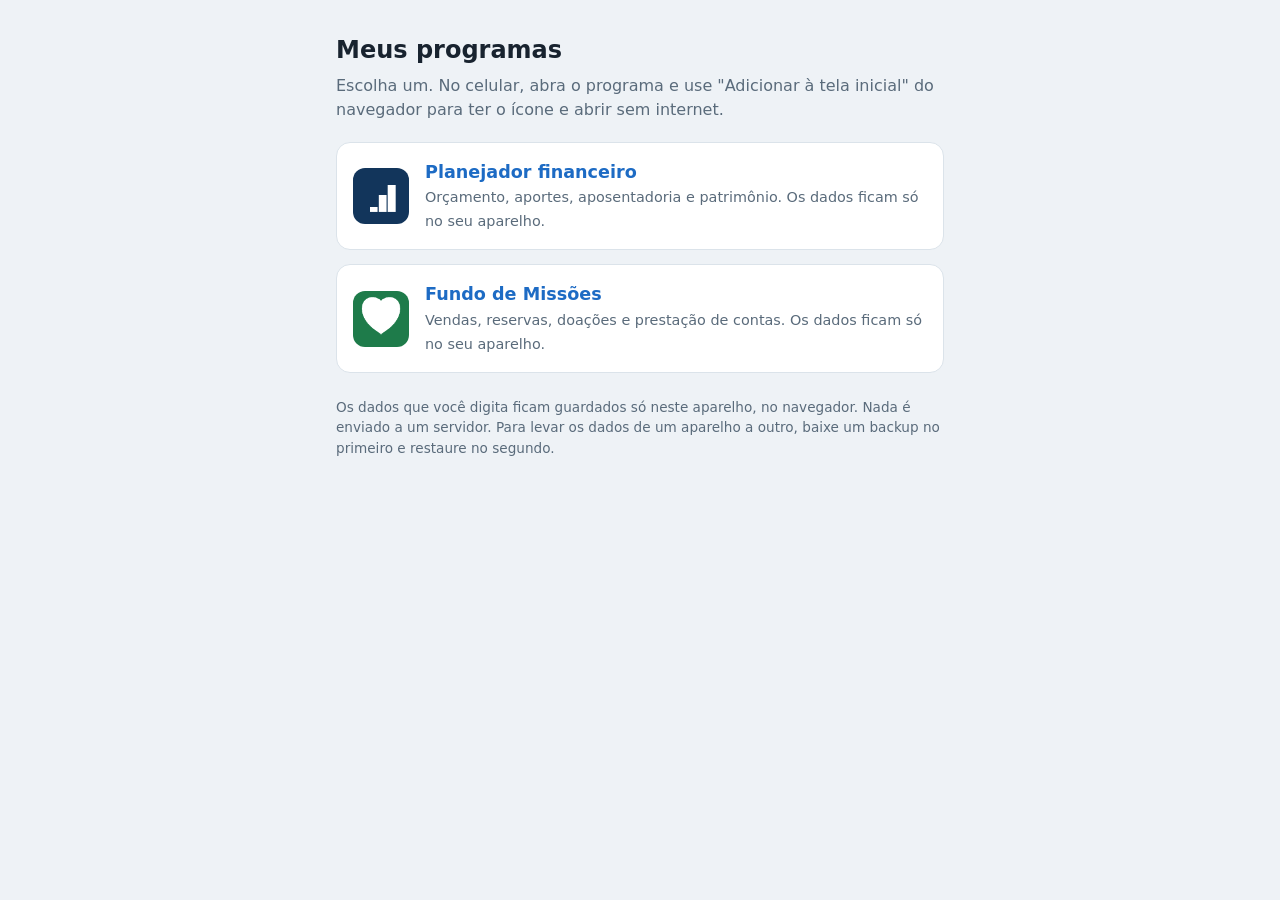
<file: index.html>
<!doctype html>
<html lang="pt-BR">
<head>
  <meta charset="utf-8">
  <meta name="viewport" content="width=device-width, initial-scale=1">
  <meta name="robots" content="noindex, nofollow">
  <title>Meus programas</title>
  <style>
    :root { --fundo: #eef2f6; --cartao: #ffffff; --texto: #18232f; --suave: #5a6b7b; --borda: #dbe3ea; --azul: #1d6bc4; color-scheme: light dark; }
    @media (prefers-color-scheme: dark) { :root { --fundo: #0e1620; --cartao: #16222f; --texto: #e7eef5; --suave: #9fb0c0; --borda: #2a3b4c; --azul: #6aa5ee; } }
    * { box-sizing: border-box; }
    body { margin: 0; background: var(--fundo); color: var(--texto); font: 16px/1.5 system-ui, "Segoe UI", Roboto, sans-serif; }
    main { max-width: 640px; margin: 0 auto; padding: 32px 16px; }
    h1 { margin: 0 0 6px; font-size: 1.5rem; }
    p { margin: 0 0 20px; color: var(--suave); }
    .app { display: flex; gap: 16px; align-items: center; padding: 16px; margin-bottom: 14px; background: var(--cartao); border: 1px solid var(--borda); border-radius: 14px; color: var(--texto); text-decoration: none; }
    .app:hover { border-color: var(--azul); }
    .app:focus-visible { outline: 3px solid var(--azul); outline-offset: 2px; }
    .app img { border-radius: 12px; }
    .app strong { display: block; font-size: 1.1rem; color: var(--azul); }
    .app small { color: var(--suave); font-size: .9rem; }
    .nota { font-size: .85rem; margin-top: 24px; }
  </style>
</head>
<body>
  <main>
    <h1>Meus programas</h1>
    <p>Escolha um. No celular, abra o programa e use "Adicionar à tela inicial" do navegador para ter o ícone e abrir sem internet.</p>
      <a class="app" href="planejador/index.html"><img src="planejador/icone-192.png" alt="" width="56" height="56"><span><strong>Planejador financeiro</strong><small>Orçamento, aportes, aposentadoria e patrimônio. Os dados ficam só no seu aparelho.</small></span></a>
      <a class="app" href="missoes/index.html"><img src="missoes/icone-192.png" alt="" width="56" height="56"><span><strong>Fundo de Missões</strong><small>Vendas, reservas, doações e prestação de contas. Os dados ficam só no seu aparelho.</small></span></a>
    <p class="nota">Os dados que você digita ficam guardados só neste aparelho, no navegador. Nada é enviado a um servidor. Para levar os dados de um aparelho a outro, baixe um backup no primeiro e restaure no segundo.</p>
  </main>
</body>
</html>
</file>
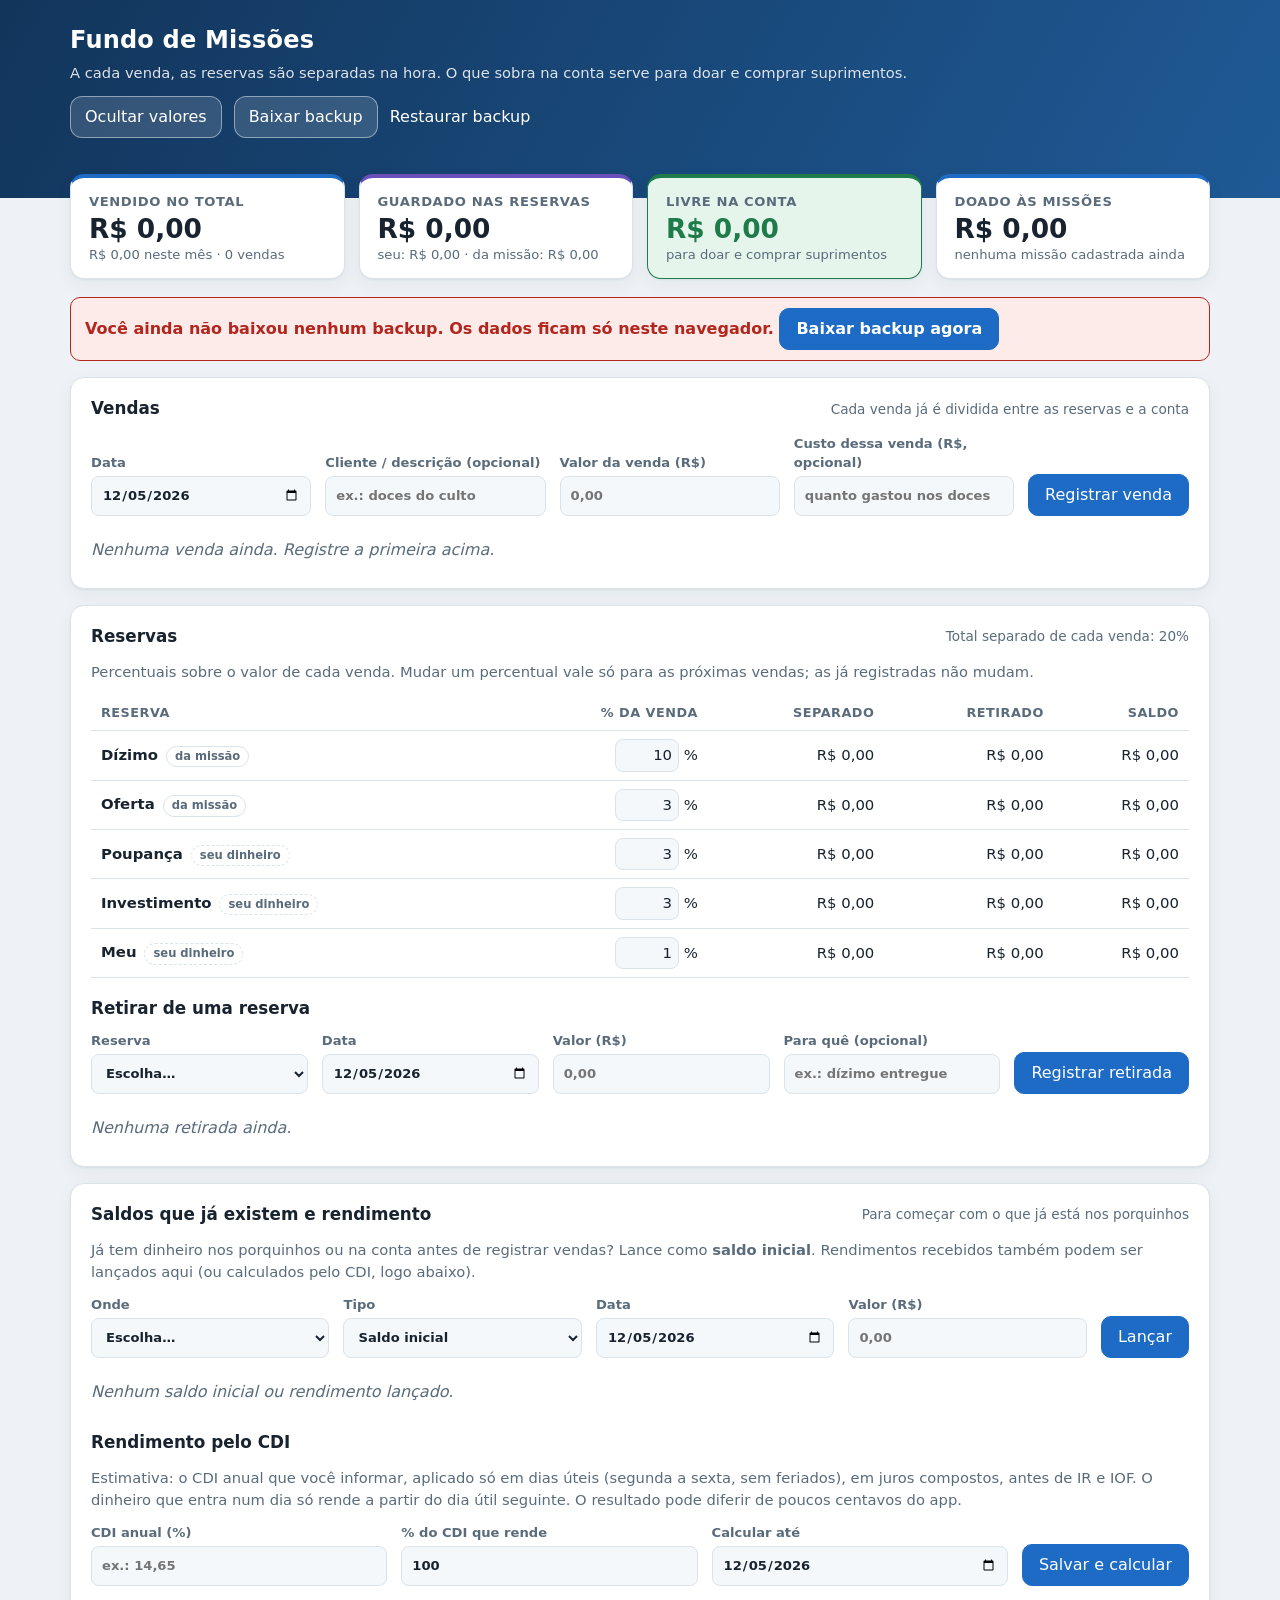
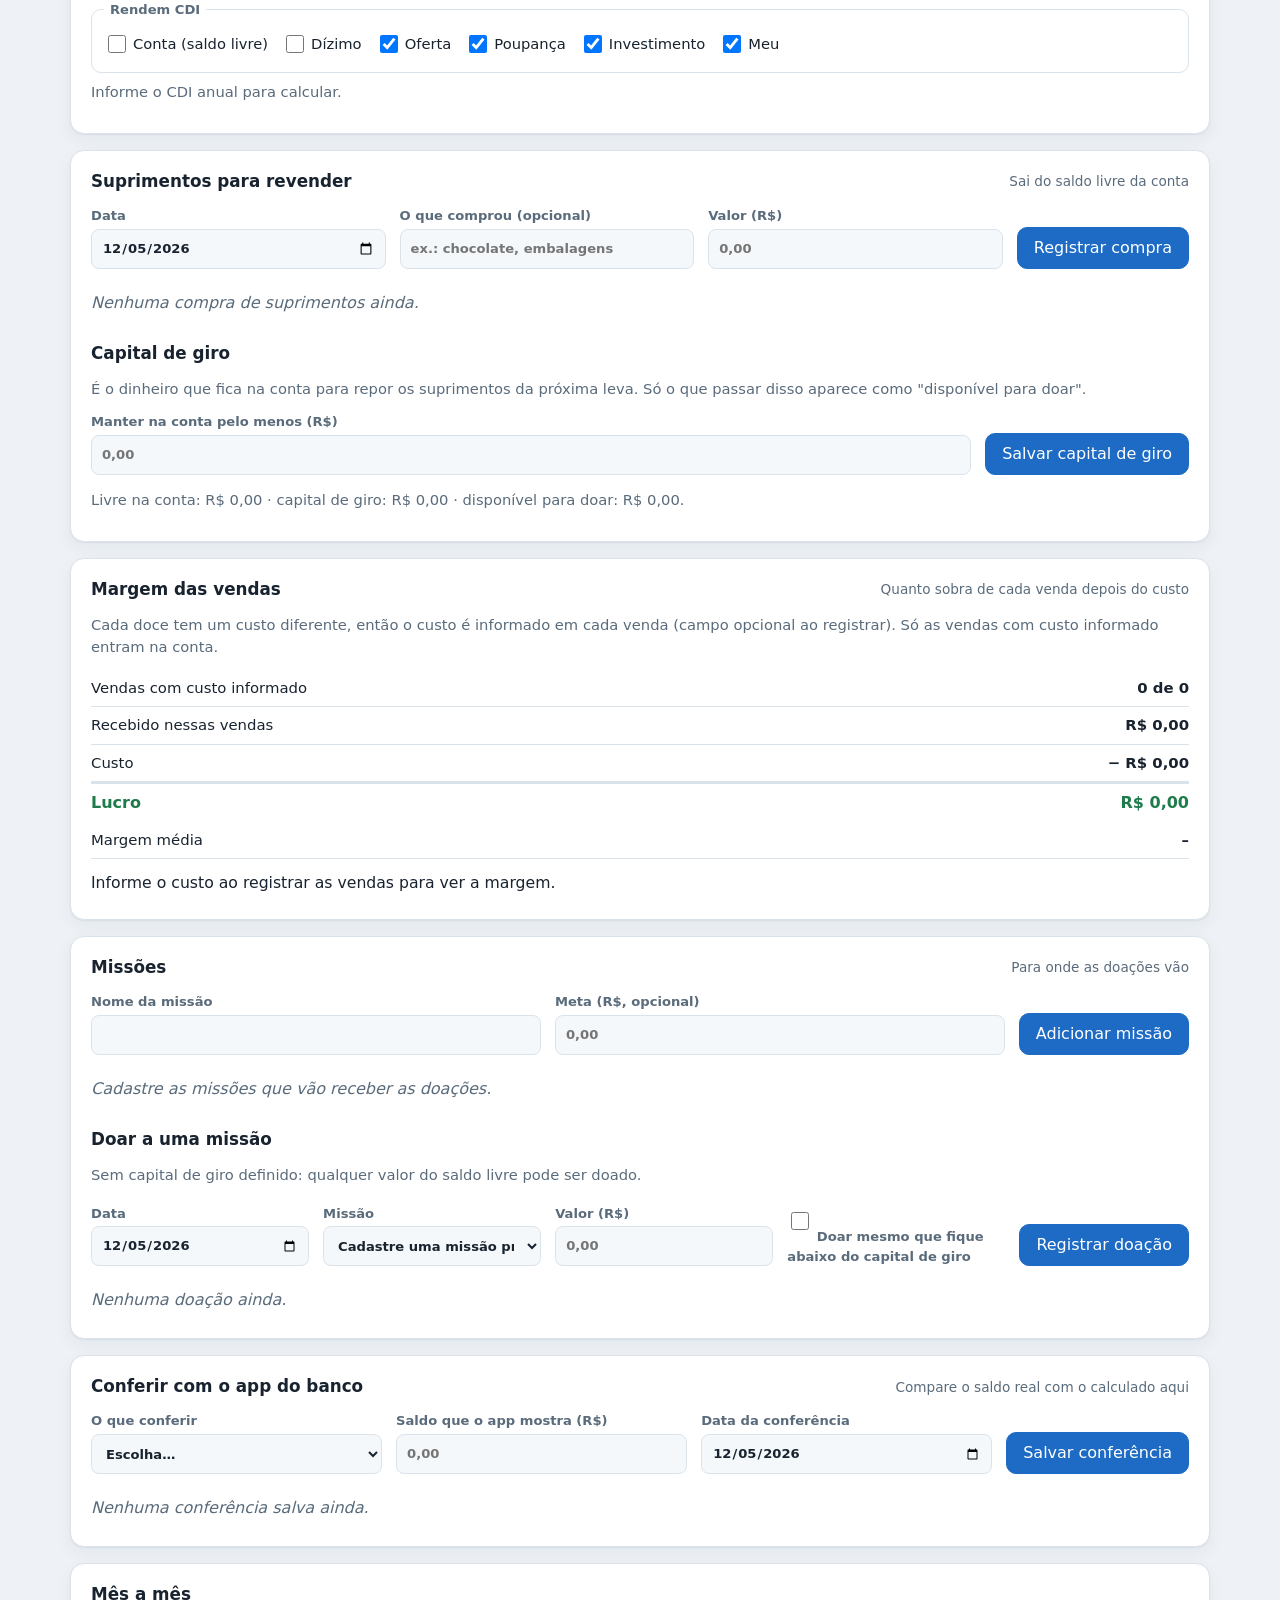
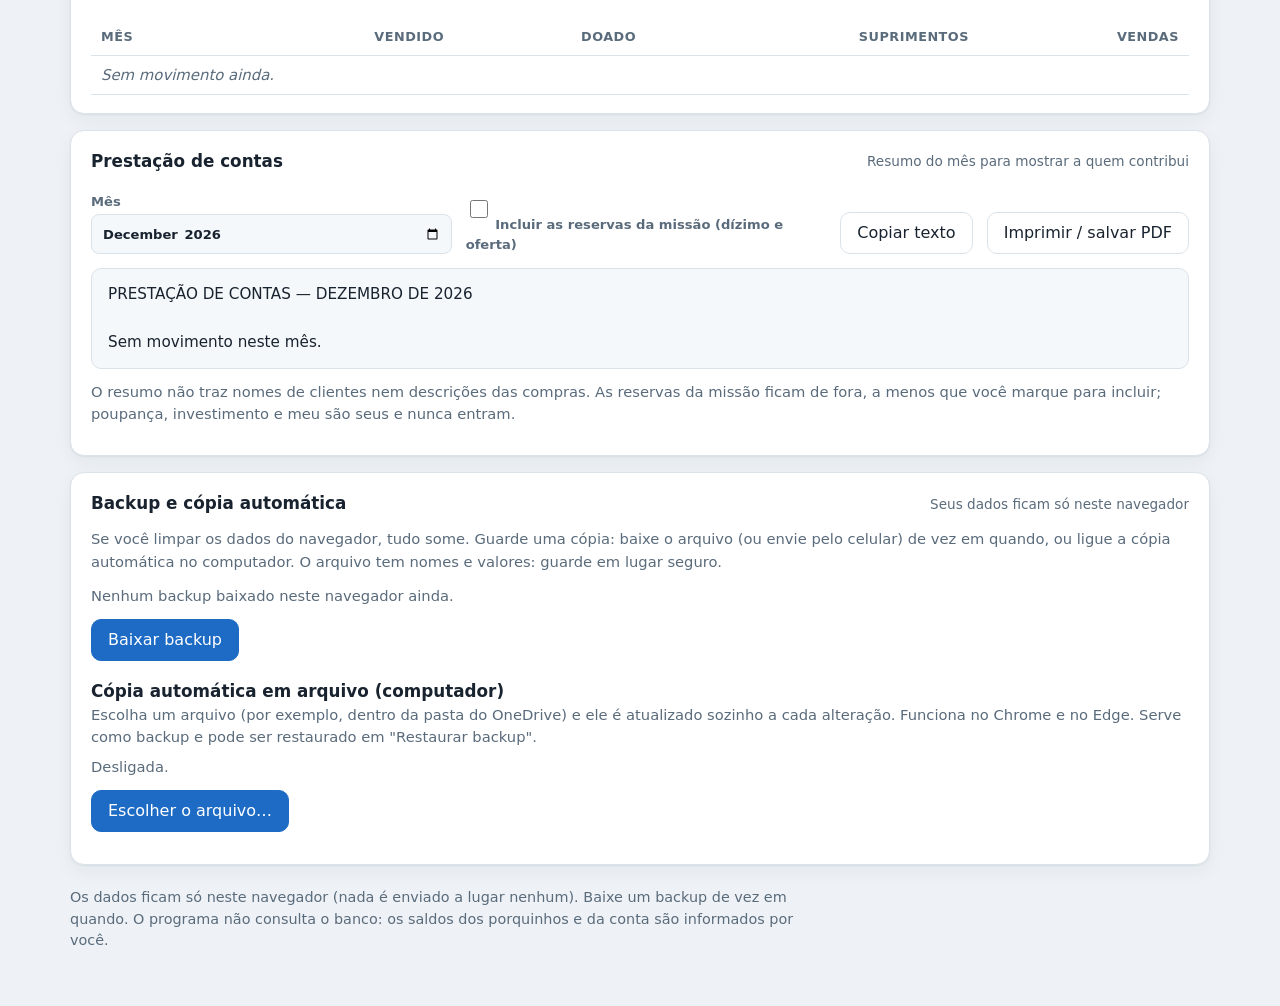
<file: missoes/index.html>
<!doctype html>
<html lang="pt-BR">
<head>
  <meta charset="utf-8">
  <meta name="viewport" content="width=device-width, initial-scale=1">
  <title>Fundo de Missões</title>
  <link rel="stylesheet" href="style.css">
  <link rel="stylesheet" href="missoes.css">
  <link rel="manifest" href="manifest.webmanifest">
  <meta name="theme-color" content="rgb(30,123,74)">
  <link rel="apple-touch-icon" href="icone-192.png">
  <script src="registrar-sw.js" defer></script>
</head>
<body>
  <header class="topo">
    <div class="topo-conteudo">
      <div>
        <h1>Fundo de Missões</h1>
        <p>A cada venda, as reservas são separadas na hora. O que sobra na conta serve para doar e comprar suprimentos.</p>
      </div>
      <div class="topo-acoes">
        <button type="button" id="btn-ocultar" class="ocultar" aria-pressed="false" title="Esconde valores e nomes, por exemplo para apresentar a tela a outras pessoas">Ocultar valores</button>
        <button type="button" id="btn-baixar" class="ocultar" title="Baixa um arquivo com todos os dados">Baixar backup</button>
        <label class="ocultar rotulo-arquivo" title="Restaura os dados de um backup baixado antes">Restaurar backup<input type="file" id="arq-backup" accept=".json,application/json" class="oculto-visual"></label>
      </div>
    </div>
  </header>

  <main>
    <section class="resumo" aria-label="Resumo do fundo" aria-live="polite">
      <article class="kpi">
        <span class="kpi-rotulo">Vendido no total</span>
        <strong id="k-vendido">–</strong>
        <small id="k-vendido-det"></small>
      </article>
      <article class="kpi">
        <span class="kpi-rotulo">Guardado nas reservas</span>
        <strong id="k-reservas">–</strong>
        <small id="k-reservas-det"></small>
      </article>
      <article class="kpi resultado positivo">
        <span class="kpi-rotulo">Livre na conta</span>
        <strong id="k-livre">–</strong>
        <small id="k-livre-det">para doar e comprar suprimentos</small>
      </article>
      <article class="kpi">
        <span class="kpi-rotulo">Doado às missões</span>
        <strong id="k-enviado">–</strong>
        <small id="k-enviado-det"></small>
      </article>
    </section>

    <p id="msg" class="mensagem" role="status" hidden></p>
    <div id="aviso-backup" class="mensagem erro" role="status" hidden>
      <span id="aviso-backup-texto"></span> <button type="button" id="aviso-backup-botao">Baixar backup agora</button>
    </div>

    <section class="cartao" aria-labelledby="t-venda">
      <div class="cartao-topo"><h2 id="t-venda">Vendas</h2><span class="dica">Cada venda já é dividida entre as reservas e a conta</span></div>
      <form id="f-venda" class="formulario" autocomplete="off">
        <label>Data<input type="date" id="e-data" required></label>
        <label>Cliente / descrição (opcional)<input type="text" id="e-origem" maxlength="60" placeholder="ex.: doces do culto"></label>
        <label>Valor da venda (R$)<input type="text" id="e-valor" inputmode="decimal" placeholder="0,00" required></label>
        <label>Custo dessa venda (R$, opcional)<input type="text" id="e-custo" inputmode="decimal" placeholder="quanto gastou nos doces"></label>
        <button type="submit">Registrar venda</button>
      </form>
      <p id="previa" class="nota" aria-live="polite"></p>
      <ul id="entradas" class="mi-lista"></ul>
    </section>

    <section class="cartao" aria-labelledby="t-res">
      <div class="cartao-topo"><h2 id="t-res">Reservas</h2><span id="res-total" class="dica"></span></div>
      <p class="nota">Percentuais sobre o valor de cada venda. Mudar um percentual vale só para as próximas vendas; as já registradas não mudam.</p>
      <div class="tabela-rolagem">
        <table class="mi-tabela">
          <thead><tr><th scope="col">Reserva</th><th scope="col">% da venda</th><th scope="col">Separado</th><th scope="col">Retirado</th><th scope="col">Saldo</th></tr></thead>
          <tbody id="reservas"></tbody>
        </table>
      </div>
      <h3 class="mi-subtitulo">Retirar de uma reserva</h3>
      <form id="f-retirada" class="formulario" autocomplete="off">
        <label>Reserva<select id="r-reserva" required></select></label>
        <label>Data<input type="date" id="r-data" required></label>
        <label>Valor (R$)<input type="text" id="r-valor" inputmode="decimal" placeholder="0,00" required></label>
        <label>Para quê (opcional)<input type="text" id="r-nota" maxlength="60" placeholder="ex.: dízimo entregue"></label>
        <button type="submit">Registrar retirada</button>
      </form>
      <ul id="retiradas" class="mi-lista"></ul>
    </section>

    <section class="cartao" aria-labelledby="t-aj">
      <div class="cartao-topo"><h2 id="t-aj">Saldos que já existem e rendimento</h2><span class="dica">Para começar com o que já está nos porquinhos</span></div>
      <p class="nota">Já tem dinheiro nos porquinhos ou na conta antes de registrar vendas? Lance como <strong>saldo inicial</strong>. Rendimentos recebidos também podem ser lançados aqui (ou calculados pelo CDI, logo abaixo).</p>
      <form id="f-ajuste" class="formulario" autocomplete="off">
        <label>Onde<select id="a-chave" required></select></label>
        <label>Tipo<select id="a-tipo"><option value="inicial">Saldo inicial</option><option value="rendimento">Rendimento recebido</option></select></label>
        <label>Data<input type="date" id="a-data" required></label>
        <label>Valor (R$)<input type="text" id="a-valor" inputmode="decimal" placeholder="0,00" required></label>
        <button type="submit">Lançar</button>
      </form>
      <ul id="ajustes" class="mi-lista"></ul>

      <h3 class="mi-subtitulo">Rendimento pelo CDI</h3>
      <p class="nota">Estimativa: o CDI anual que você informar, aplicado só em dias úteis (segunda a sexta, sem feriados), em juros compostos, antes de IR e IOF. O dinheiro que entra num dia só rende a partir do dia útil seguinte. O resultado pode diferir de poucos centavos do app.</p>
      <form id="f-cdi" class="formulario" autocomplete="off">
        <label>CDI anual (%)<input type="text" id="cdi-anual" inputmode="decimal" placeholder="ex.: 14,65"></label>
        <label>% do CDI que rende<input type="text" id="cdi-pct" inputmode="decimal" placeholder="100" value="100"></label>
        <label>Calcular até<input type="date" id="cdi-ate"></label>
        <button type="submit">Salvar e calcular</button>
      </form>
      <fieldset class="mi-rende"><legend>Rendem CDI</legend><div id="rende-marcas"></div></fieldset>
      <div id="cdi-resultado"></div>
    </section>

    <section class="cartao" aria-labelledby="t-sup">
      <div class="cartao-topo"><h2 id="t-sup">Suprimentos para revender</h2><span class="dica">Sai do saldo livre da conta</span></div>
      <form id="f-suprimento" class="formulario" autocomplete="off">
        <label>Data<input type="date" id="s-data" required></label>
        <label>O que comprou (opcional)<input type="text" id="s-desc" maxlength="60" placeholder="ex.: chocolate, embalagens"></label>
        <label>Valor (R$)<input type="text" id="s-valor" inputmode="decimal" placeholder="0,00" required></label>
        <button type="submit">Registrar compra</button>
      </form>
      <ul id="suprimentos" class="mi-lista"></ul>
      <h3 class="mi-subtitulo">Capital de giro</h3>
      <p class="nota">É o dinheiro que fica na conta para repor os suprimentos da próxima leva. Só o que passar disso aparece como "disponível para doar".</p>
      <form id="f-giro" class="formulario" autocomplete="off">
        <label>Manter na conta pelo menos (R$)<input type="text" id="g-valor" inputmode="decimal" placeholder="0,00"></label>
        <button type="submit">Salvar capital de giro</button>
      </form>
      <p id="giro-texto" class="nota" role="status"></p>
    </section>

    <section class="cartao" aria-labelledby="t-margem">
      <div class="cartao-topo"><h2 id="t-margem">Margem das vendas</h2><span class="dica">Quanto sobra de cada venda depois do custo</span></div>
      <p class="nota">Cada doce tem um custo diferente, então o custo é informado em cada venda (campo opcional ao registrar). Só as vendas com custo informado entram na conta.</p>
      <ul id="margem" class="composicao"></ul>
      <p id="margem-texto" class="lead-menor" role="status"></p>
    </section>

    <section class="cartao" aria-labelledby="t-missoes">
      <div class="cartao-topo"><h2 id="t-missoes">Missões</h2><span class="dica">Para onde as doações vão</span></div>
      <form id="f-missao" class="formulario" autocomplete="off">
        <label>Nome da missão<input type="text" id="m-nome" maxlength="60" required></label>
        <label>Meta (R$, opcional)<input type="text" id="m-meta" inputmode="decimal" placeholder="0,00"></label>
        <button type="submit">Adicionar missão</button>
      </form>
      <ul id="missoes" class="mi-lista"></ul>
      <h3 class="mi-subtitulo">Doar a uma missão</h3>
      <p id="doar-aviso" class="nota"></p>
      <form id="f-envio" class="formulario" autocomplete="off">
        <label>Data<input type="date" id="v-data" required></label>
        <label>Missão<select id="v-missao" required></select></label>
        <label>Valor (R$)<input type="text" id="v-valor" inputmode="decimal" placeholder="0,00" required></label>
        <label class="mi-marca-linha"><span><input type="checkbox" id="v-mesmo"> Doar mesmo que fique abaixo do capital de giro</span></label>
        <button type="submit">Registrar doação</button>
      </form>
      <ul id="envios" class="mi-lista"></ul>
    </section>

    <section class="cartao" aria-labelledby="t-conf">
      <div class="cartao-topo"><h2 id="t-conf">Conferir com o app do banco</h2><span class="dica">Compare o saldo real com o calculado aqui</span></div>
      <form id="f-conf" class="formulario" autocomplete="off">
        <label>O que conferir<select id="c-chave" required></select></label>
        <label>Saldo que o app mostra (R$)<input type="text" id="c-valor" inputmode="decimal" placeholder="0,00"></label>
        <label>Data da conferência<input type="date" id="c-data"></label>
        <button type="submit">Salvar conferência</button>
      </form>
      <ul id="conferencias" class="mi-lista"></ul>
    </section>

    <section class="cartao" aria-labelledby="t-meses">
      <div class="cartao-topo"><h2 id="t-meses">Mês a mês</h2></div>
      <div class="tabela-rolagem">
        <table class="mi-tabela">
          <thead><tr><th scope="col">Mês</th><th scope="col">Vendido</th><th scope="col">Doado</th><th scope="col">Suprimentos</th><th scope="col">Vendas</th></tr></thead>
          <tbody id="meses"></tbody>
        </table>
      </div>
    </section>

    <section class="cartao" id="sec-prestacao" aria-labelledby="t-prest">
      <div class="cartao-topo"><h2 id="t-prest">Prestação de contas</h2><span class="dica">Resumo do mês para mostrar a quem contribui</span></div>
      <div class="formulario">
        <label>Mês<input type="month" id="pc-mes"></label>
        <label class="mi-marca-linha"><span><input type="checkbox" id="pc-reservas"> Incluir as reservas da missão (dízimo e oferta)</span></label>
        <button type="button" id="pc-copiar" class="secundario">Copiar texto</button>
        <button type="button" id="pc-imprimir" class="secundario">Imprimir / salvar PDF</button>
      </div>
      <p id="pc-aviso" class="nota" role="status"></p>
      <pre id="pc-texto" class="mi-relatorio" aria-label="Prestação de contas do mês"></pre>
      <p class="nota">O resumo não traz nomes de clientes nem descrições das compras. As reservas da missão ficam de fora, a menos que você marque para incluir; poupança, investimento e meu são seus e nunca entram.</p>
    </section>

    <section class="cartao" aria-labelledby="t-bk">
      <div class="cartao-topo"><h2 id="t-bk">Backup e cópia automática</h2><span class="dica">Seus dados ficam só neste navegador</span></div>
      <p class="nota">Se você limpar os dados do navegador, tudo some. Guarde uma cópia: baixe o arquivo (ou envie pelo celular) de vez em quando, ou ligue a cópia automática no computador. O arquivo tem nomes e valores: guarde em lugar seguro.</p>
      <p id="bk-status" class="nota" role="status"></p>
      <div class="formulario">
        <button type="button" id="bk-baixar">Baixar backup</button>
        <button type="button" id="bk-enviar" hidden>Enviar backup…</button>
      </div>
      <div id="bk-copia" hidden>
        <h3 class="mi-subtitulo">Cópia automática em arquivo (computador)</h3>
        <p class="nota">Escolha um arquivo (por exemplo, dentro da pasta do OneDrive) e ele é atualizado sozinho a cada alteração. Funciona no Chrome e no Edge. Serve como backup e pode ser restaurado em "Restaurar backup".</p>
        <p id="bk-copia-texto" class="nota" role="status"></p>
        <div class="formulario">
          <button type="button" id="bk-copia-escolher">Escolher o arquivo…</button>
          <button type="button" id="bk-copia-reativar" hidden>Reativar</button>
          <button type="button" id="bk-copia-desligar" class="secundario" hidden>Desligar</button>
        </div>
      </div>
    </section>

    <p class="aviso">Os dados ficam só neste navegador (nada é enviado a lugar nenhum). Baixe um backup de vez em quando. O programa não consulta o banco: os saldos dos porquinhos e da conta são informados por você.</p>
  </main>

  <script src="calculo.js"></script>
  <script src="copia-automatica.js"></script>
  <script src="app.js"></script>
</body>
</html>
</file>
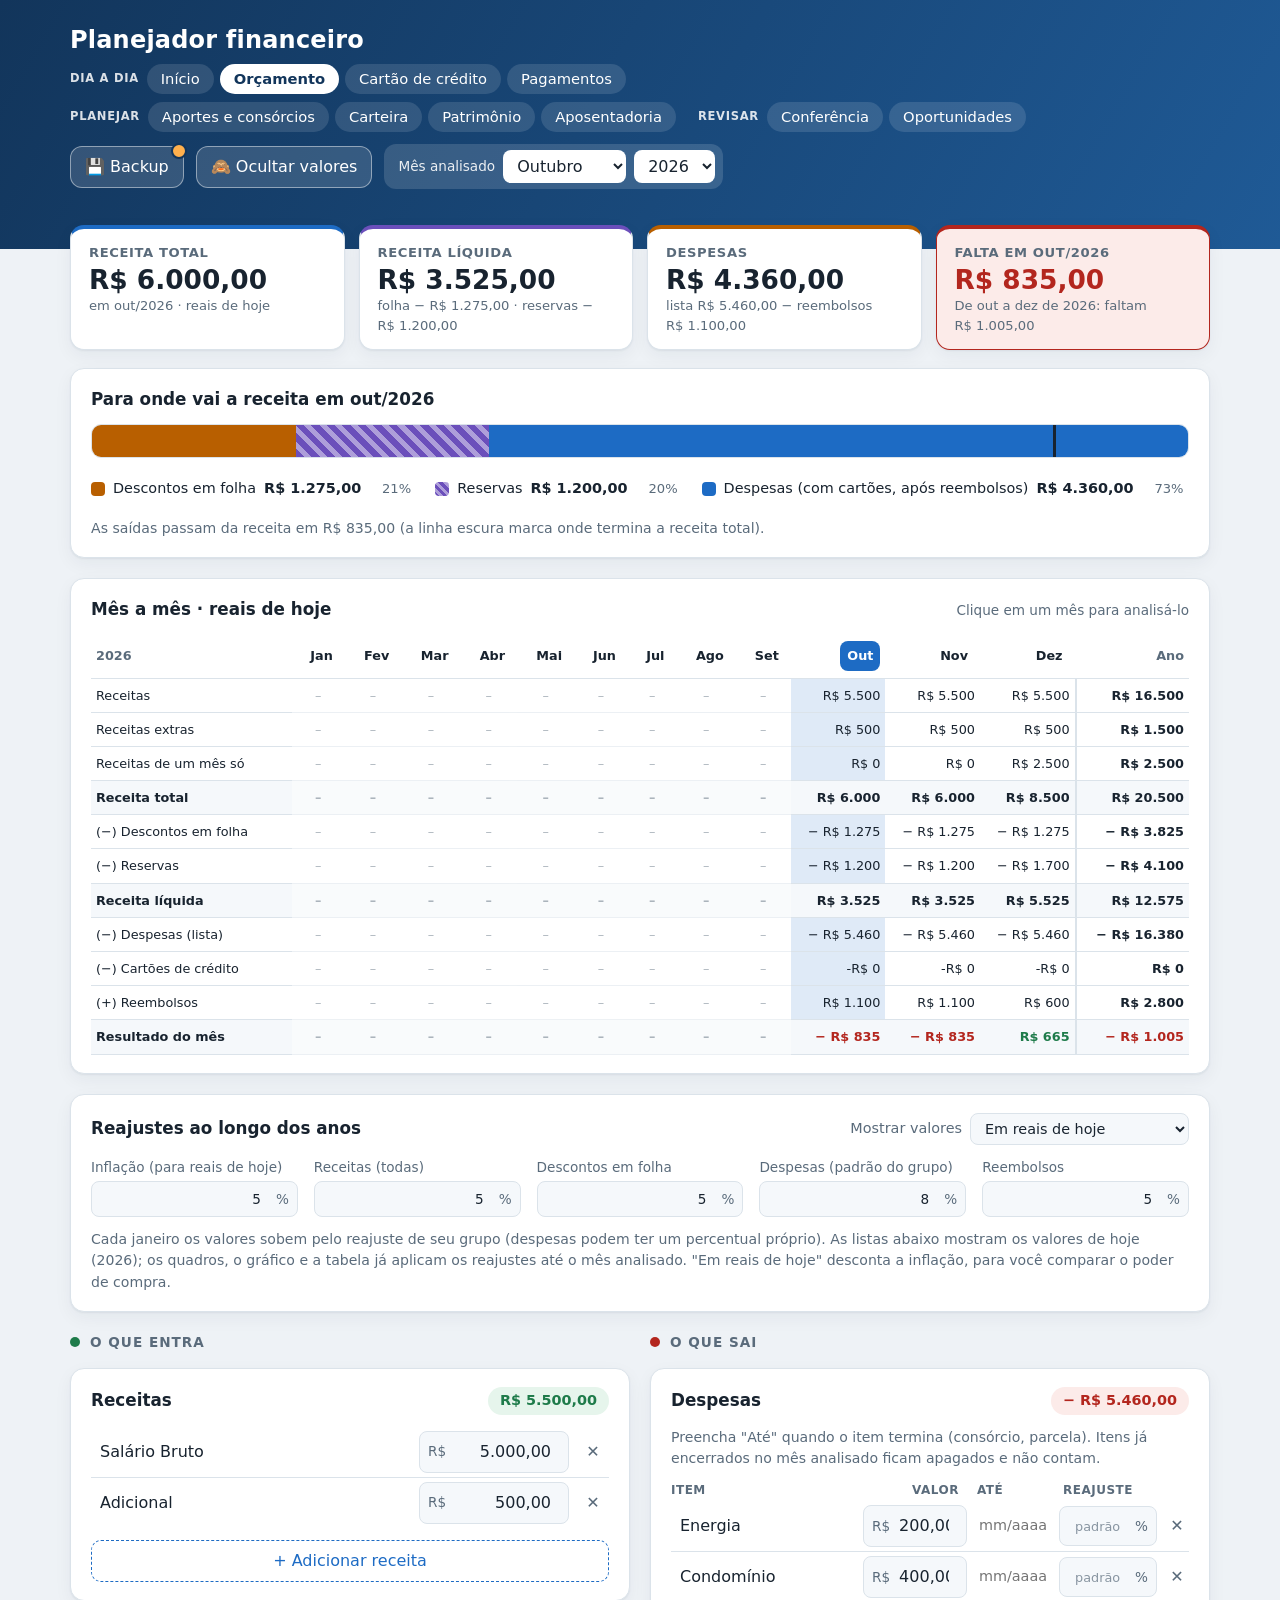
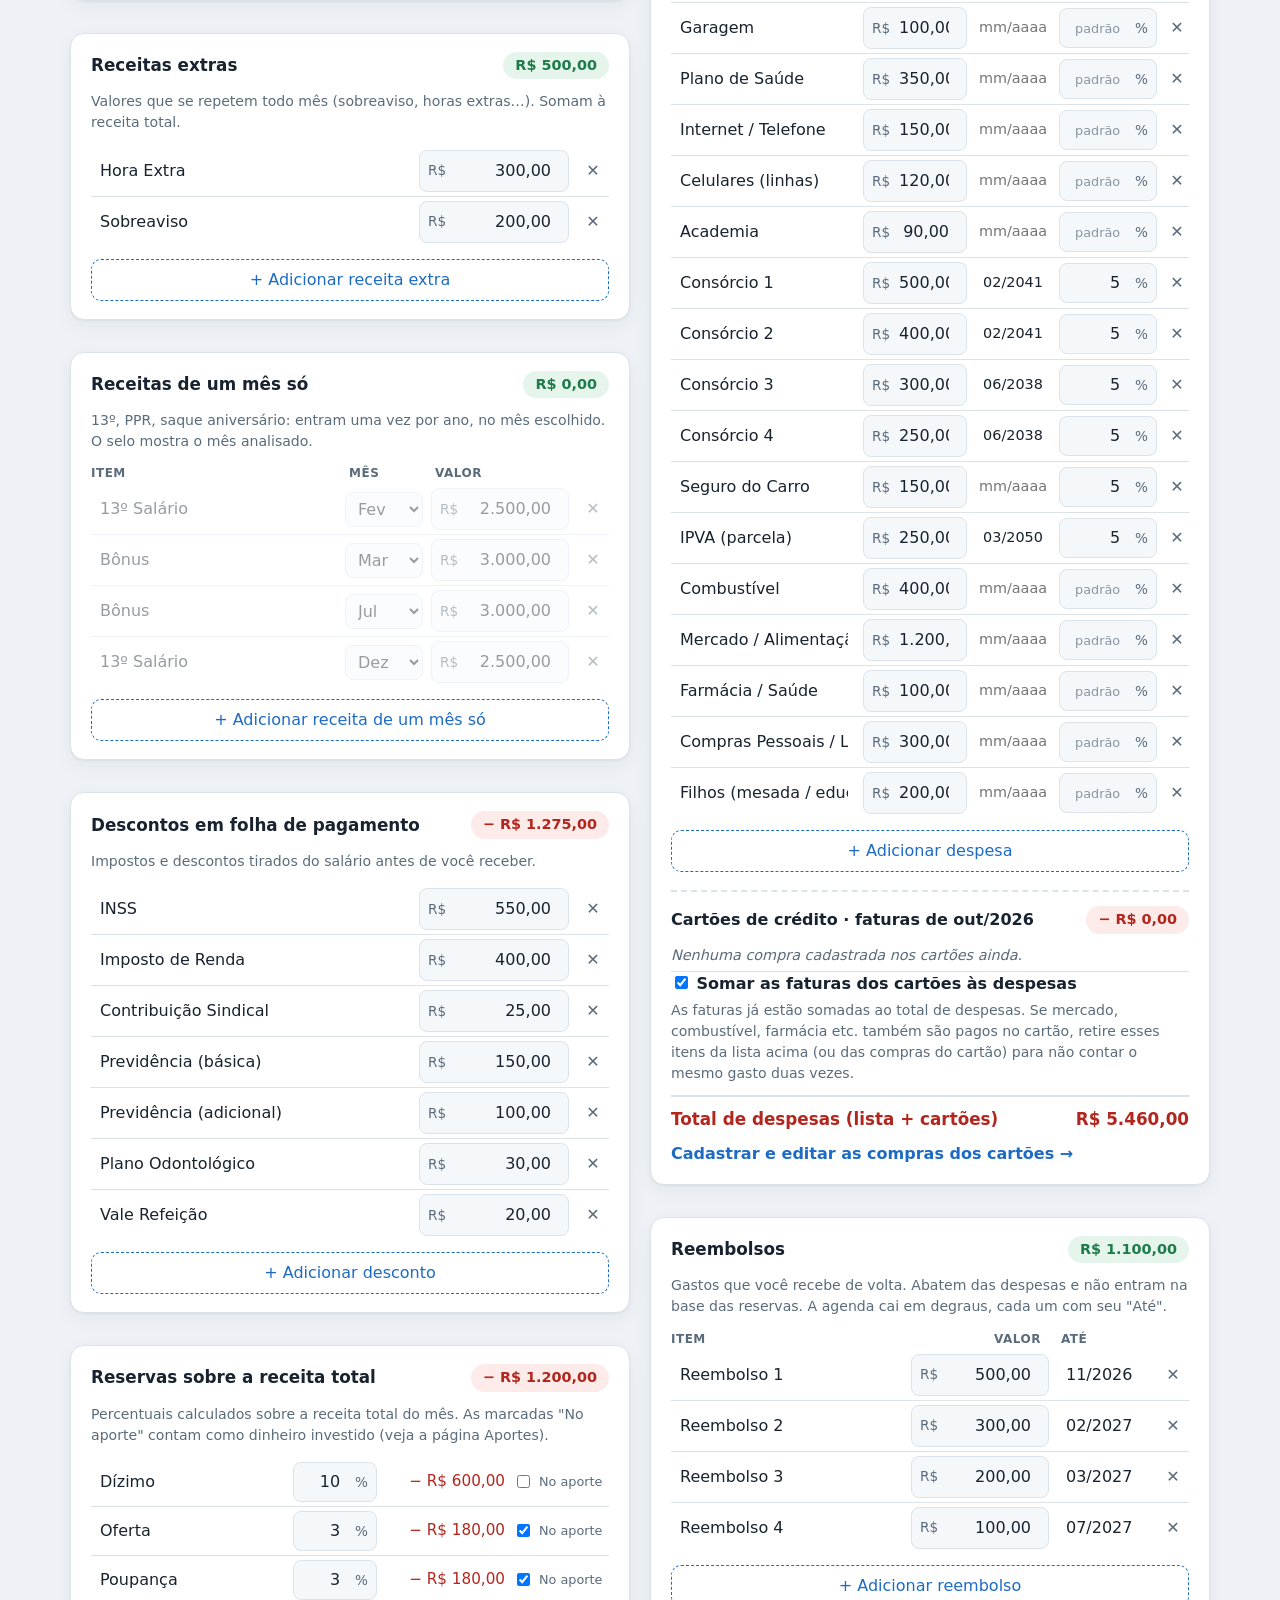
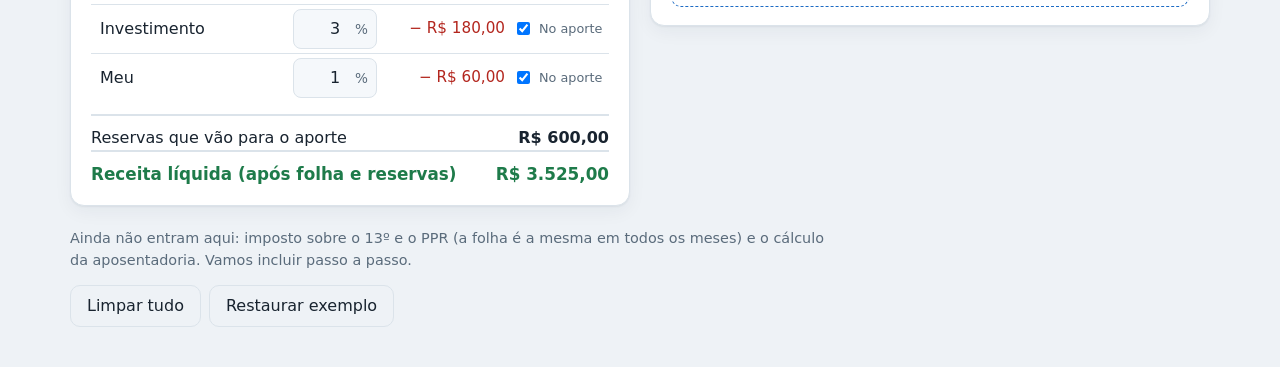
<file: planejador/index.html>
<!doctype html>
<html lang="pt-BR">
<head>
  <meta charset="utf-8">
  <meta name="viewport" content="width=device-width, initial-scale=1">
  <title>Planejador - Receitas e Despesas</title>
  <link rel="stylesheet" href="style.css">
  <link rel="manifest" href="manifest.webmanifest">
  <meta name="theme-color" content="rgb(18,53,91)">
  <link rel="apple-touch-icon" href="icone-192.png">
  <script src="registrar-sw.js" defer></script>
</head>
<body>
  <header class="topo">
    <div class="topo-conteudo">
      <div>
        <h1>Planejador financeiro</h1>
        <nav class="paginas" aria-label="Páginas">
          <div class="grupo-menu" role="group" aria-label="Dia a dia">
            <span class="grupo-rotulo" aria-hidden="true">Dia a dia</span>
            <a href="inicio.html">Início</a>
            <a href="index.html" aria-current="page">Orçamento</a>
            <a href="cartao.html">Cartão de crédito</a>
            <a href="pagamentos.html">Pagamentos</a>
          </div>
          <div class="grupo-menu" role="group" aria-label="Planejar">
            <span class="grupo-rotulo" aria-hidden="true">Planejar</span>
            <a href="aportes.html">Aportes e consórcios</a>
            <a href="carteira.html">Carteira</a>
            <a href="patrimonio.html">Patrimônio</a>
            <a href="aposentadoria.html">Aposentadoria</a>
          </div>
          <div class="grupo-menu" role="group" aria-label="Revisar">
            <span class="grupo-rotulo" aria-hidden="true">Revisar</span>
            <a href="conferencia.html">Conferência</a>
            <a href="oportunidades.html">Oportunidades</a>
          </div>
        </nav>
      </div>
      <div class="topo-acoes">
        <button type="button" id="btn-ocultar" class="ocultar" aria-pressed="false" title="Esconde todos os valores em reais, por exemplo para apresentar a tela a outras pessoas">Ocultar valores</button>
        <div class="seletor-mes">
          <span id="rotulo-mes">Mês analisado</span>
          <select id="sel-mes" aria-labelledby="rotulo-mes"></select>
          <select id="sel-ano" aria-label="Ano analisado"></select>
        </div>
      </div>
    </div>
  </header>

  <main>
    <section class="resumo" aria-label="Resumo do mês" aria-live="polite">
      <article class="kpi">
        <span class="kpi-rotulo">Receita total</span>
        <strong id="total-receitas">R$ 0,00</strong>
        <small id="detalhe-receitas">tudo que entra no mês</small>
      </article>
      <article class="kpi">
        <span class="kpi-rotulo">Receita líquida</span>
        <strong id="total-liquida">R$ 0,00</strong>
        <small id="detalhe-liquida">após folha e reservas</small>
      </article>
      <article class="kpi">
        <span class="kpi-rotulo">Despesas</span>
        <strong id="total-despesas">R$ 0,00</strong>
        <small id="detalhe-despesas"></small>
      </article>
      <article class="kpi resultado" id="caixa-sobra">
        <span class="kpi-rotulo" id="rotulo-sobra">Sobra por mês</span>
        <strong id="total-sobra">R$ 0,00</strong>
        <small id="total-ano"></small>
      </article>
    </section>

    <section class="cartao fluxo" aria-labelledby="titulo-fluxo">
      <div class="cartao-topo"><h2 id="titulo-fluxo">Para onde vai a receita</h2></div>
      <div id="barra" class="barra" role="img" aria-label=""></div>
      <ul id="legenda" class="legenda"></ul>
      <p id="barra-nota" class="nota"></p>
    </section>

    <section class="cartao mensal" aria-labelledby="titulo-mensal">
      <div class="cartao-topo">
        <h2 id="titulo-mensal">Mês a mês</h2>
        <span class="dica">Clique em um mês para analisá-lo</span>
      </div>
      <div class="tabela-rolagem"><table id="tabela-mensal" class="tabela"></table></div>
    </section>

    <section class="cartao reajustes" aria-labelledby="titulo-reajustes">
      <div class="cartao-topo">
        <h2 id="titulo-reajustes">Reajustes ao longo dos anos</h2>
        <label class="modo">Mostrar valores
          <select id="sel-modo" aria-label="Tipo de valor mostrado">
            <option value="real">Em reais de hoje</option>
            <option value="nominal">Nominais (com reajuste)</option>
          </select>
        </label>
      </div>
      <div id="campos-reajuste" class="campos-reajuste"></div>
      <p class="nota">Cada janeiro os valores sobem pelo reajuste de seu grupo (despesas podem ter um percentual próprio). As listas abaixo mostram os valores de hoje (2026); os quadros, o gráfico e a tabela já aplicam os reajustes até o mês analisado. "Em reais de hoje" desconta a inflação, para você comparar o poder de compra.</p>
    </section>

    <div class="colunas">
      <div class="coluna">
        <h2 class="grupo"><span class="ponto entra"></span>O que entra</h2>

        <section class="cartao" id="receitas" aria-labelledby="t-receitas">
          <div class="cartao-topo">
            <h3 id="t-receitas">Receitas</h3>
            <span class="selo" id="selo-receitas"></span>
          </div>
          <div class="linhas" data-lista="receitas"></div>
          <button type="button" class="adicionar" data-add="receitas">+ Adicionar receita</button>
        </section>

        <section class="cartao" id="extras" aria-labelledby="t-extras">
          <div class="cartao-topo">
            <h3 id="t-extras">Receitas extras</h3>
            <span class="selo" id="selo-extras"></span>
          </div>
          <p class="nota">Valores que se repetem todo mês (sobreaviso, horas extras…). Somam à receita total.</p>
          <div class="linhas" data-lista="extras"></div>
          <button type="button" class="adicionar" data-add="extras">+ Adicionar receita extra</button>
        </section>

        <section class="cartao" id="unicas" aria-labelledby="t-unicas">
          <div class="cartao-topo">
            <h3 id="t-unicas">Receitas de um mês só</h3>
            <span class="selo" id="selo-unicas"></span>
          </div>
          <p class="nota">13º, PPR, saque aniversário: entram uma vez por ano, no mês escolhido. O selo mostra o mês analisado.</p>
          <div class="linhas" data-lista="unicas"></div>
          <button type="button" class="adicionar" data-add="unicas">+ Adicionar receita de um mês só</button>
        </section>

        <section class="cartao" id="folha" aria-labelledby="t-folha">
          <div class="cartao-topo">
            <h3 id="t-folha">Descontos em folha de pagamento</h3>
            <span class="selo sai" id="selo-folha"></span>
          </div>
          <p class="nota">Impostos e descontos tirados do salário antes de você receber.</p>
          <div class="linhas" data-lista="folha"></div>
          <button type="button" class="adicionar" data-add="folha">+ Adicionar desconto</button>
        </section>

        <section class="cartao" id="reservas" aria-labelledby="t-reservas">
          <div class="cartao-topo">
            <h3 id="t-reservas">Reservas sobre a receita total</h3>
            <span class="selo sai" id="selo-reservas"></span>
          </div>
          <p class="nota">Percentuais calculados sobre a receita total do mês. As marcadas "No aporte" contam como dinheiro investido (veja a página Aportes).</p>
          <div class="linhas" data-lista="reservas"></div>
          <div class="total-linha"><span>Reservas que vão para o aporte</span><strong id="aporte-card">R$ 0,00</strong></div>
          <div class="total-linha destaque"><span>Receita líquida (após folha e reservas)</span><strong id="liquida-card">R$ 0,00</strong></div>
        </section>
      </div>

      <div class="coluna">
        <h2 class="grupo"><span class="ponto sai"></span>O que sai</h2>

        <section class="cartao" id="despesas" aria-labelledby="t-despesas">
          <div class="cartao-topo">
            <h3 id="t-despesas">Despesas</h3>
            <span class="selo sai" id="selo-despesas"></span>
          </div>
          <p class="nota">Preencha "Até" quando o item termina (consórcio, parcela). Itens já encerrados no mês analisado ficam apagados e não contam.</p>
          <div class="linhas" data-lista="despesas"></div>
          <button type="button" class="adicionar" data-add="despesas">+ Adicionar despesa</button>

          <div class="cartoes-resumo" id="cartoes-resumo">
            <div class="cartoes-topo"><strong id="cr-titulo">Cartões de crédito</strong><span class="selo sai" id="cr-selo"></span></div>
            <ul id="cr-lista" class="composicao"></ul>
            <label class="check cr-check"><input type="checkbox" id="cr-somar"> <span>Somar as faturas dos cartões às despesas</span></label>
            <p class="nota" id="cr-nota"></p>
            <div class="total-linha destaque-ruim"><span>Total de despesas (lista + cartões)</span><strong id="cr-total"></strong></div>
            <a class="link-pagina" href="cartao.html">Cadastrar e editar as compras dos cartões →</a>
          </div>
        </section>

        <section class="cartao" id="reembolsos" aria-labelledby="t-reembolsos">
          <div class="cartao-topo">
            <h3 id="t-reembolsos">Reembolsos</h3>
            <span class="selo" id="selo-reembolsos"></span>
          </div>
          <p class="nota">Gastos que você recebe de volta. Abatem das despesas e não entram na base das reservas. A agenda cai em degraus, cada um com seu "Até".</p>
          <div class="linhas" data-lista="reembolsos"></div>
          <button type="button" class="adicionar" data-add="reembolsos">+ Adicionar reembolso</button>
        </section>
      </div>
    </div>

    <p class="aviso">Ainda não entram aqui: imposto sobre o 13º e o PPR (a folha é a mesma em todos os meses) e o cálculo da aposentadoria. Vamos incluir passo a passo.</p>

    <div class="rodape">
      <button type="button" class="secundario" id="limpar">Limpar tudo</button>
      <button type="button" class="secundario" id="restaurar">Restaurar exemplo</button>
    </div>
  </main>

  <script src="copia-automatica.js"></script>
  <script src="exemplo-publico.js"></script>
  <script src="comum.js"></script>
  <script src="app.js"></script>
</body>
</html>
</file>
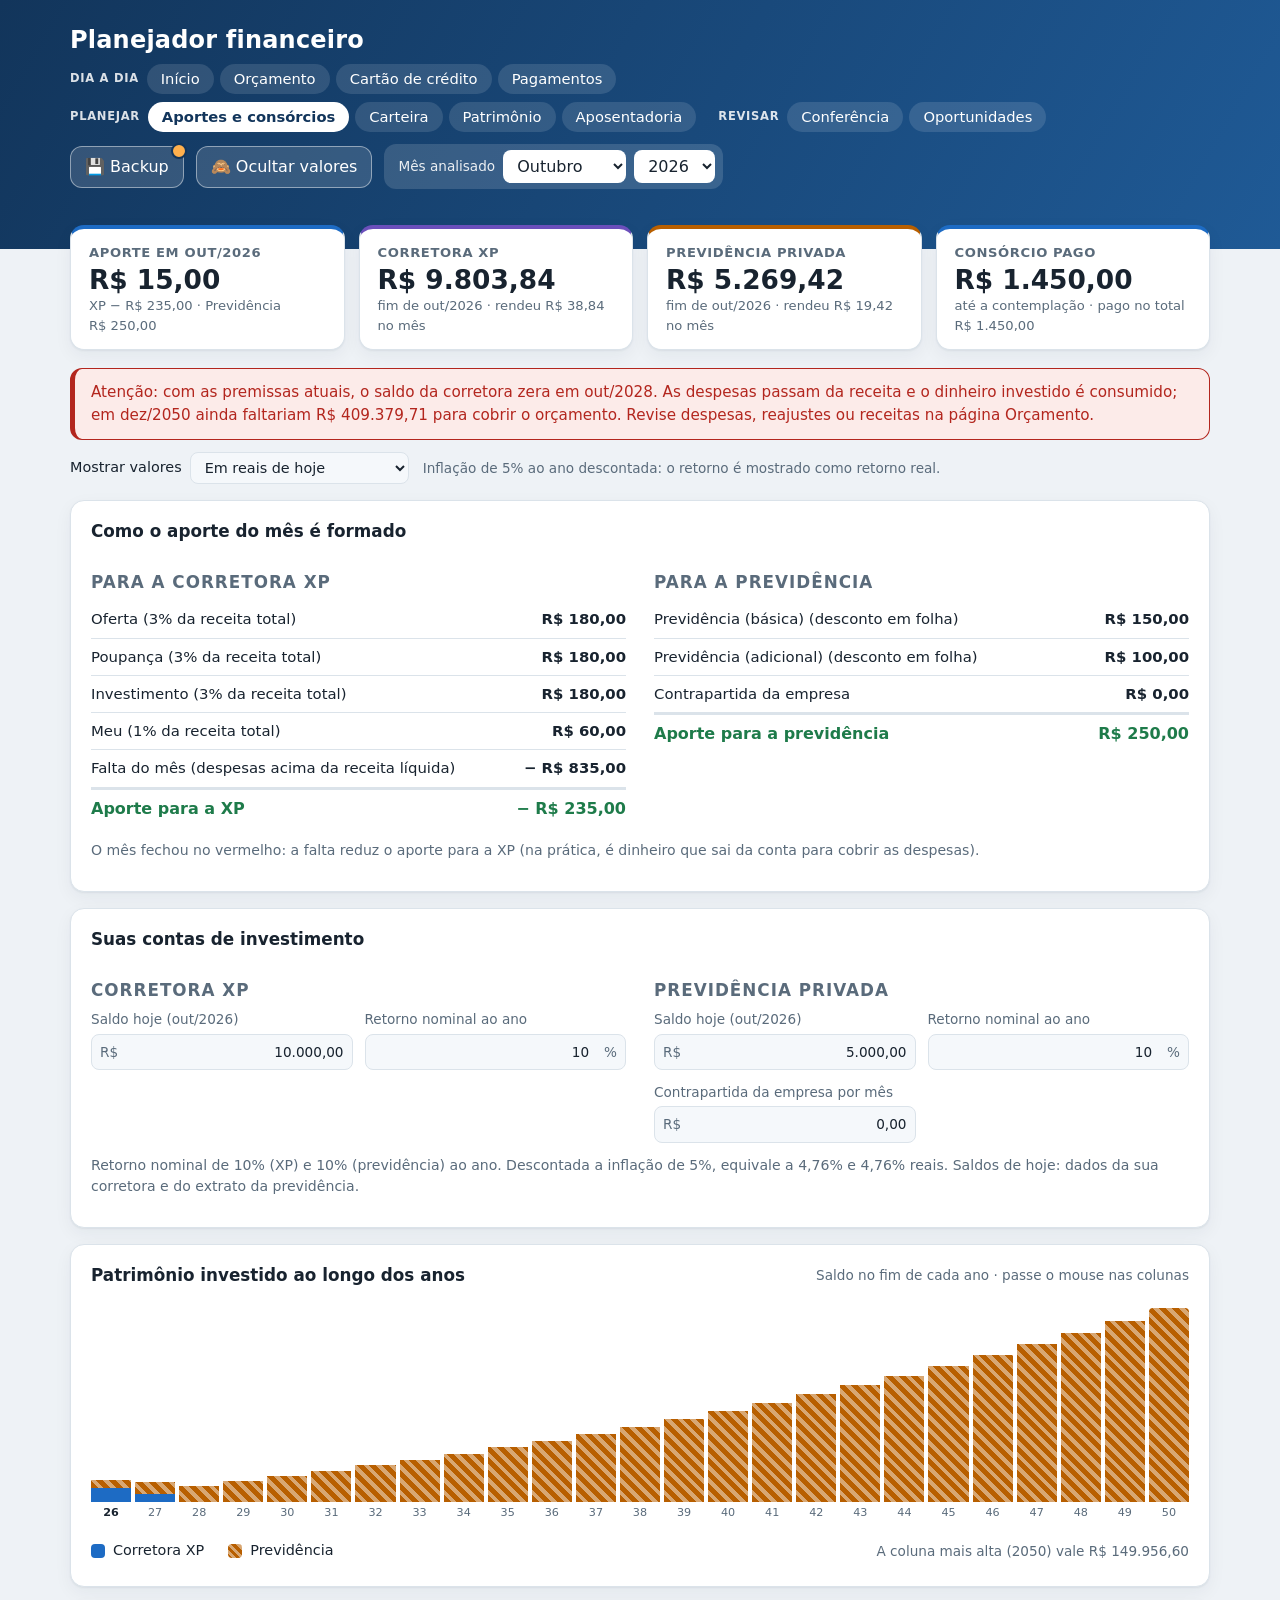
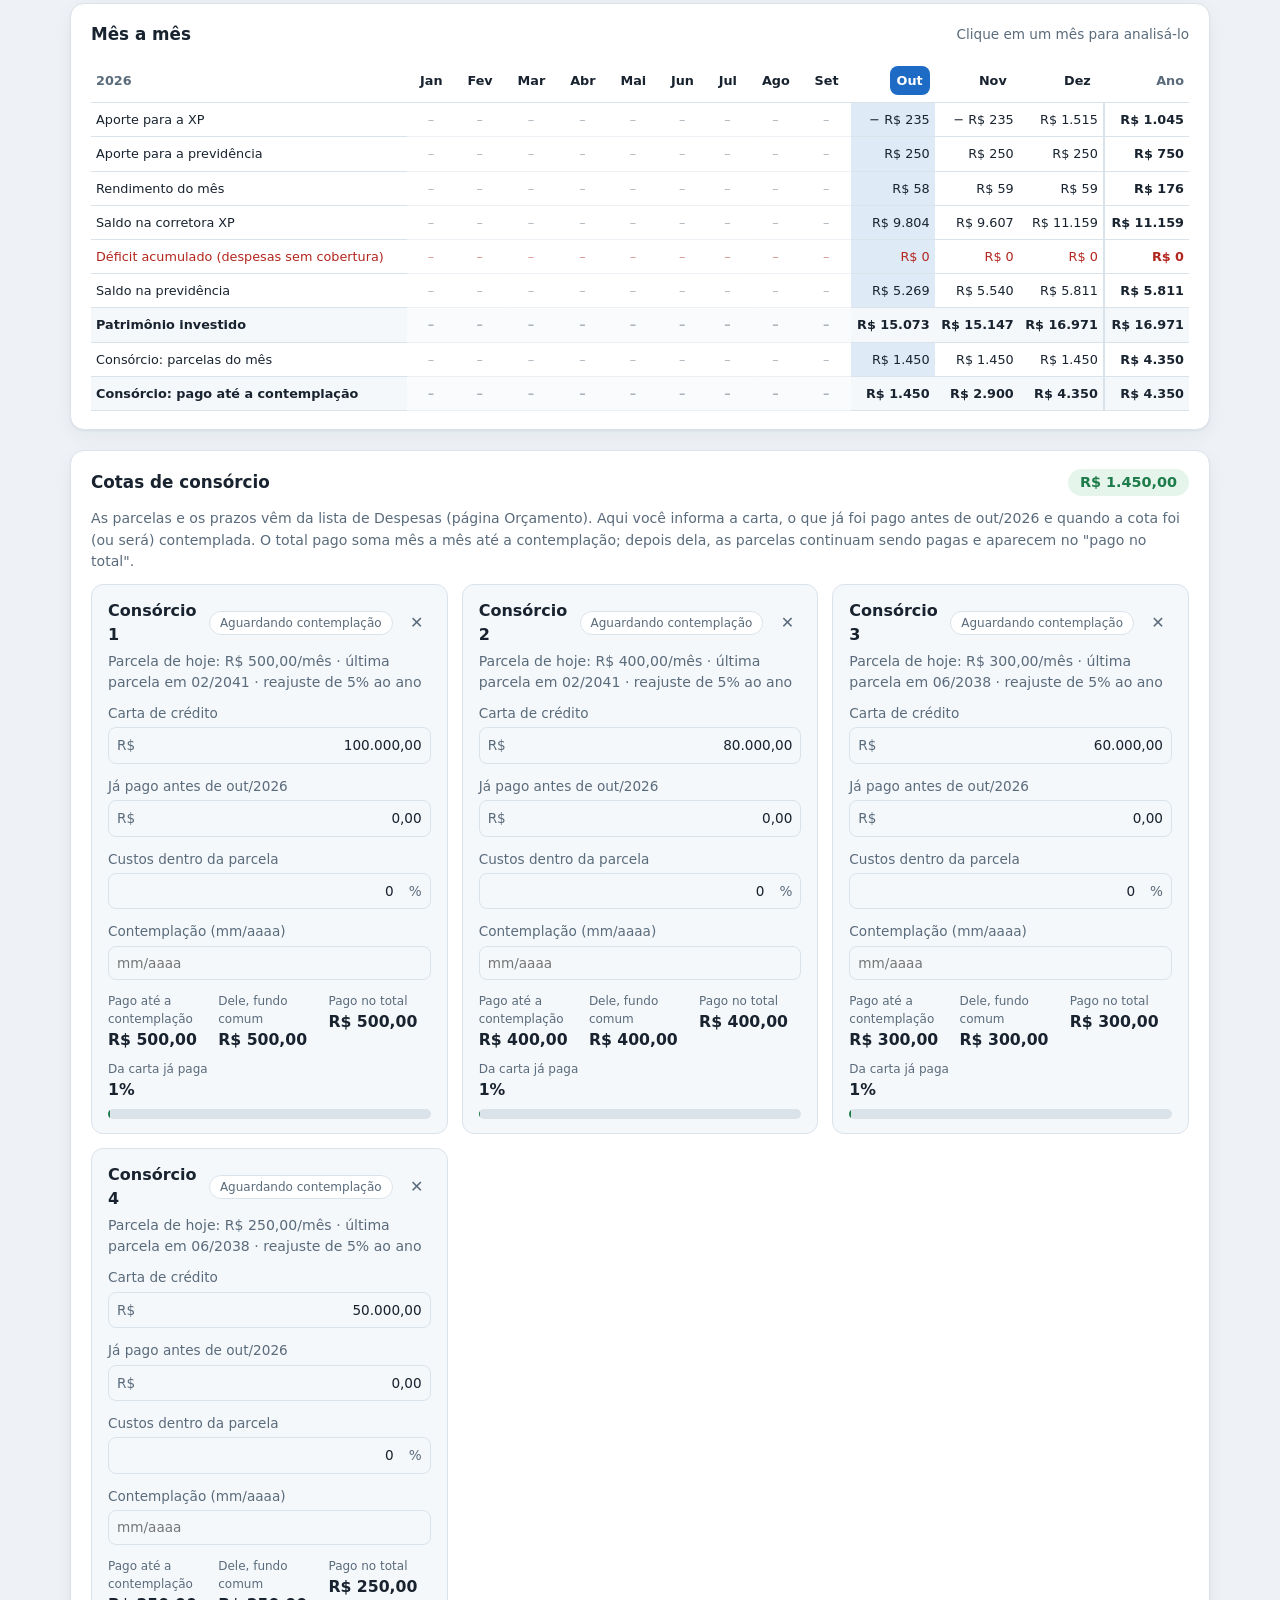
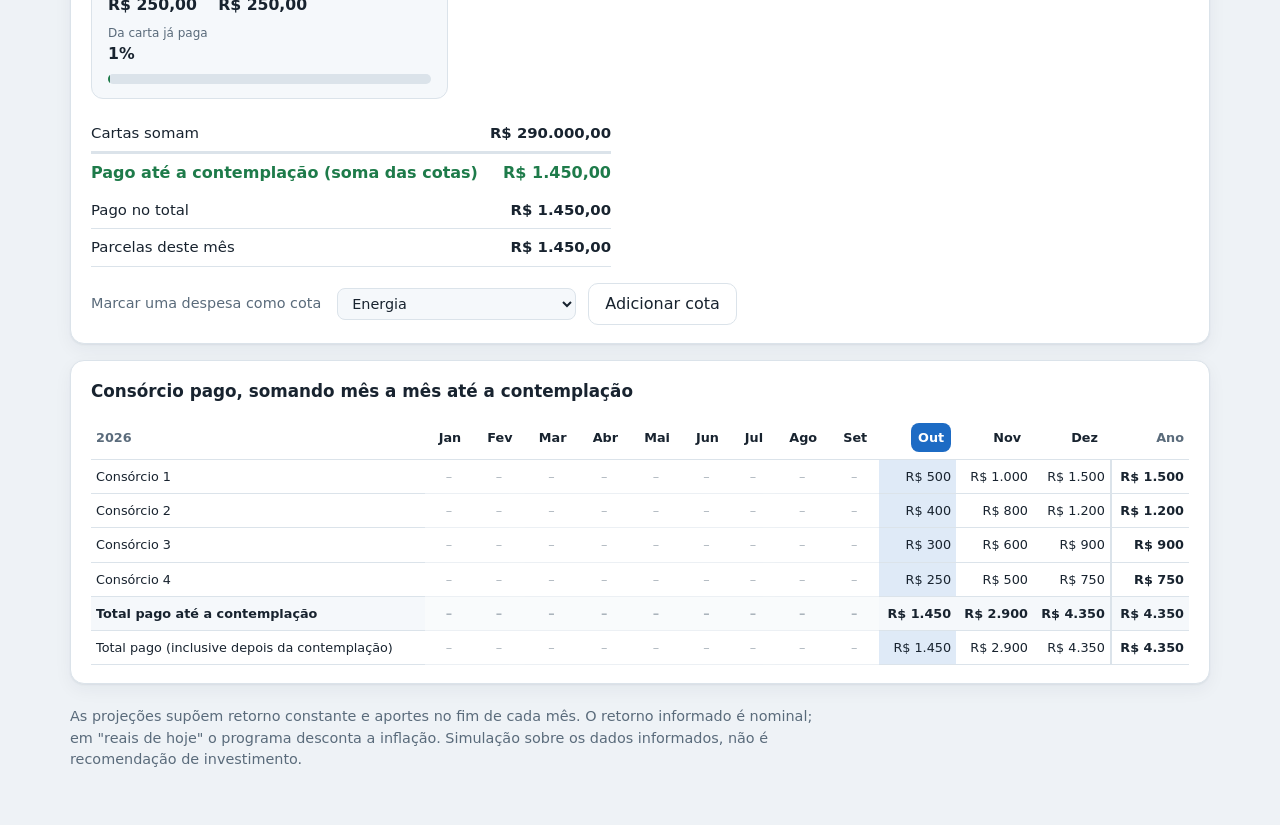
<file: planejador/aportes.html>
<!doctype html>
<html lang="pt-BR">
<head>
  <meta charset="utf-8">
  <meta name="viewport" content="width=device-width, initial-scale=1">
  <title>Planejador - Aportes e Consórcios</title>
  <link rel="stylesheet" href="style.css">
  <link rel="manifest" href="manifest.webmanifest">
  <meta name="theme-color" content="rgb(18,53,91)">
  <link rel="apple-touch-icon" href="icone-192.png">
  <script src="registrar-sw.js" defer></script>
</head>
<body>
  <header class="topo">
    <div class="topo-conteudo">
      <div>
        <h1>Planejador financeiro</h1>
        <nav class="paginas" aria-label="Páginas">
          <div class="grupo-menu" role="group" aria-label="Dia a dia">
            <span class="grupo-rotulo" aria-hidden="true">Dia a dia</span>
            <a href="inicio.html">Início</a>
            <a href="index.html">Orçamento</a>
            <a href="cartao.html">Cartão de crédito</a>
            <a href="pagamentos.html">Pagamentos</a>
          </div>
          <div class="grupo-menu" role="group" aria-label="Planejar">
            <span class="grupo-rotulo" aria-hidden="true">Planejar</span>
            <a href="aportes.html" aria-current="page">Aportes e consórcios</a>
            <a href="carteira.html">Carteira</a>
            <a href="patrimonio.html">Patrimônio</a>
            <a href="aposentadoria.html">Aposentadoria</a>
          </div>
          <div class="grupo-menu" role="group" aria-label="Revisar">
            <span class="grupo-rotulo" aria-hidden="true">Revisar</span>
            <a href="conferencia.html">Conferência</a>
            <a href="oportunidades.html">Oportunidades</a>
          </div>
        </nav>
      </div>
      <div class="topo-acoes">
        <button type="button" id="btn-ocultar" class="ocultar" aria-pressed="false" title="Esconde todos os valores em reais, por exemplo para apresentar a tela a outras pessoas">Ocultar valores</button>
        <div class="seletor-mes">
          <span id="rotulo-mes">Mês analisado</span>
          <select id="sel-mes" aria-labelledby="rotulo-mes"></select>
          <select id="sel-ano" aria-label="Ano analisado"></select>
        </div>
      </div>
    </div>
  </header>

  <main>
    <section class="resumo" aria-label="Resumo dos aportes" aria-live="polite">
      <article class="kpi">
        <span class="kpi-rotulo" id="rot-aporte">Aporte do mês</span>
        <strong id="k-aporte">R$ 0,00</strong>
        <small id="k-aporte-det"></small>
      </article>
      <article class="kpi">
        <span class="kpi-rotulo">Corretora XP</span>
        <strong id="k-xp">R$ 0,00</strong>
        <small id="k-xp-det"></small>
      </article>
      <article class="kpi">
        <span class="kpi-rotulo">Previdência privada</span>
        <strong id="k-prev">R$ 0,00</strong>
        <small id="k-prev-det"></small>
      </article>
      <article class="kpi">
        <span class="kpi-rotulo">Consórcio pago</span>
        <strong id="k-cons">R$ 0,00</strong>
        <small id="k-cons-det"></small>
      </article>
    </section>

    <div id="alerta" class="alerta" role="alert" hidden></div>

    <div class="modo-linha">
      <label class="modo">Mostrar valores
        <select id="sel-modo" aria-label="Tipo de valor mostrado">
          <option value="real">Em reais de hoje</option>
          <option value="nominal">Nominais (com reajuste)</option>
        </select>
      </label>
      <span id="nota-modo" class="dica"></span>
    </div>

    <section class="cartao" aria-labelledby="t-formacao">
      <div class="cartao-topo"><h2 id="t-formacao">Como o aporte do mês é formado</h2></div>
      <div class="duas">
        <div>
          <h3 class="sub">Para a corretora XP</h3>
          <ul id="form-xp" class="composicao"></ul>
        </div>
        <div>
          <h3 class="sub">Para a previdência</h3>
          <ul id="form-prev" class="composicao"></ul>
        </div>
      </div>
      <p class="nota" id="nota-formacao"></p>
    </section>

    <section class="cartao" aria-labelledby="t-contas">
      <div class="cartao-topo"><h2 id="t-contas">Suas contas de investimento</h2></div>
      <div class="duas">
        <div>
          <h3 class="sub">Corretora XP</h3>
          <div id="campos-xp" class="campos"></div>
        </div>
        <div>
          <h3 class="sub">Previdência privada</h3>
          <div id="campos-prev" class="campos"></div>
        </div>
      </div>
      <p class="nota" id="nota-retorno"></p>
    </section>

    <section class="cartao" aria-labelledby="t-evolucao">
      <div class="cartao-topo">
        <h2 id="t-evolucao">Patrimônio investido ao longo dos anos</h2>
        <span class="dica">Saldo no fim de cada ano · passe o mouse nas colunas</span>
      </div>
      <div id="evolucao" class="evolucao" role="img" aria-label=""></div>
      <ul id="legenda-evolucao" class="legenda"></ul>
    </section>

    <section class="cartao mensal" aria-labelledby="t-mensal">
      <div class="cartao-topo">
        <h2 id="t-mensal">Mês a mês</h2>
        <span class="dica">Clique em um mês para analisá-lo</span>
      </div>
      <div class="tabela-rolagem"><table id="tabela-aportes" class="tabela"></table></div>
    </section>

    <section class="cartao" aria-labelledby="t-cotas">
      <div class="cartao-topo">
        <h2 id="t-cotas">Cotas de consórcio</h2>
        <span class="selo" id="selo-cotas"></span>
      </div>
      <p class="nota">As parcelas e os prazos vêm da lista de Despesas (página Orçamento). Aqui você informa a carta, o que já foi pago antes de out/2026 e quando a cota foi (ou será) contemplada. O total pago soma mês a mês até a contemplação; depois dela, as parcelas continuam sendo pagas e aparecem no "pago no total".</p>
      <div id="cotas" class="cotas"></div>
      <div id="resumo-cotas" class="resumo-cotas"></div>
      <div class="add-cota">
        <label class="inline">Marcar uma despesa como cota
          <select id="sel-nova-cota" aria-label="Despesa a marcar como cota de consórcio"></select>
        </label>
        <button type="button" class="secundario" id="btn-nova-cota">Adicionar cota</button>
      </div>
    </section>

    <section class="cartao mensal" aria-labelledby="t-cons-mes">
      <div class="cartao-topo">
        <h2 id="t-cons-mes">Consórcio pago, somando mês a mês até a contemplação</h2>
      </div>
      <div class="tabela-rolagem"><table id="tabela-cotas" class="tabela"></table></div>
    </section>

    <p class="aviso">As projeções supõem retorno constante e aportes no fim de cada mês. O retorno informado é nominal; em "reais de hoje" o programa desconta a inflação. Simulação sobre os dados informados, não é recomendação de investimento.</p>
  </main>

  <script src="copia-automatica.js"></script>
  <script src="exemplo-publico.js"></script>
  <script src="comum.js"></script>
  <script src="aportes.js"></script>
</body>
</html>
</file>
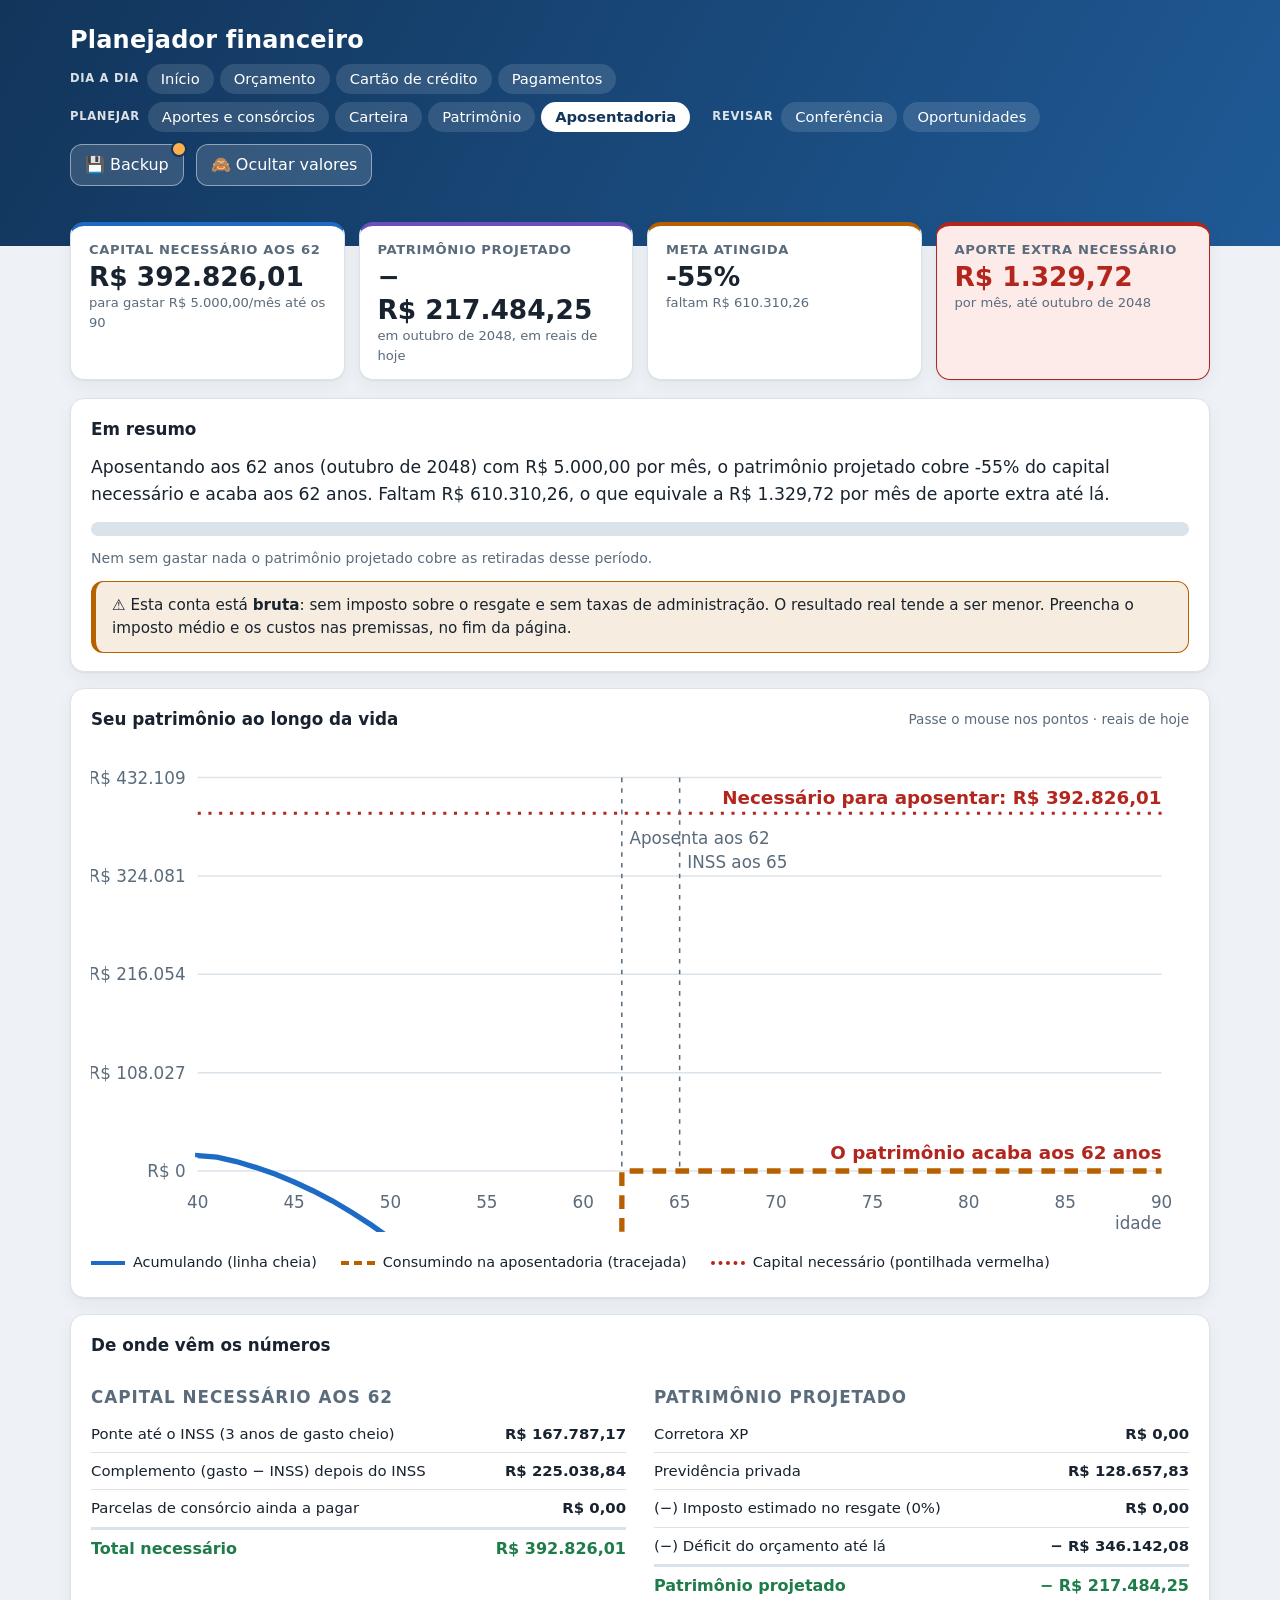
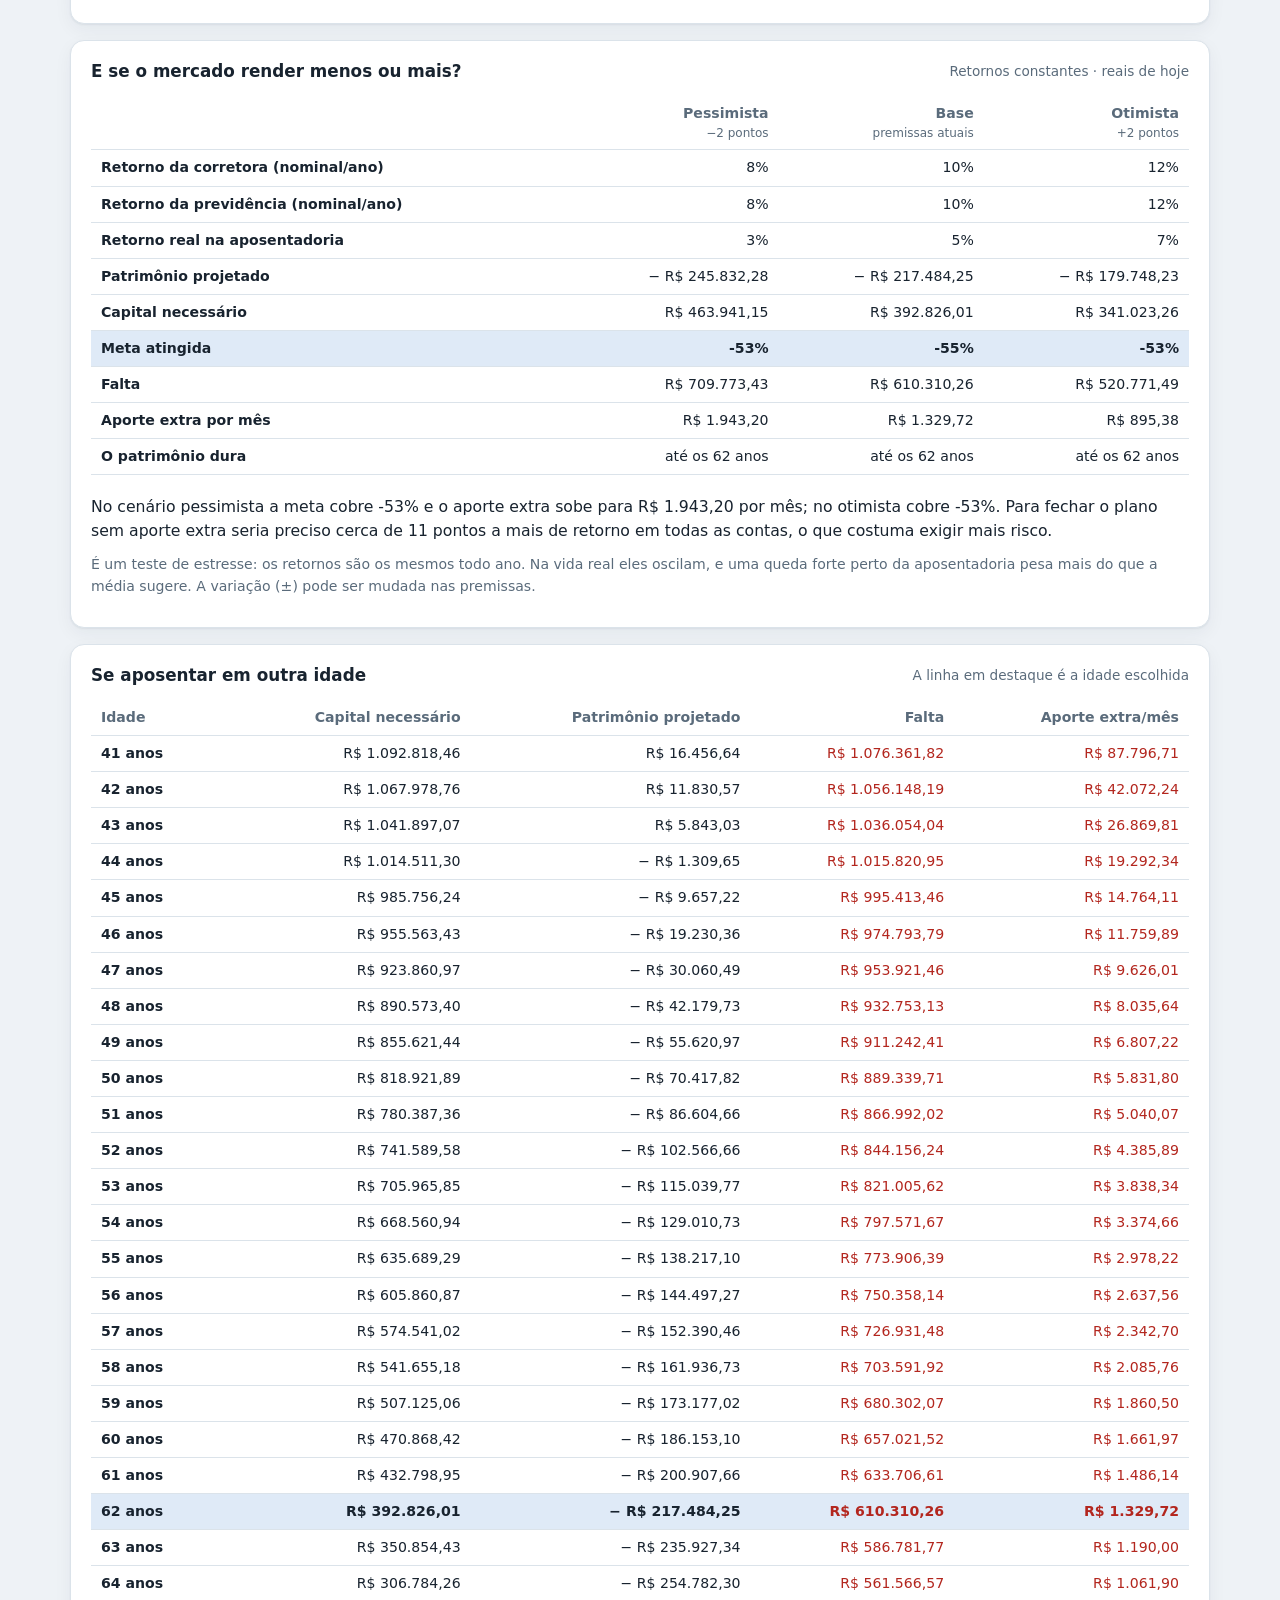
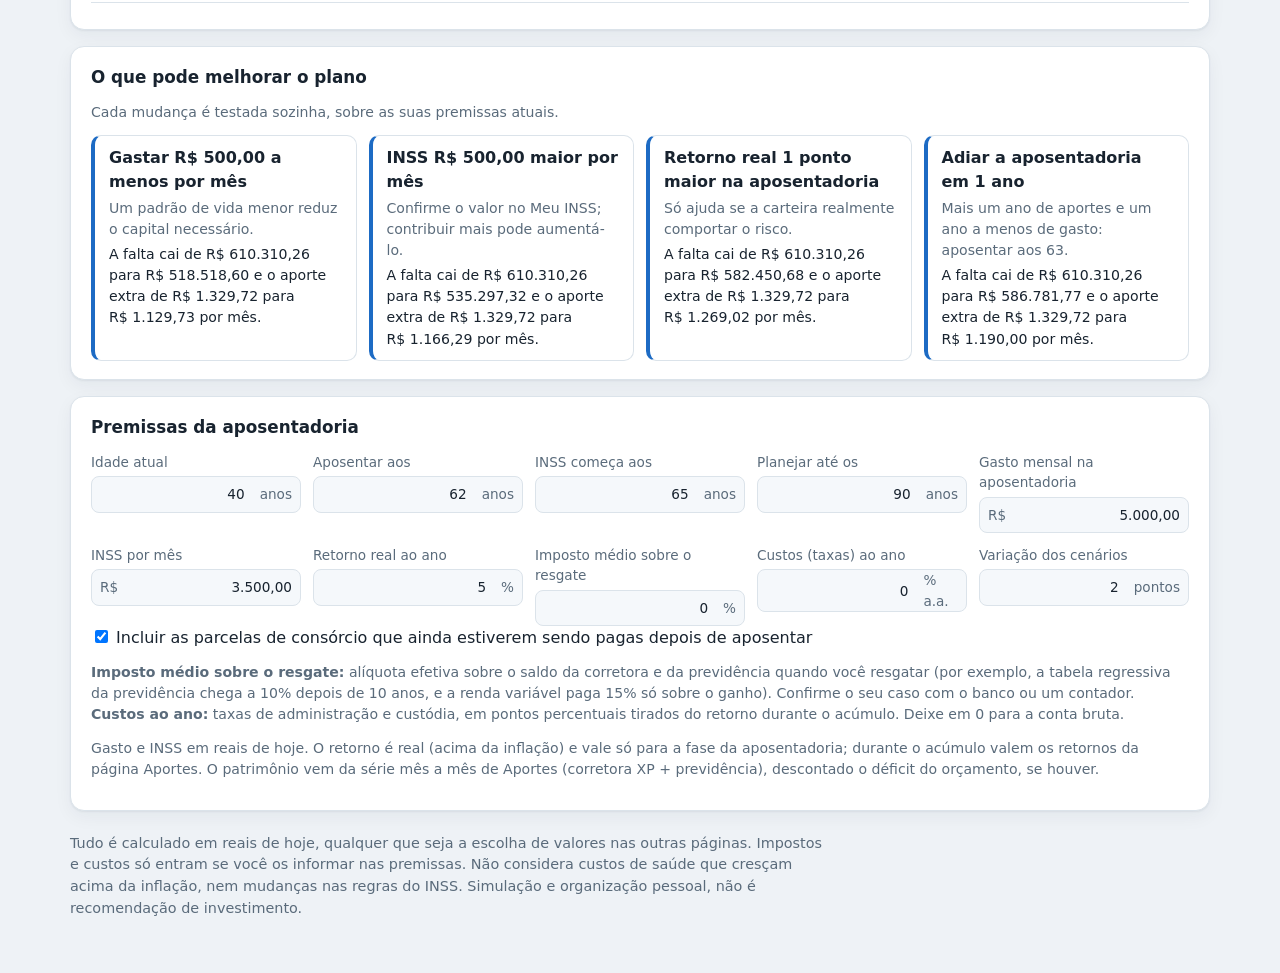
<file: planejador/aposentadoria.html>
<!doctype html>
<html lang="pt-BR">
<head>
  <meta charset="utf-8">
  <meta name="viewport" content="width=device-width, initial-scale=1">
  <title>Planejador - Aposentadoria</title>
  <link rel="stylesheet" href="style.css">
  <link rel="manifest" href="manifest.webmanifest">
  <meta name="theme-color" content="rgb(18,53,91)">
  <link rel="apple-touch-icon" href="icone-192.png">
  <script src="registrar-sw.js" defer></script>
</head>
<body>
  <header class="topo">
    <div class="topo-conteudo">
      <div>
        <h1>Planejador financeiro</h1>
        <nav class="paginas" aria-label="Páginas">
          <div class="grupo-menu" role="group" aria-label="Dia a dia">
            <span class="grupo-rotulo" aria-hidden="true">Dia a dia</span>
            <a href="inicio.html">Início</a>
            <a href="index.html">Orçamento</a>
            <a href="cartao.html">Cartão de crédito</a>
            <a href="pagamentos.html">Pagamentos</a>
          </div>
          <div class="grupo-menu" role="group" aria-label="Planejar">
            <span class="grupo-rotulo" aria-hidden="true">Planejar</span>
            <a href="aportes.html">Aportes e consórcios</a>
            <a href="carteira.html">Carteira</a>
            <a href="patrimonio.html">Patrimônio</a>
            <a href="aposentadoria.html" aria-current="page">Aposentadoria</a>
          </div>
          <div class="grupo-menu" role="group" aria-label="Revisar">
            <span class="grupo-rotulo" aria-hidden="true">Revisar</span>
            <a href="conferencia.html">Conferência</a>
            <a href="oportunidades.html">Oportunidades</a>
          </div>
        </nav>
      </div>
      <div class="topo-acoes">
        <button type="button" id="btn-ocultar" class="ocultar" aria-pressed="false" title="Esconde todos os valores em reais, por exemplo para apresentar a tela a outras pessoas">Ocultar valores</button>
      </div>
    </div>
  </header>

  <main>
    <section class="resumo" aria-label="Resumo da aposentadoria" aria-live="polite">
      <article class="kpi">
        <span class="kpi-rotulo" id="rot-necessario">Capital necessário</span>
        <strong id="k-necessario">–</strong>
        <small id="k-necessario-det"></small>
      </article>
      <article class="kpi">
        <span class="kpi-rotulo">Patrimônio projetado</span>
        <strong id="k-patrimonio">–</strong>
        <small id="k-patrimonio-det"></small>
      </article>
      <article class="kpi" id="caixa-meta">
        <span class="kpi-rotulo">Meta atingida</span>
        <strong id="k-meta">–</strong>
        <small id="k-meta-det"></small>
      </article>
      <article class="kpi resultado" id="caixa-extra">
        <span class="kpi-rotulo">Aporte extra necessário</span>
        <strong id="k-extra">–</strong>
        <small id="k-extra-det"></small>
      </article>
    </section>

    <div id="erros" class="alerta" role="alert" hidden></div>

    <div id="resultado">
      <section class="cartao veredito" aria-labelledby="t-veredito">
        <div class="cartao-topo"><h2 id="t-veredito">Em resumo</h2></div>
        <p id="texto-veredito" class="lead"></p>
        <div class="barra-meta" id="barra-meta" role="img" aria-label=""><span id="barra-meta-preenche"></span></div>
        <p class="nota" id="nota-veredito"></p>
        <p class="alerta atencao-bruto" id="aviso-bruto" hidden>⚠ Esta conta está <strong>bruta</strong>: sem imposto sobre o resgate e sem taxas de administração. O resultado real tende a ser menor. Preencha o imposto médio e os custos nas premissas, no fim da página.</p>
      </section>

      <section class="cartao" aria-labelledby="t-vida">
        <div class="cartao-topo">
          <h2 id="t-vida">Seu patrimônio ao longo da vida</h2>
          <span class="dica">Passe o mouse nos pontos · reais de hoje</span>
        </div>
        <div id="grafico" class="grafico-vida"></div>
        <ul id="legenda-vida" class="legenda"></ul>
      </section>

      <section class="cartao" aria-labelledby="t-composicao">
        <div class="cartao-topo"><h2 id="t-composicao">De onde vêm os números</h2></div>
        <div class="duas">
          <div>
            <h3 class="sub" id="sub-necessario">Capital necessário</h3>
            <ul id="comp-necessario" class="composicao"></ul>
          </div>
          <div>
            <h3 class="sub">Patrimônio projetado</h3>
            <ul id="comp-patrimonio" class="composicao"></ul>
          </div>
        </div>
      </section>

      <section class="cartao" aria-labelledby="t-cenarios">
        <div class="cartao-topo">
          <h2 id="t-cenarios">E se o mercado render menos ou mais?</h2>
          <span class="dica">Retornos constantes · reais de hoje</span>
        </div>
        <div class="tabela-rolagem"><table id="tabela-cenarios" class="tabela tabela-simples"></table></div>
        <p id="texto-cenarios" class="lead-menor"></p>
        <p class="nota">É um teste de estresse: os retornos são os mesmos todo ano. Na vida real eles oscilam, e uma queda forte perto da aposentadoria pesa mais do que a média sugere. A variação (±) pode ser mudada nas premissas.</p>
      </section>

      <section class="cartao" aria-labelledby="t-idades">
        <div class="cartao-topo">
          <h2 id="t-idades">Se aposentar em outra idade</h2>
          <span class="dica">A linha em destaque é a idade escolhida</span>
        </div>
        <div class="tabela-rolagem"><table id="tabela-idades" class="tabela tabela-simples"></table></div>
      </section>

      <section class="cartao" aria-labelledby="t-sugestoes">
        <div class="cartao-topo"><h2 id="t-sugestoes">O que pode melhorar o plano</h2></div>
        <p class="nota">Cada mudança é testada sozinha, sobre as suas premissas atuais.</p>
        <div id="sugestoes" class="grade-sugestoes"></div>
      </section>
    </div>

    <section class="cartao" aria-labelledby="t-premissas">
      <div class="cartao-topo"><h2 id="t-premissas">Premissas da aposentadoria</h2></div>
      <div id="campos-aposentadoria" class="campos"></div>
      <label class="check check-consorcio"><input type="checkbox" id="ap-consorcios"> <span>Incluir as parcelas de consórcio que ainda estiverem sendo pagas depois de aposentar</span></label>
      <p class="nota"><strong>Imposto médio sobre o resgate:</strong> alíquota efetiva sobre o saldo da corretora e da previdência quando você resgatar (por exemplo, a tabela regressiva da previdência chega a 10% depois de 10 anos, e a renda variável paga 15% só sobre o ganho). Confirme o seu caso com o banco ou um contador. <strong>Custos ao ano:</strong> taxas de administração e custódia, em pontos percentuais tirados do retorno durante o acúmulo. Deixe em 0 para a conta bruta.</p>
      <p class="nota">Gasto e INSS em reais de hoje. O retorno é real (acima da inflação) e vale só para a fase da aposentadoria; durante o acúmulo valem os retornos da página Aportes. O patrimônio vem da série mês a mês de Aportes (corretora XP + previdência), descontado o déficit do orçamento, se houver.</p>
    </section>

    <p class="aviso">Tudo é calculado em reais de hoje, qualquer que seja a escolha de valores nas outras páginas. Impostos e custos só entram se você os informar nas premissas. Não considera custos de saúde que cresçam acima da inflação, nem mudanças nas regras do INSS. Simulação e organização pessoal, não é recomendação de investimento.</p>
  </main>

  <script src="copia-automatica.js"></script>
  <script src="exemplo-publico.js"></script>
  <script src="comum.js"></script>
  <script src="calculo-aposentadoria.js"></script>
  <script src="aposentadoria.js"></script>
</body>
</html>
</file>
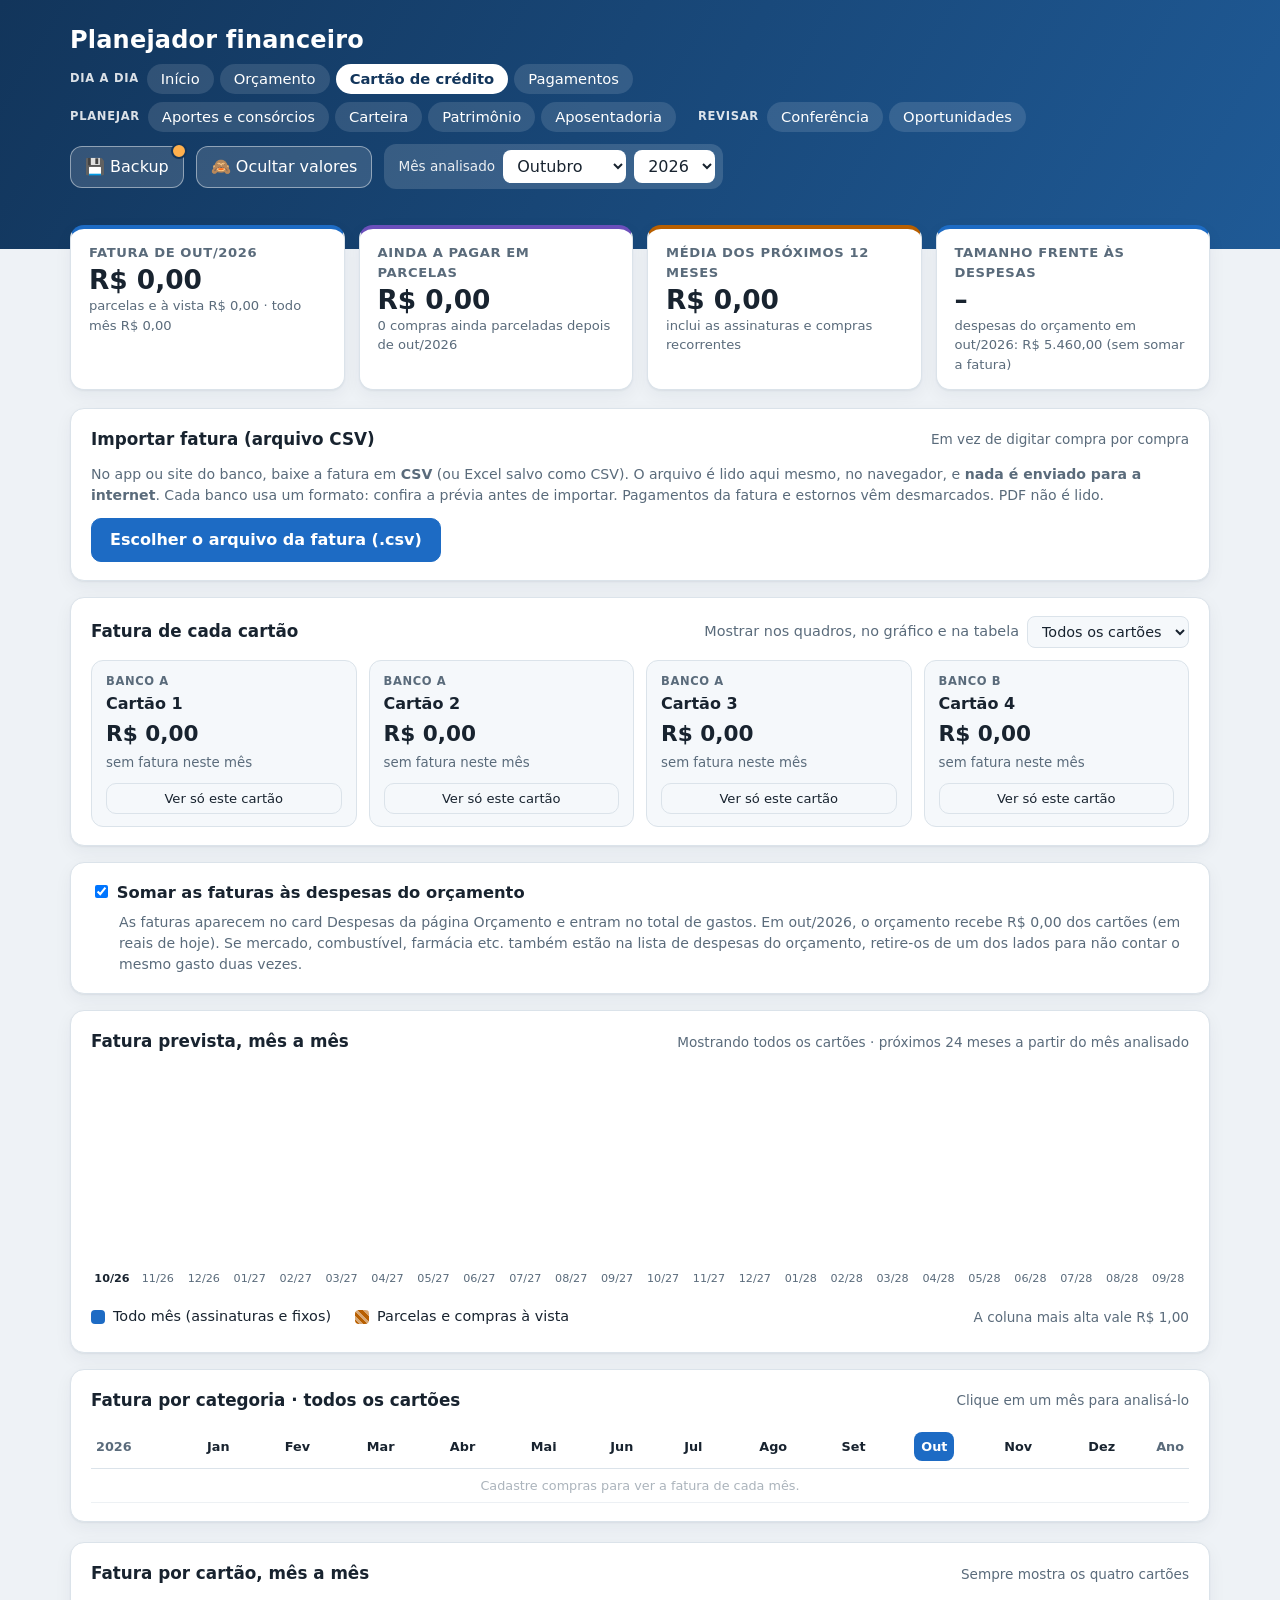
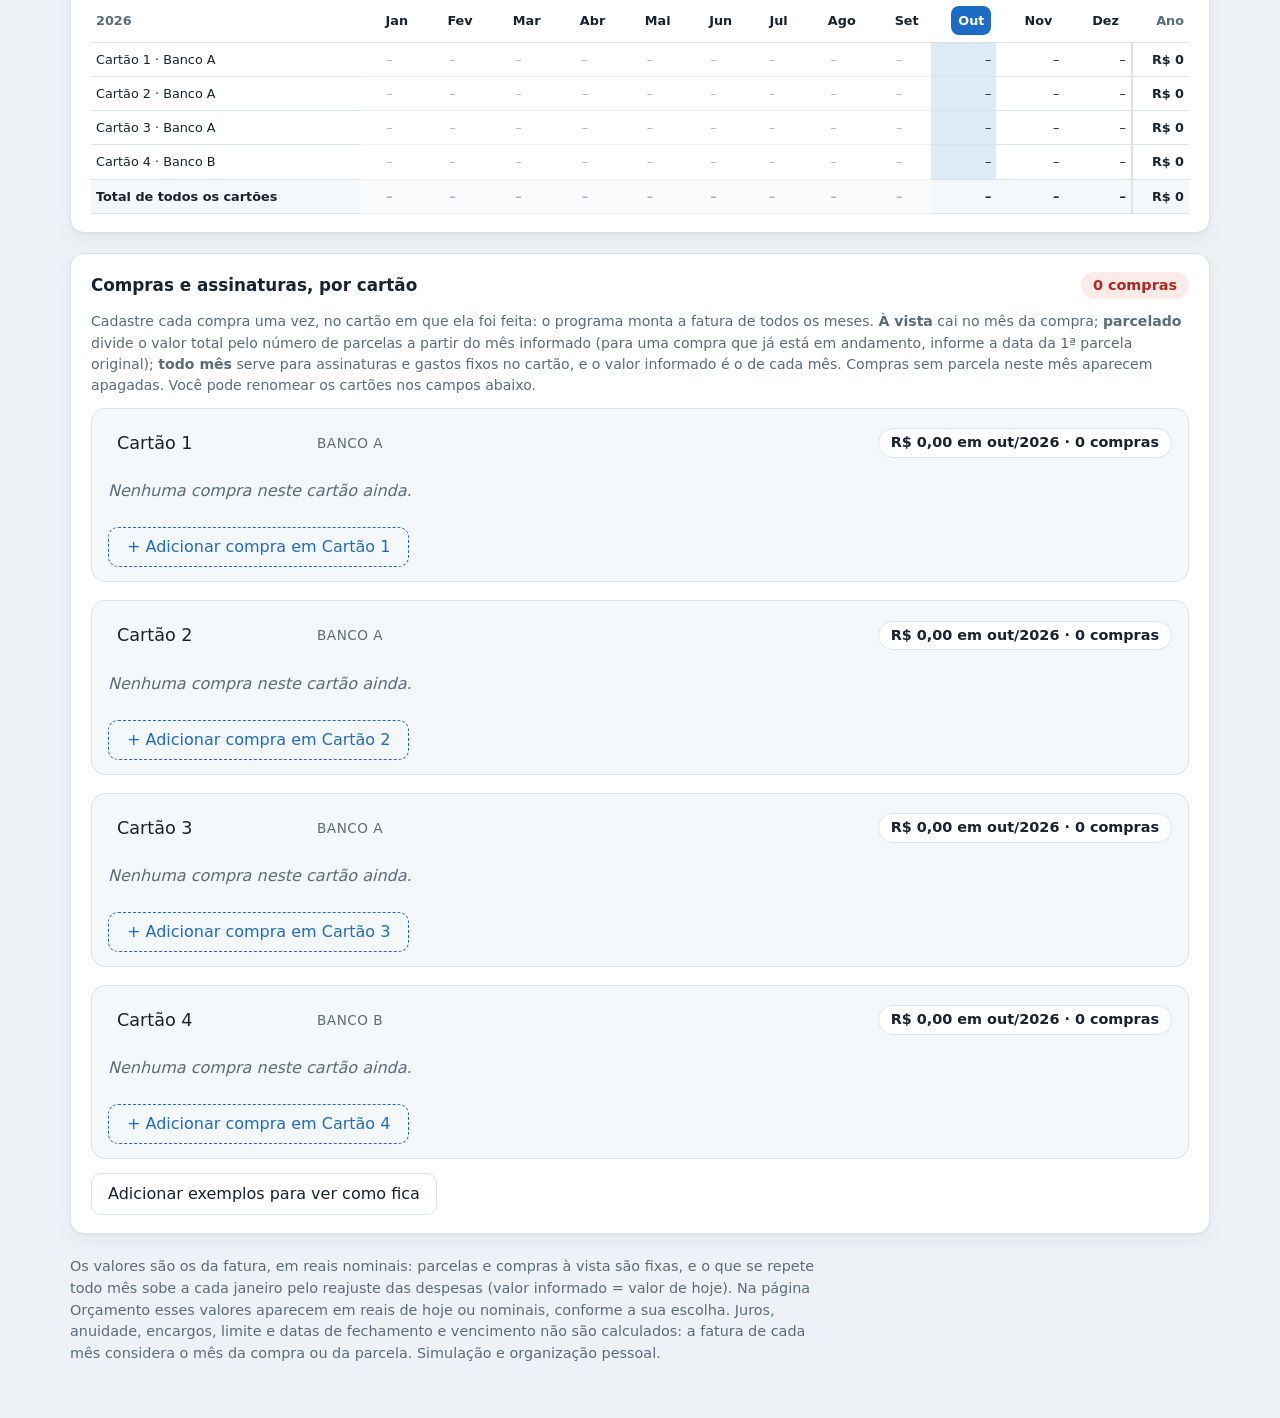
<file: planejador/cartao.html>
<!doctype html>
<html lang="pt-BR">
<head>
  <meta charset="utf-8">
  <meta name="viewport" content="width=device-width, initial-scale=1">
  <title>Planejador - Cartão de crédito</title>
  <link rel="stylesheet" href="style.css">
  <link rel="manifest" href="manifest.webmanifest">
  <meta name="theme-color" content="rgb(18,53,91)">
  <link rel="apple-touch-icon" href="icone-192.png">
  <script src="registrar-sw.js" defer></script>
</head>
<body>
  <header class="topo">
    <div class="topo-conteudo">
      <div>
        <h1>Planejador financeiro</h1>
        <nav class="paginas" aria-label="Páginas">
          <div class="grupo-menu" role="group" aria-label="Dia a dia">
            <span class="grupo-rotulo" aria-hidden="true">Dia a dia</span>
            <a href="inicio.html">Início</a>
            <a href="index.html">Orçamento</a>
            <a href="cartao.html" aria-current="page">Cartão de crédito</a>
            <a href="pagamentos.html">Pagamentos</a>
          </div>
          <div class="grupo-menu" role="group" aria-label="Planejar">
            <span class="grupo-rotulo" aria-hidden="true">Planejar</span>
            <a href="aportes.html">Aportes e consórcios</a>
            <a href="carteira.html">Carteira</a>
            <a href="patrimonio.html">Patrimônio</a>
            <a href="aposentadoria.html">Aposentadoria</a>
          </div>
          <div class="grupo-menu" role="group" aria-label="Revisar">
            <span class="grupo-rotulo" aria-hidden="true">Revisar</span>
            <a href="conferencia.html">Conferência</a>
            <a href="oportunidades.html">Oportunidades</a>
          </div>
        </nav>
      </div>
      <div class="topo-acoes">
        <button type="button" id="btn-ocultar" class="ocultar" aria-pressed="false" title="Esconde todos os valores em reais, por exemplo para apresentar a tela a outras pessoas">Ocultar valores</button>
        <div class="seletor-mes">
          <span id="rotulo-mes">Mês analisado</span>
          <select id="sel-mes" aria-labelledby="rotulo-mes"></select>
          <select id="sel-ano" aria-label="Ano analisado"></select>
        </div>
      </div>
    </div>
  </header>

  <main>
    <section class="resumo" aria-label="Resumo do cartão" aria-live="polite">
      <article class="kpi">
        <span class="kpi-rotulo" id="rot-fatura">Fatura do mês</span>
        <strong id="k-fatura">R$ 0,00</strong>
        <small id="k-fatura-det"></small>
      </article>
      <article class="kpi">
        <span class="kpi-rotulo">Ainda a pagar em parcelas</span>
        <strong id="k-futuro">R$ 0,00</strong>
        <small id="k-futuro-det"></small>
      </article>
      <article class="kpi">
        <span class="kpi-rotulo">Média dos próximos 12 meses</span>
        <strong id="k-media">R$ 0,00</strong>
        <small>inclui as assinaturas e compras recorrentes</small>
      </article>
      <article class="kpi">
        <span class="kpi-rotulo">Tamanho frente às despesas</span>
        <strong id="k-peso">–</strong>
        <small id="k-peso-det"></small>
      </article>
    </section>

    <section class="cartao" aria-labelledby="t-imp">
      <div class="cartao-topo"><h2 id="t-imp">Importar fatura (arquivo CSV)</h2><span class="dica">Em vez de digitar compra por compra</span></div>
      <p class="nota">No app ou site do banco, baixe a fatura em <strong>CSV</strong> (ou Excel salvo como CSV). O arquivo é lido aqui mesmo, no navegador, e <strong>nada é enviado para a internet</strong>. Cada banco usa um formato: confira a prévia antes de importar. Pagamentos da fatura e estornos vêm desmarcados. PDF não é lido.</p>
      <div class="importar-linha">
        <label class="btn-arquivo" for="imp-arquivo">Escolher o arquivo da fatura (.csv)</label>
        <input id="imp-arquivo" type="file" accept=".csv,.txt,text/csv,text/plain" hidden>
        <button type="button" class="secundario" id="imp-desfazer" hidden>Desfazer a última importação</button>
      </div>
      <div id="imp-msg" class="alerta" role="alert" hidden></div>
      <div id="imp-corpo" hidden>
        <div class="cc-form">
          <label>Cartão desta fatura<select id="imp-cartao"></select></label>
          <label>Mês da fatura<select id="imp-mes"></select></label>
        </div>
        <details class="corrigir-classes" id="imp-colunas-caixa">
          <summary>Colunas não ficaram certas? Ajustar</summary>
          <div id="imp-colunas" class="cc-form"></div>
        </details>
        <p id="imp-resumo" class="lead-menor" role="status"></p>
        <div class="tabela-rolagem"><table id="imp-tabela" class="tabela tabela-simples"></table></div>
        <div class="importar-linha">
          <button type="button" id="imp-importar">Importar as selecionadas</button>
          <button type="button" class="secundario" id="imp-cancelar">Cancelar</button>
        </div>
      </div>
    </section>

    <section class="cartao" aria-labelledby="t-faixa">
      <div class="cartao-topo">
        <h2 id="t-faixa">Fatura de cada cartão</h2>
        <label class="modo">Mostrar nos quadros, no gráfico e na tabela
          <select id="sel-cartao" aria-label="Cartão exibido"></select>
        </label>
      </div>
      <div id="faixa" class="faixa-cartoes"></div>
    </section>

    <section class="cartao integra" aria-labelledby="t-integra">
      <label class="check integra-check"><input type="checkbox" id="somar"> <span id="t-integra">Somar as faturas às despesas do orçamento</span></label>
      <p class="nota" id="integra-nota"></p>
    </section>

    <section class="cartao" aria-labelledby="t-evolucao">
      <div class="cartao-topo">
        <h2 id="t-evolucao">Fatura prevista, mês a mês</h2>
        <span class="dica" id="dica-evolucao">Próximos 24 meses a partir do mês analisado · passe o mouse nas colunas</span>
      </div>
      <div id="evolucao" class="evolucao evolucao-mensal" role="img" aria-label=""></div>
      <ul id="legenda-evolucao" class="legenda"></ul>
    </section>

    <section class="cartao mensal" aria-labelledby="t-mensal">
      <div class="cartao-topo">
        <h2 id="t-mensal">Fatura por categoria</h2>
        <span class="dica">Clique em um mês para analisá-lo</span>
      </div>
      <div class="tabela-rolagem"><table id="tabela-cartao" class="tabela"></table></div>
    </section>

    <section class="cartao mensal" aria-labelledby="t-por-cartao">
      <div class="cartao-topo">
        <h2 id="t-por-cartao">Fatura por cartão, mês a mês</h2>
        <span class="dica">Sempre mostra os quatro cartões</span>
      </div>
      <div class="tabela-rolagem"><table id="tabela-por-cartao" class="tabela"></table></div>
    </section>

    <section class="cartao" aria-labelledby="t-compras">
      <div class="cartao-topo">
        <h2 id="t-compras">Compras e assinaturas, por cartão</h2>
        <span class="selo sai" id="selo-compras"></span>
      </div>
      <p class="nota">Cadastre cada compra uma vez, no cartão em que ela foi feita: o programa monta a fatura de todos os meses. <strong>À vista</strong> cai no mês da compra; <strong>parcelado</strong> divide o valor total pelo número de parcelas a partir do mês informado (para uma compra que já está em andamento, informe a data da 1ª parcela original); <strong>todo mês</strong> serve para assinaturas e gastos fixos no cartão, e o valor informado é o de cada mês. Compras sem parcela neste mês aparecem apagadas. Você pode renomear os cartões nos campos abaixo.</p>
      <div id="compras" class="cartoes-blocos"></div>
      <div class="add-linha"><button type="button" class="secundario" id="btn-exemplos" hidden>Adicionar exemplos para ver como fica</button></div>
      <datalist id="categorias"></datalist>
    </section>

    <p class="aviso">Os valores são os da fatura, em reais nominais: parcelas e compras à vista são fixas, e o que se repete todo mês sobe a cada janeiro pelo reajuste das despesas (valor informado = valor de hoje). Na página Orçamento esses valores aparecem em reais de hoje ou nominais, conforme a sua escolha. Juros, anuidade, encargos, limite e datas de fechamento e vencimento não são calculados: a fatura de cada mês considera o mês da compra ou da parcela. Simulação e organização pessoal.</p>
  </main>

  <script src="copia-automatica.js"></script>
  <script src="exemplo-publico.js"></script>
  <script src="comum.js"></script>
  <script src="importar-fatura.js"></script>
  <script src="cartao.js"></script>
</body>
</html>
</file>
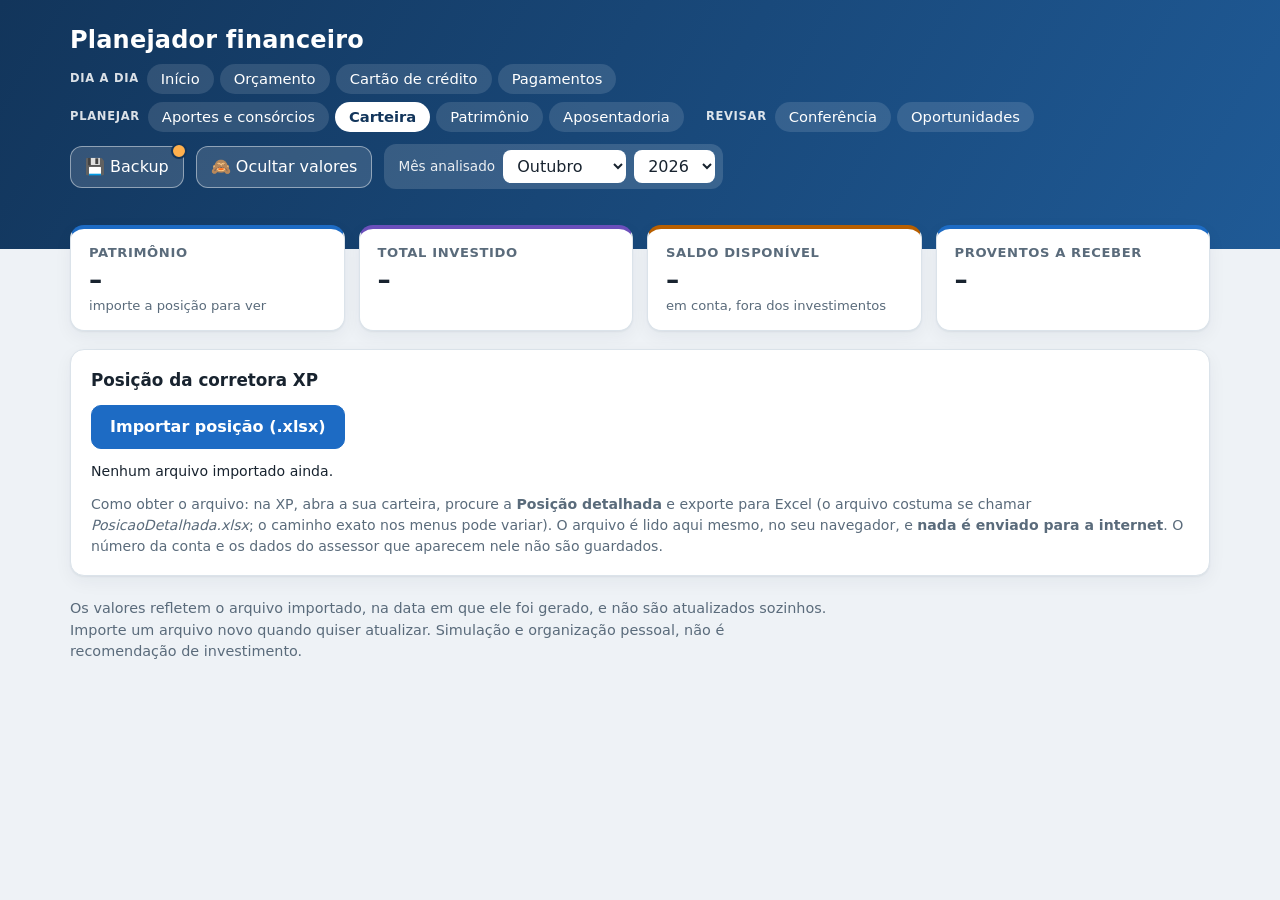
<file: planejador/carteira.html>
<!doctype html>
<html lang="pt-BR">
<head>
  <meta charset="utf-8">
  <meta name="viewport" content="width=device-width, initial-scale=1">
  <title>Planejador - Carteira</title>
  <link rel="stylesheet" href="style.css">
  <link rel="manifest" href="manifest.webmanifest">
  <meta name="theme-color" content="rgb(18,53,91)">
  <link rel="apple-touch-icon" href="icone-192.png">
  <script src="registrar-sw.js" defer></script>
</head>
<body>
  <header class="topo">
    <div class="topo-conteudo">
      <div>
        <h1>Planejador financeiro</h1>
        <nav class="paginas" aria-label="Páginas">
          <div class="grupo-menu" role="group" aria-label="Dia a dia">
            <span class="grupo-rotulo" aria-hidden="true">Dia a dia</span>
            <a href="inicio.html">Início</a>
            <a href="index.html">Orçamento</a>
            <a href="cartao.html">Cartão de crédito</a>
            <a href="pagamentos.html">Pagamentos</a>
          </div>
          <div class="grupo-menu" role="group" aria-label="Planejar">
            <span class="grupo-rotulo" aria-hidden="true">Planejar</span>
            <a href="aportes.html">Aportes e consórcios</a>
            <a href="carteira.html" aria-current="page">Carteira</a>
            <a href="patrimonio.html">Patrimônio</a>
            <a href="aposentadoria.html">Aposentadoria</a>
          </div>
          <div class="grupo-menu" role="group" aria-label="Revisar">
            <span class="grupo-rotulo" aria-hidden="true">Revisar</span>
            <a href="conferencia.html">Conferência</a>
            <a href="oportunidades.html">Oportunidades</a>
          </div>
        </nav>
      </div>
      <div class="topo-acoes">
        <button type="button" id="btn-ocultar" class="ocultar" aria-pressed="false" title="Esconde todos os valores em reais, por exemplo para apresentar a tela a outras pessoas">Ocultar valores</button>
        <div class="seletor-mes">
          <span id="rotulo-mes">Mês analisado</span>
          <select id="sel-mes" aria-labelledby="rotulo-mes"></select>
          <select id="sel-ano" aria-label="Ano analisado"></select>
        </div>
      </div>
    </div>
  </header>

  <main>
    <section class="resumo" aria-label="Resumo da carteira" aria-live="polite">
      <article class="kpi">
        <span class="kpi-rotulo">Patrimônio</span>
        <strong id="c-patrimonio">–</strong>
        <small id="c-patrimonio-det">importe a posição para ver</small>
      </article>
      <article class="kpi">
        <span class="kpi-rotulo">Total investido</span>
        <strong id="c-investido">–</strong>
        <small id="c-investido-det"></small>
      </article>
      <article class="kpi">
        <span class="kpi-rotulo">Saldo disponível</span>
        <strong id="c-disponivel">–</strong>
        <small>em conta, fora dos investimentos</small>
      </article>
      <article class="kpi">
        <span class="kpi-rotulo">Proventos a receber</span>
        <strong id="c-proventos">–</strong>
        <small id="c-proventos-det"></small>
      </article>
    </section>

    <section class="cartao importar" aria-labelledby="t-importar">
      <div class="cartao-topo"><h2 id="t-importar">Posição da corretora XP</h2></div>
      <div class="importar-linha">
        <label class="btn-arquivo" for="arquivo">Importar posição (.xlsx)</label>
        <input id="arquivo" type="file" accept=".xlsx" hidden>
        <button type="button" class="secundario" id="btn-saldo" hidden></button>
        <button type="button" class="secundario" id="btn-remover" hidden>Remover dados importados</button>
      </div>
      <p id="status-import" class="nota"></p>
      <div id="msg" class="alerta" role="alert" hidden></div>
      <p class="nota">Como obter o arquivo: na XP, abra a sua carteira, procure a <strong>Posição detalhada</strong> e exporte para Excel (o arquivo costuma se chamar <em>PosicaoDetalhada.xlsx</em>; o caminho exato nos menus pode variar). O arquivo é lido aqui mesmo, no seu navegador, e <strong>nada é enviado para a internet</strong>. O número da conta e os dados do assessor que aparecem nele não são guardados.</p>
    </section>

    <div id="conteudo" hidden>
      <section class="cartao" aria-labelledby="t-classes">
        <div class="cartao-topo">
          <h2 id="t-classes">Como a carteira se divide</h2>
          <span class="dica">Segundo a classificação da própria XP</span>
        </div>
        <div id="barra-classes" class="barra-classes" role="img" aria-label=""></div>
        <ul id="legenda-classes" class="legenda-classes"></ul>
      </section>

      <section class="cartao" aria-labelledby="t-alocacao">
        <div class="cartao-topo">
          <h2 id="t-alocacao">Alocação-alvo e rebalanceamento</h2>
          <span class="dica">As classes são deduzidas pelo nome dos ativos</span>
        </div>
        <p class="nota">Defina quanto de cada classe você quer ter (a soma deve dar 100%). A tabela mostra o desvio de hoje e quanto <strong>aportar em cada classe, sem vender nada</strong>, para chegar ao alvo. O retorno esperado é uma premissa sua (por classe, em % ao ano, nominal): com ele, a página calcula o retorno ponderado da carteira.</p>
        <div class="tabela-rolagem"><table id="tabela-alocacao" class="tabela tabela-simples"></table></div>
        <p id="alocacao-texto" class="lead-menor" role="status"></p>
        <p id="retorno-texto" class="lead-menor" role="status"></p>
        <button type="button" id="btn-retorno" class="secundario" hidden></button>
      </section>

      <section class="cartao" aria-labelledby="t-conc">
        <div class="cartao-topo">
          <h2 id="t-conc">Concentração</h2>
          <span class="dica">Maiores posições da carteira</span>
        </div>
        <div class="tabela-rolagem"><table id="tabela-concentracao" class="tabela tabela-simples"></table></div>
        <p id="concentracao-texto" class="lead-menor" role="status"></p>
        <details class="corrigir-classes">
          <summary>Conferir ou corrigir a classe de cada ativo</summary>
          <p class="nota">A classe é deduzida pelo nome (por exemplo, final 11 vira fundo imobiliário e "IPCA" vira inflação). Se algum ativo caiu na classe errada, escolha a certa aqui.</p>
          <div class="tabela-rolagem"><table id="tabela-ativos" class="tabela tabela-simples"></table></div>
        </details>
      </section>

      <div id="secoes"></div>

      <section class="cartao" aria-labelledby="t-prov">
        <div class="cartao-topo">
          <h2 id="t-prov">Proventos a receber</h2>
          <span class="selo" id="selo-prov"></span>
        </div>
        <p class="nota">Dividendos, juros sobre capital próprio e rendimentos já provisionados, em ordem de data. "Sem data" é um evento sem previsão de pagamento.</p>
        <div class="tabela-rolagem"><table id="tabela-prov" class="tabela tabela-simples"></table></div>
      </section>

      <section class="cartao" id="cartao-custodia" aria-labelledby="t-cust">
        <div class="cartao-topo">
          <h2 id="t-cust">Custódia remunerada</h2>
          <span class="selo" id="selo-cust"></span>
        </div>
        <p class="nota">Ativos emprestados para remuneração. Eles <strong>já estão incluídos</strong> em Ações e em Fundos Imobiliários e por isso não são somados de novo.</p>
        <div class="tabela-rolagem"><table id="tabela-cust" class="tabela tabela-simples"></table></div>
      </section>
    </div>

    <p class="aviso">Os valores refletem o arquivo importado, na data em que ele foi gerado, e não são atualizados sozinhos. Importe um arquivo novo quando quiser atualizar. Simulação e organização pessoal, não é recomendação de investimento.</p>
  </main>

  <script src="copia-automatica.js"></script>
  <script src="exemplo-publico.js"></script>
  <script src="comum.js"></script>
  <script src="importar.js"></script>
  <script src="calculo-alocacao.js"></script>
  <script src="carteira.js"></script>
</body>
</html>
</file>
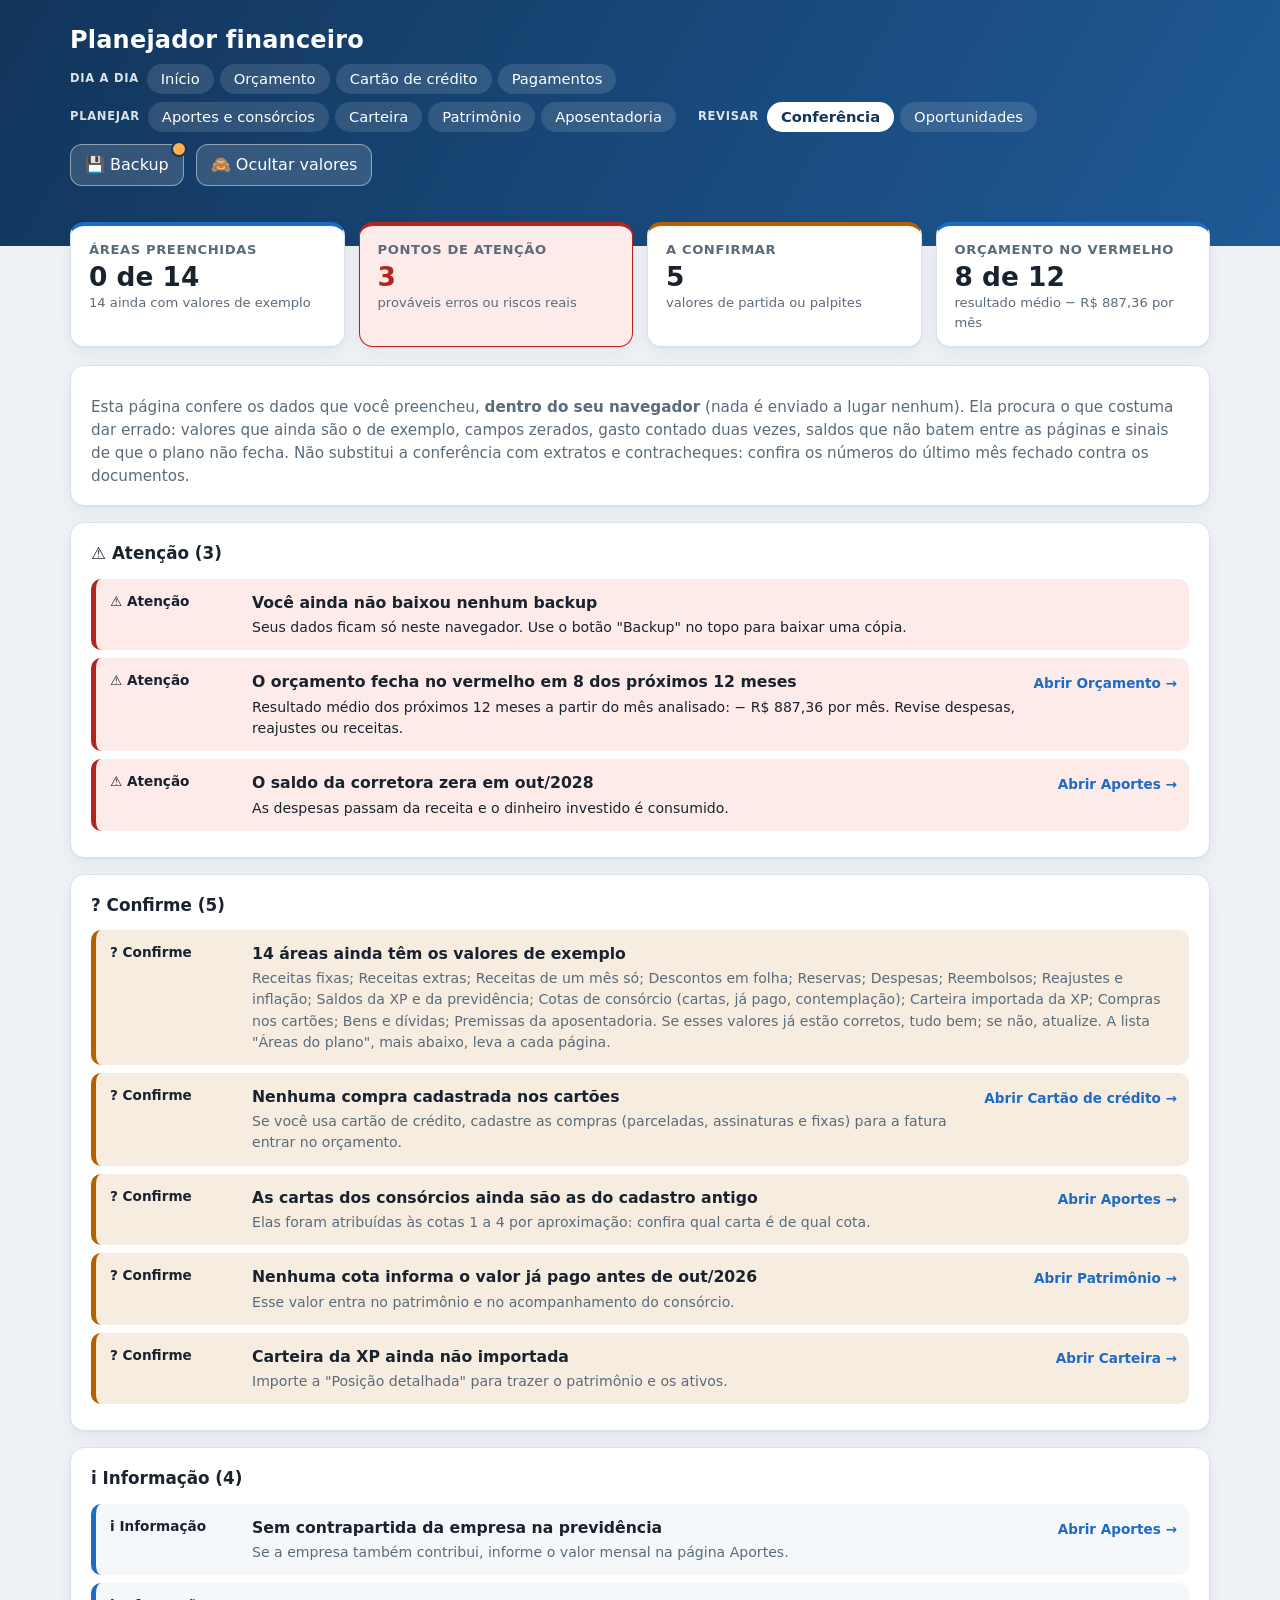
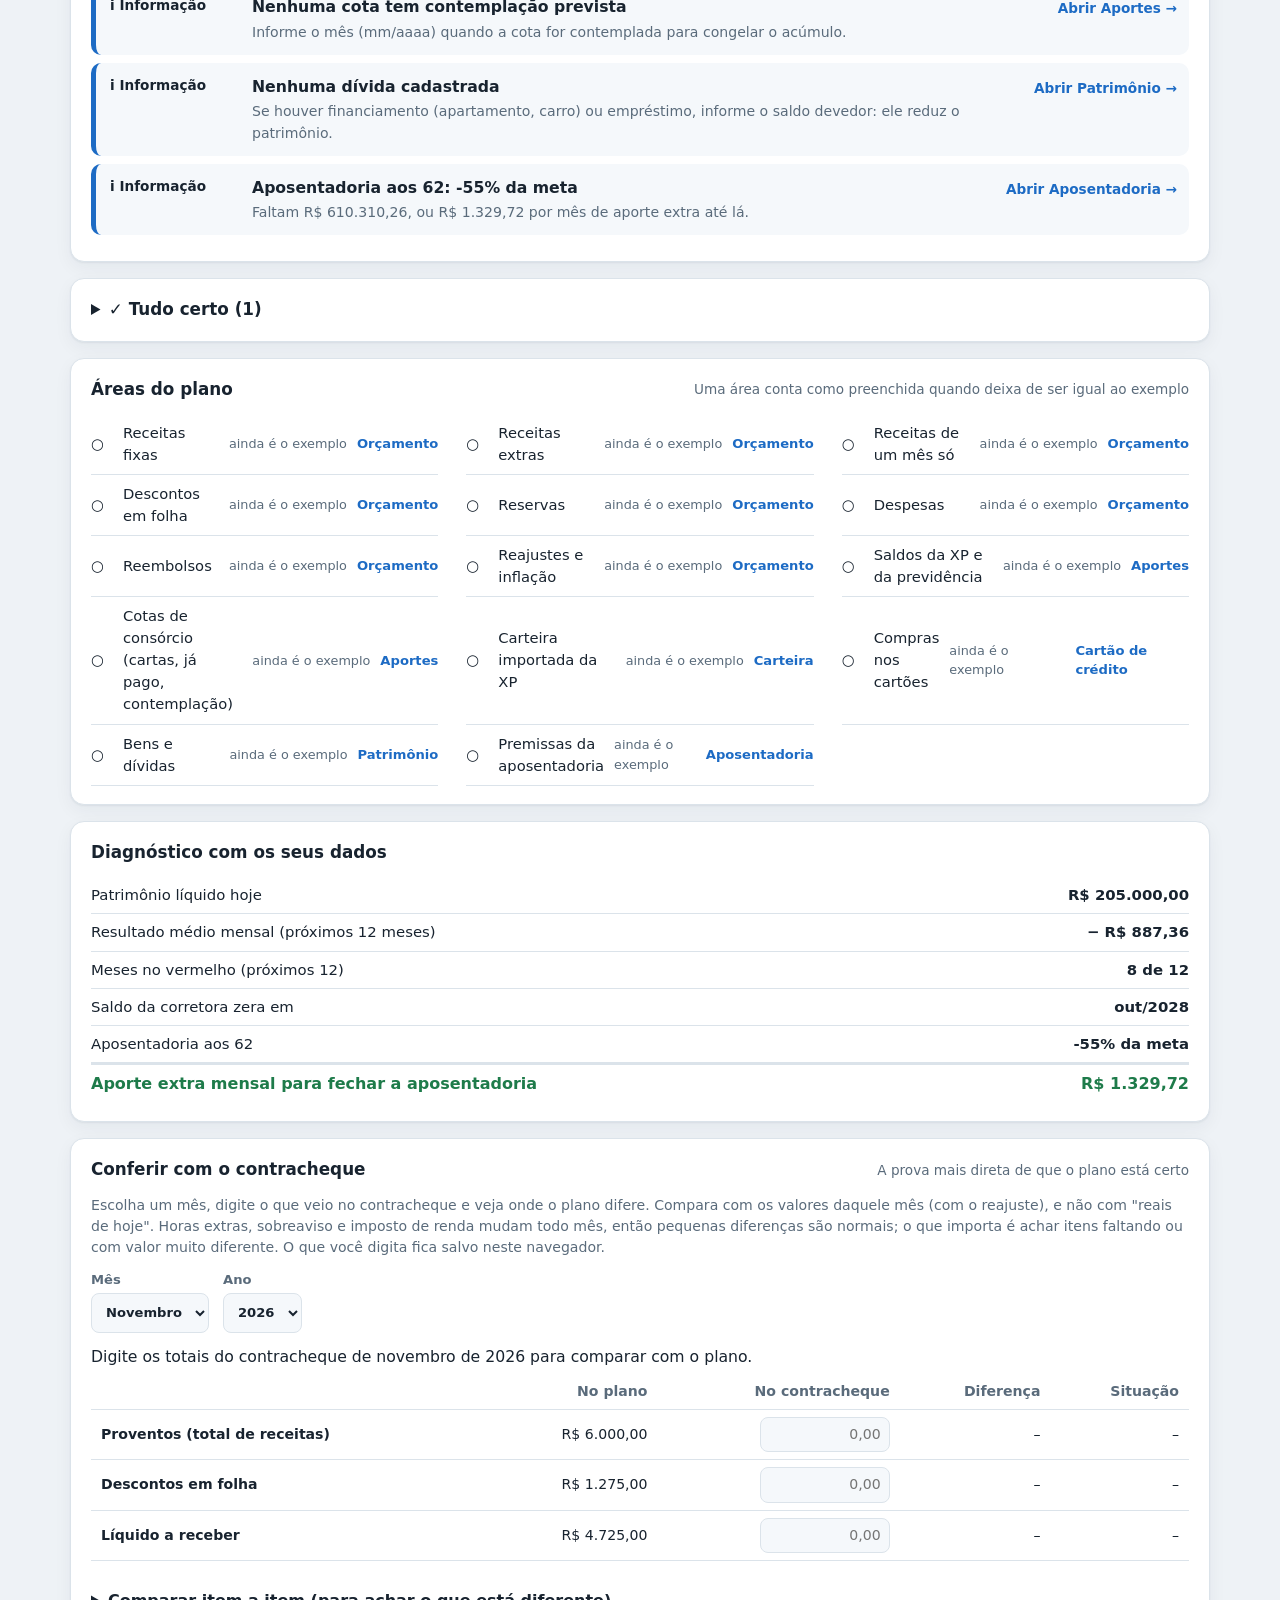
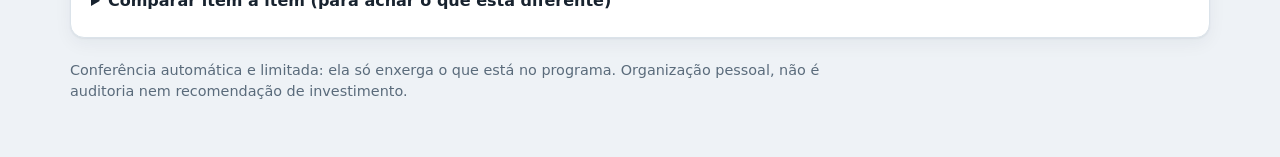
<file: planejador/conferencia.html>
<!doctype html>
<html lang="pt-BR">
<head>
  <meta charset="utf-8">
  <meta name="viewport" content="width=device-width, initial-scale=1">
  <title>Planejador - Conferência</title>
  <link rel="stylesheet" href="style.css">
  <link rel="manifest" href="manifest.webmanifest">
  <meta name="theme-color" content="rgb(18,53,91)">
  <link rel="apple-touch-icon" href="icone-192.png">
  <script src="registrar-sw.js" defer></script>
</head>
<body>
  <header class="topo">
    <div class="topo-conteudo">
      <div>
        <h1>Planejador financeiro</h1>
        <nav class="paginas" aria-label="Páginas">
          <div class="grupo-menu" role="group" aria-label="Dia a dia">
            <span class="grupo-rotulo" aria-hidden="true">Dia a dia</span>
            <a href="inicio.html">Início</a>
            <a href="index.html">Orçamento</a>
            <a href="cartao.html">Cartão de crédito</a>
            <a href="pagamentos.html">Pagamentos</a>
          </div>
          <div class="grupo-menu" role="group" aria-label="Planejar">
            <span class="grupo-rotulo" aria-hidden="true">Planejar</span>
            <a href="aportes.html">Aportes e consórcios</a>
            <a href="carteira.html">Carteira</a>
            <a href="patrimonio.html">Patrimônio</a>
            <a href="aposentadoria.html">Aposentadoria</a>
          </div>
          <div class="grupo-menu" role="group" aria-label="Revisar">
            <span class="grupo-rotulo" aria-hidden="true">Revisar</span>
            <a href="conferencia.html" aria-current="page">Conferência</a>
            <a href="oportunidades.html">Oportunidades</a>
          </div>
        </nav>
      </div>
      <div class="topo-acoes">
        <button type="button" id="btn-ocultar" class="ocultar" aria-pressed="false" title="Esconde todos os valores em reais, por exemplo para apresentar a tela a outras pessoas">Ocultar valores</button>
      </div>
    </div>
  </header>

  <main>
    <section class="resumo" aria-label="Resumo da conferência" aria-live="polite">
      <article class="kpi">
        <span class="kpi-rotulo">Áreas preenchidas</span>
        <strong id="k-areas">–</strong>
        <small id="k-areas-det"></small>
      </article>
      <article class="kpi resultado" id="caixa-atencao">
        <span class="kpi-rotulo">Pontos de atenção</span>
        <strong id="k-atencao">–</strong>
        <small>prováveis erros ou riscos reais</small>
      </article>
      <article class="kpi">
        <span class="kpi-rotulo">A confirmar</span>
        <strong id="k-confirme">–</strong>
        <small>valores de partida ou palpites</small>
      </article>
      <article class="kpi">
        <span class="kpi-rotulo">Orçamento no vermelho</span>
        <strong id="k-vermelho">–</strong>
        <small id="k-vermelho-det"></small>
      </article>
    </section>

    <section class="cartao" aria-labelledby="t-intro">
      <h2 id="t-intro" class="oculto-visual">Como ler esta página</h2>
      <p class="nota intro">Esta página confere os dados que você preencheu, <strong>dentro do seu navegador</strong> (nada é enviado a lugar nenhum). Ela procura o que costuma dar errado: valores que ainda são o de exemplo, campos zerados, gasto contado duas vezes, saldos que não batem entre as páginas e sinais de que o plano não fecha. Não substitui a conferência com extratos e contracheques: confira os números do último mês fechado contra os documentos.</p>
    </section>

    <div id="grupos"></div>

    <section class="cartao" aria-labelledby="t-areas">
      <div class="cartao-topo"><h2 id="t-areas">Áreas do plano</h2><span class="dica">Uma área conta como preenchida quando deixa de ser igual ao exemplo</span></div>
      <ul id="areas" class="lista-areas"></ul>
    </section>

    <section class="cartao" aria-labelledby="t-diag">
      <div class="cartao-topo"><h2 id="t-diag">Diagnóstico com os seus dados</h2></div>
      <ul id="diagnostico" class="composicao"></ul>
    </section>

    <section class="cartao" aria-labelledby="t-cc">
      <div class="cartao-topo"><h2 id="t-cc">Conferir com o contracheque</h2><span class="dica">A prova mais direta de que o plano está certo</span></div>
      <p class="nota">Escolha um mês, digite o que veio no contracheque e veja onde o plano difere. Compara com os valores daquele mês (com o reajuste), e não com "reais de hoje". Horas extras, sobreaviso e imposto de renda mudam todo mês, então pequenas diferenças são normais; o que importa é achar itens faltando ou com valor muito diferente. O que você digita fica salvo neste navegador.</p>
      <div class="cc-form">
        <label>Mês<select id="cc-mes"></select></label>
        <label>Ano<select id="cc-ano"></select></label>
      </div>
      <p id="cc-veredito" class="lead-menor" role="status"></p>
      <div class="tabela-rolagem"><table id="cc-resumo" class="tabela tabela-simples"></table></div>
      <p id="cc-detalhes" class="nota" role="status"></p>
      <details class="corrigir-classes" id="cc-itens-caixa">
        <summary>Comparar item a item (para achar o que está diferente)</summary>
        <p class="nota">Digite o valor de cada linha do contracheque que tiver no plano. Deixe em branco o que não conferir.</p>
        <div class="tabela-rolagem"><table id="cc-itens" class="tabela tabela-simples"></table></div>
      </details>
    </section>

    <p class="aviso">Conferência automática e limitada: ela só enxerga o que está no programa. Organização pessoal, não é auditoria nem recomendação de investimento.</p>
  </main>

  <script src="copia-automatica.js"></script>
  <script src="exemplo-publico.js"></script>
  <script src="comum.js"></script>
  <script src="calculo-aposentadoria.js"></script>
  <script src="calculo-conferencia.js"></script>
  <script src="calculo-contracheque.js"></script>
  <script src="conferencia.js"></script>
</body>
</html>
</file>
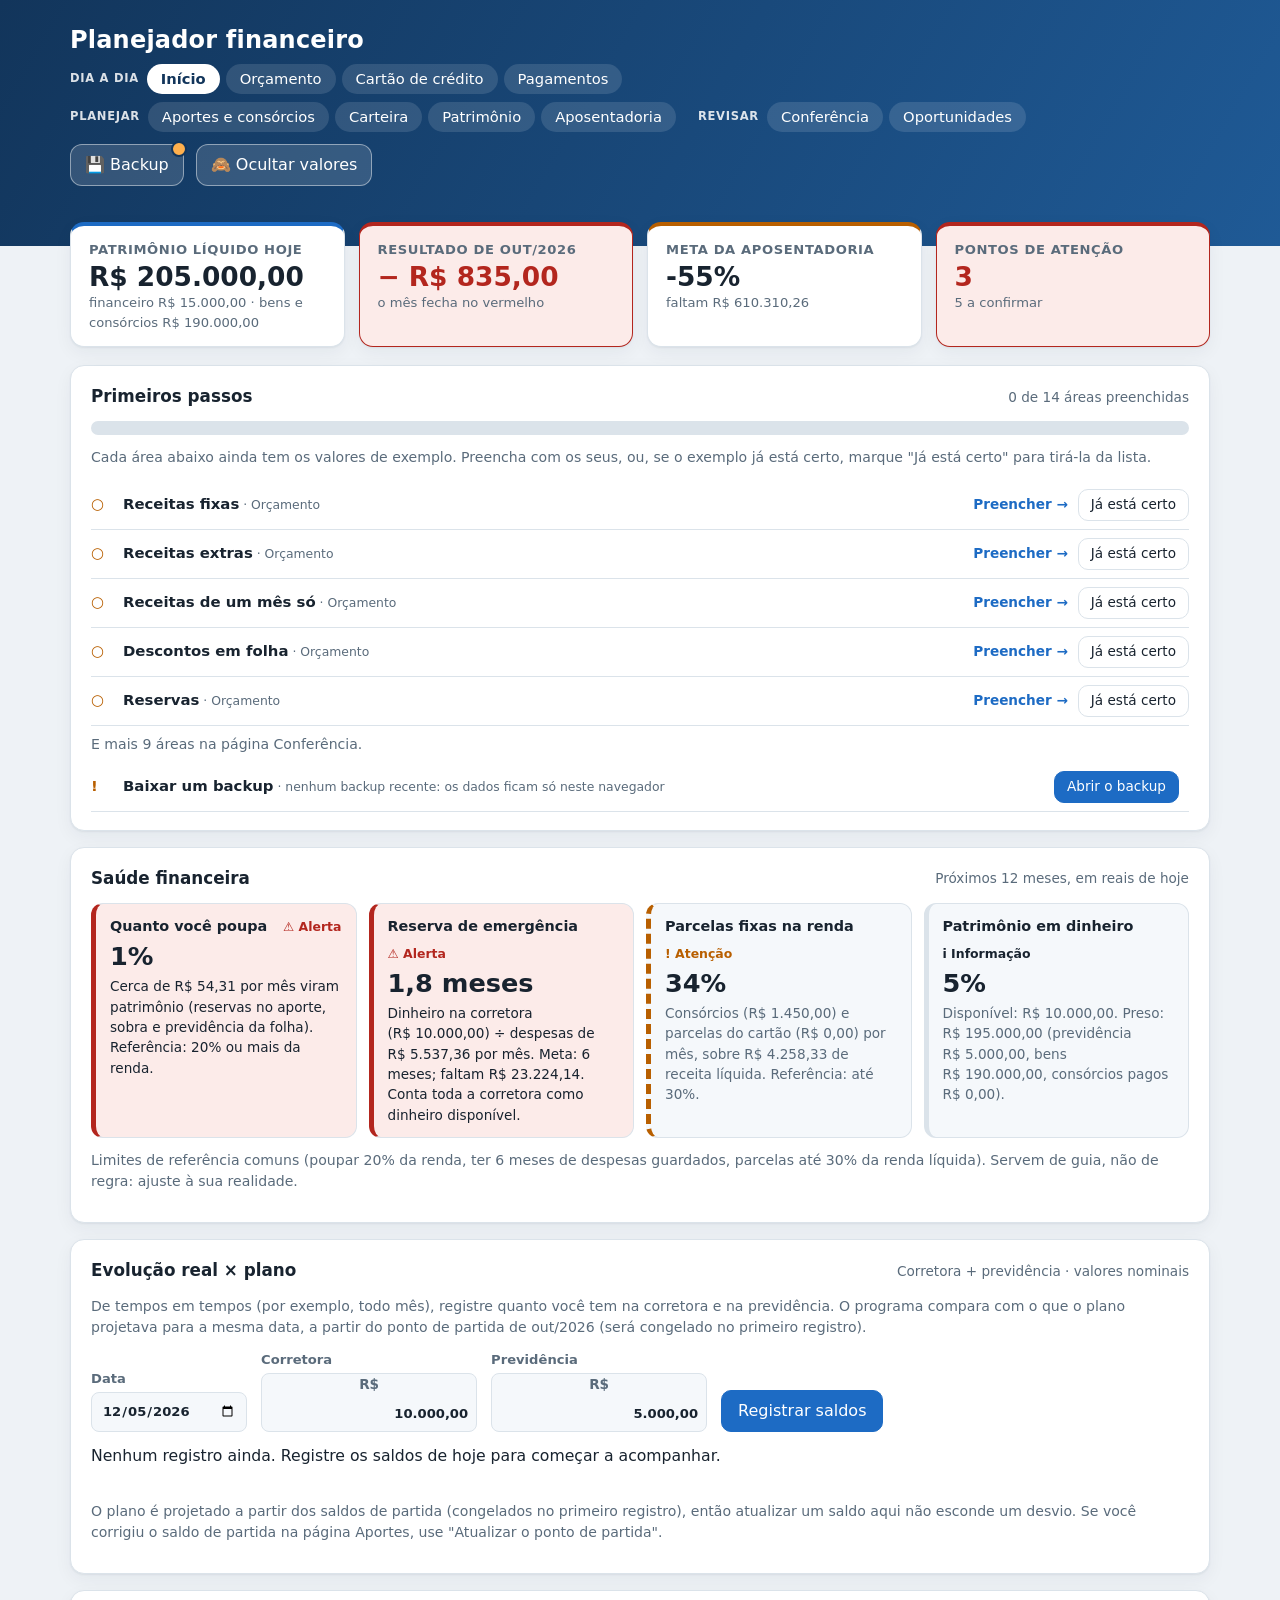
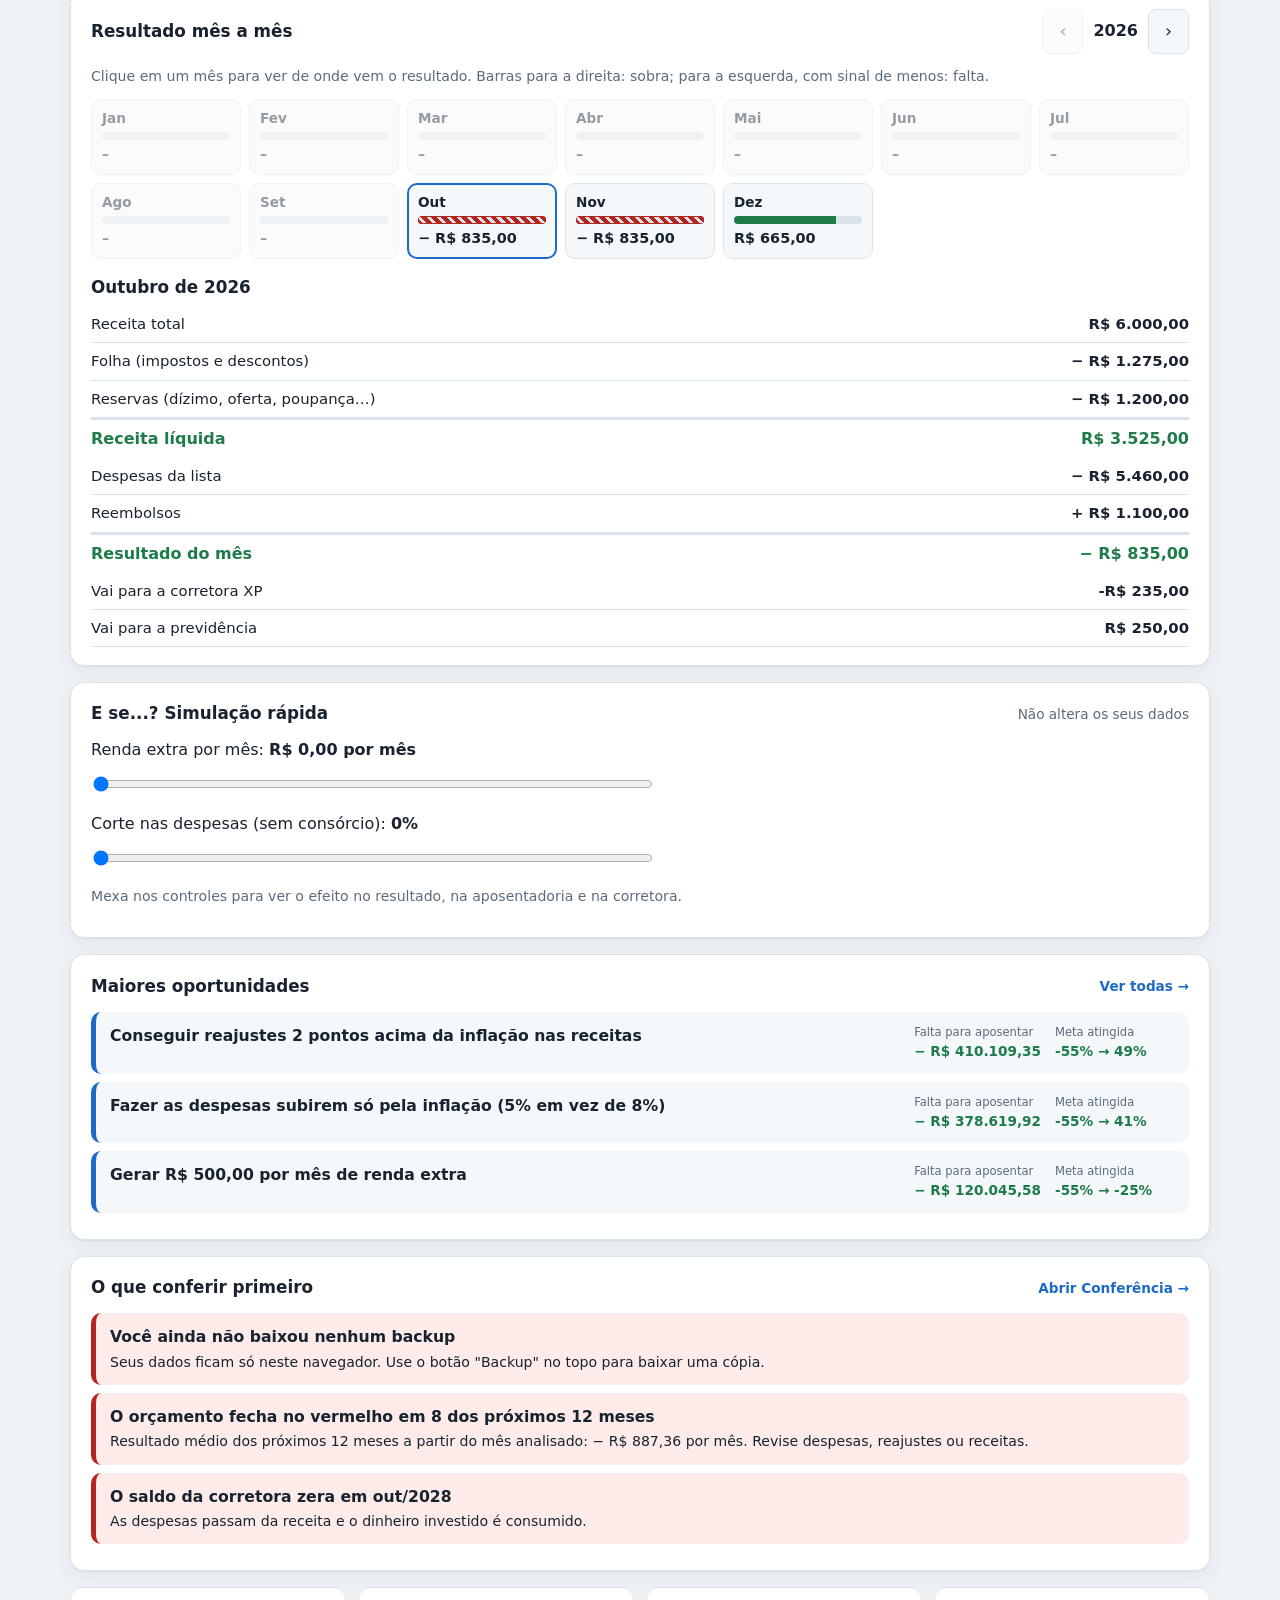
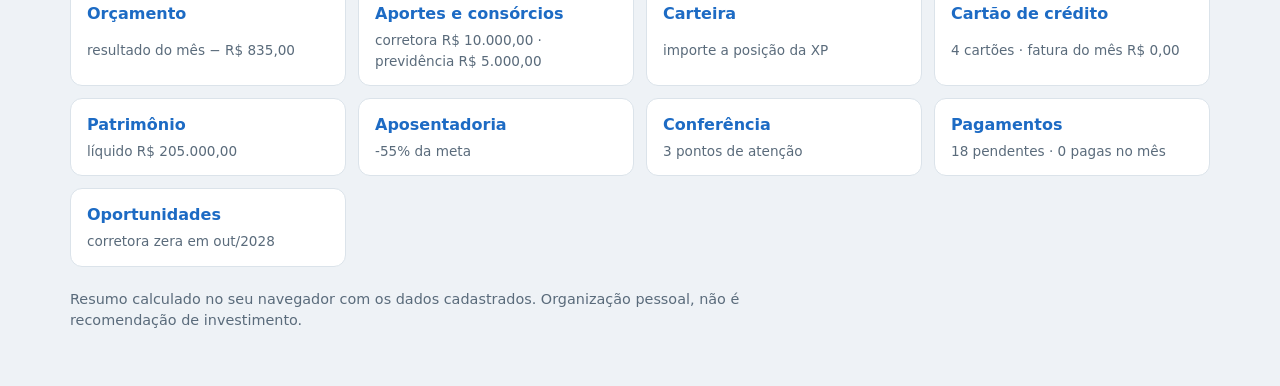
<file: planejador/inicio.html>
<!doctype html>
<html lang="pt-BR">
<head>
  <meta charset="utf-8">
  <meta name="viewport" content="width=device-width, initial-scale=1">
  <title>Planejador - Início</title>
  <link rel="stylesheet" href="style.css">
  <link rel="manifest" href="manifest.webmanifest">
  <meta name="theme-color" content="rgb(18,53,91)">
  <link rel="apple-touch-icon" href="icone-192.png">
  <script src="registrar-sw.js" defer></script>
</head>
<body>
  <header class="topo">
    <div class="topo-conteudo">
      <div>
        <h1>Planejador financeiro</h1>
        <nav class="paginas" aria-label="Páginas">
          <div class="grupo-menu" role="group" aria-label="Dia a dia">
            <span class="grupo-rotulo" aria-hidden="true">Dia a dia</span>
            <a href="inicio.html" aria-current="page">Início</a>
            <a href="index.html">Orçamento</a>
            <a href="cartao.html">Cartão de crédito</a>
            <a href="pagamentos.html">Pagamentos</a>
          </div>
          <div class="grupo-menu" role="group" aria-label="Planejar">
            <span class="grupo-rotulo" aria-hidden="true">Planejar</span>
            <a href="aportes.html">Aportes e consórcios</a>
            <a href="carteira.html">Carteira</a>
            <a href="patrimonio.html">Patrimônio</a>
            <a href="aposentadoria.html">Aposentadoria</a>
          </div>
          <div class="grupo-menu" role="group" aria-label="Revisar">
            <span class="grupo-rotulo" aria-hidden="true">Revisar</span>
            <a href="conferencia.html">Conferência</a>
            <a href="oportunidades.html">Oportunidades</a>
          </div>
        </nav>
      </div>
      <div class="topo-acoes">
        <button type="button" id="btn-ocultar" class="ocultar" aria-pressed="false" title="Esconde todos os valores em reais, por exemplo para apresentar a tela a outras pessoas">Ocultar valores</button>
      </div>
    </div>
  </header>

  <main>
    <section class="resumo" aria-label="Resumo geral" aria-live="polite">
      <article class="kpi">
        <span class="kpi-rotulo">Patrimônio líquido hoje</span>
        <strong id="k-patrimonio">–</strong>
        <small id="k-patrimonio-det"></small>
      </article>
      <article class="kpi resultado" id="caixa-mes">
        <span class="kpi-rotulo" id="k-mes-rotulo">Resultado do mês</span>
        <strong id="k-mes">–</strong>
        <small id="k-mes-det"></small>
      </article>
      <article class="kpi">
        <span class="kpi-rotulo">Meta da aposentadoria</span>
        <strong id="k-meta">–</strong>
        <small id="k-meta-det"></small>
      </article>
      <article class="kpi resultado" id="caixa-atencao">
        <span class="kpi-rotulo">Pontos de atenção</span>
        <strong id="k-atencao">–</strong>
        <small id="k-atencao-det"></small>
      </article>
    </section>

    <section class="cartao passos" id="bloco-passos" aria-labelledby="t-passos" hidden>
      <div class="cartao-topo"><h2 id="t-passos">Primeiros passos</h2><span class="dica" id="passos-progresso"></span></div>
      <div class="barra-meta" id="passos-barra" role="img" aria-label=""><span id="passos-barra-preenche"></span></div>
      <p class="nota">Cada área abaixo ainda tem os valores de exemplo. Preencha com os seus, ou, se o exemplo já está certo, marque "Já está certo" para tirá-la da lista.</p>
      <ul id="passos" class="passos-lista"></ul>
    </section>

    <section class="cartao" aria-labelledby="t-saude">
      <div class="cartao-topo"><h2 id="t-saude">Saúde financeira</h2><span class="dica">Próximos 12 meses, em reais de hoje</span></div>
      <div id="saude" class="saude"></div>
      <p class="nota">Limites de referência comuns (poupar 20% da renda, ter 6 meses de despesas guardados, parcelas até 30% da renda líquida). Servem de guia, não de regra: ajuste à sua realidade.</p>
    </section>

    <section class="cartao" aria-labelledby="t-evo">
      <div class="cartao-topo"><h2 id="t-evo">Evolução real × plano</h2><span class="dica">Corretora + previdência · valores nominais</span></div>
      <p class="nota">De tempos em tempos (por exemplo, todo mês), registre quanto você tem na corretora e na previdência. O programa compara com o que o plano projetava para a mesma data, a partir do ponto de partida de <span id="evo-partida"></span>.</p>
      <div id="evo-form" class="cc-form evo-form"></div>
      <p id="evo-resumo" class="lead-menor" role="status"></p>
      <div id="evo-grafico" class="grafico-vida"></div>
      <ul id="evo-legenda" class="legenda"></ul>
      <div class="tabela-rolagem"><table id="evo-tabela" class="tabela tabela-simples"></table></div>
      <p class="nota">O plano é projetado a partir dos saldos de partida (congelados no primeiro registro), então atualizar um saldo aqui não esconde um desvio. Se você corrigiu o saldo de partida na página Aportes, use "Atualizar o ponto de partida".</p>
    </section>

    <section class="cartao" aria-labelledby="t-meses">
      <div class="cartao-topo">
        <h2 id="t-meses">Resultado mês a mês</h2>
        <div class="ini-anos">
          <button type="button" id="ano-ant" aria-label="Ano anterior">‹</button>
          <strong id="ano-rotulo">–</strong>
          <button type="button" id="ano-prox" aria-label="Próximo ano">›</button>
        </div>
      </div>
      <p class="nota">Clique em um mês para ver de onde vem o resultado. Barras para a direita: sobra; para a esquerda, com sinal de menos: falta.</p>
      <div id="meses" class="ini-meses" role="group" aria-label="Meses do ano"></div>
      <h3 id="detalhe-titulo" class="ini-subtitulo">–</h3>
      <ul id="detalhe" class="composicao"></ul>
    </section>

    <section class="cartao" aria-labelledby="t-sim">
      <div class="cartao-topo"><h2 id="t-sim">E se...? Simulação rápida</h2><span class="dica">Não altera os seus dados</span></div>
      <div class="ini-sim">
        <label for="sim-renda">Renda extra por mês: <b id="sim-renda-v">–</b></label>
        <input type="range" id="sim-renda" min="0" max="3000" step="100" value="0">
        <label for="sim-corte">Corte nas despesas (sem consórcio): <b id="sim-corte-v">–</b></label>
        <input type="range" id="sim-corte" min="0" max="30" step="1" value="0">
      </div>
      <div id="sim-resultado" class="opo-efeitos" aria-live="polite"></div>
    </section>

    <section class="cartao" aria-labelledby="t-opo">
      <div class="cartao-topo"><h2 id="t-opo">Maiores oportunidades</h2><a class="conf-ir" href="oportunidades.html">Ver todas →</a></div>
      <ul id="opo" class="opo-lista"></ul>
    </section>

    <section class="cartao" aria-labelledby="t-aten">
      <div class="cartao-topo"><h2 id="t-aten">O que conferir primeiro</h2><a class="conf-ir" href="conferencia.html">Abrir Conferência →</a></div>
      <ul id="atencao" class="conf-lista"></ul>
    </section>

    <section aria-labelledby="t-atalhos">
      <h2 id="t-atalhos" class="oculto-visual">Atalhos</h2>
      <div id="atalhos" class="ini-atalhos"></div>
    </section>

    <p class="aviso">Resumo calculado no seu navegador com os dados cadastrados. Organização pessoal, não é recomendação de investimento.</p>
  </main>

  <script src="copia-automatica.js"></script>
  <script src="exemplo-publico.js"></script>
  <script src="comum.js"></script>
  <script src="calculo-aposentadoria.js"></script>
  <script src="calculo-conferencia.js"></script>
  <script src="calculo-oportunidades.js"></script>
  <script src="calculo-pagamentos.js"></script>
  <script src="calculo-indicadores.js"></script>
  <script src="calculo-evolucao.js"></script>
  <script src="inicio.js"></script>
</body>
</html>
</file>
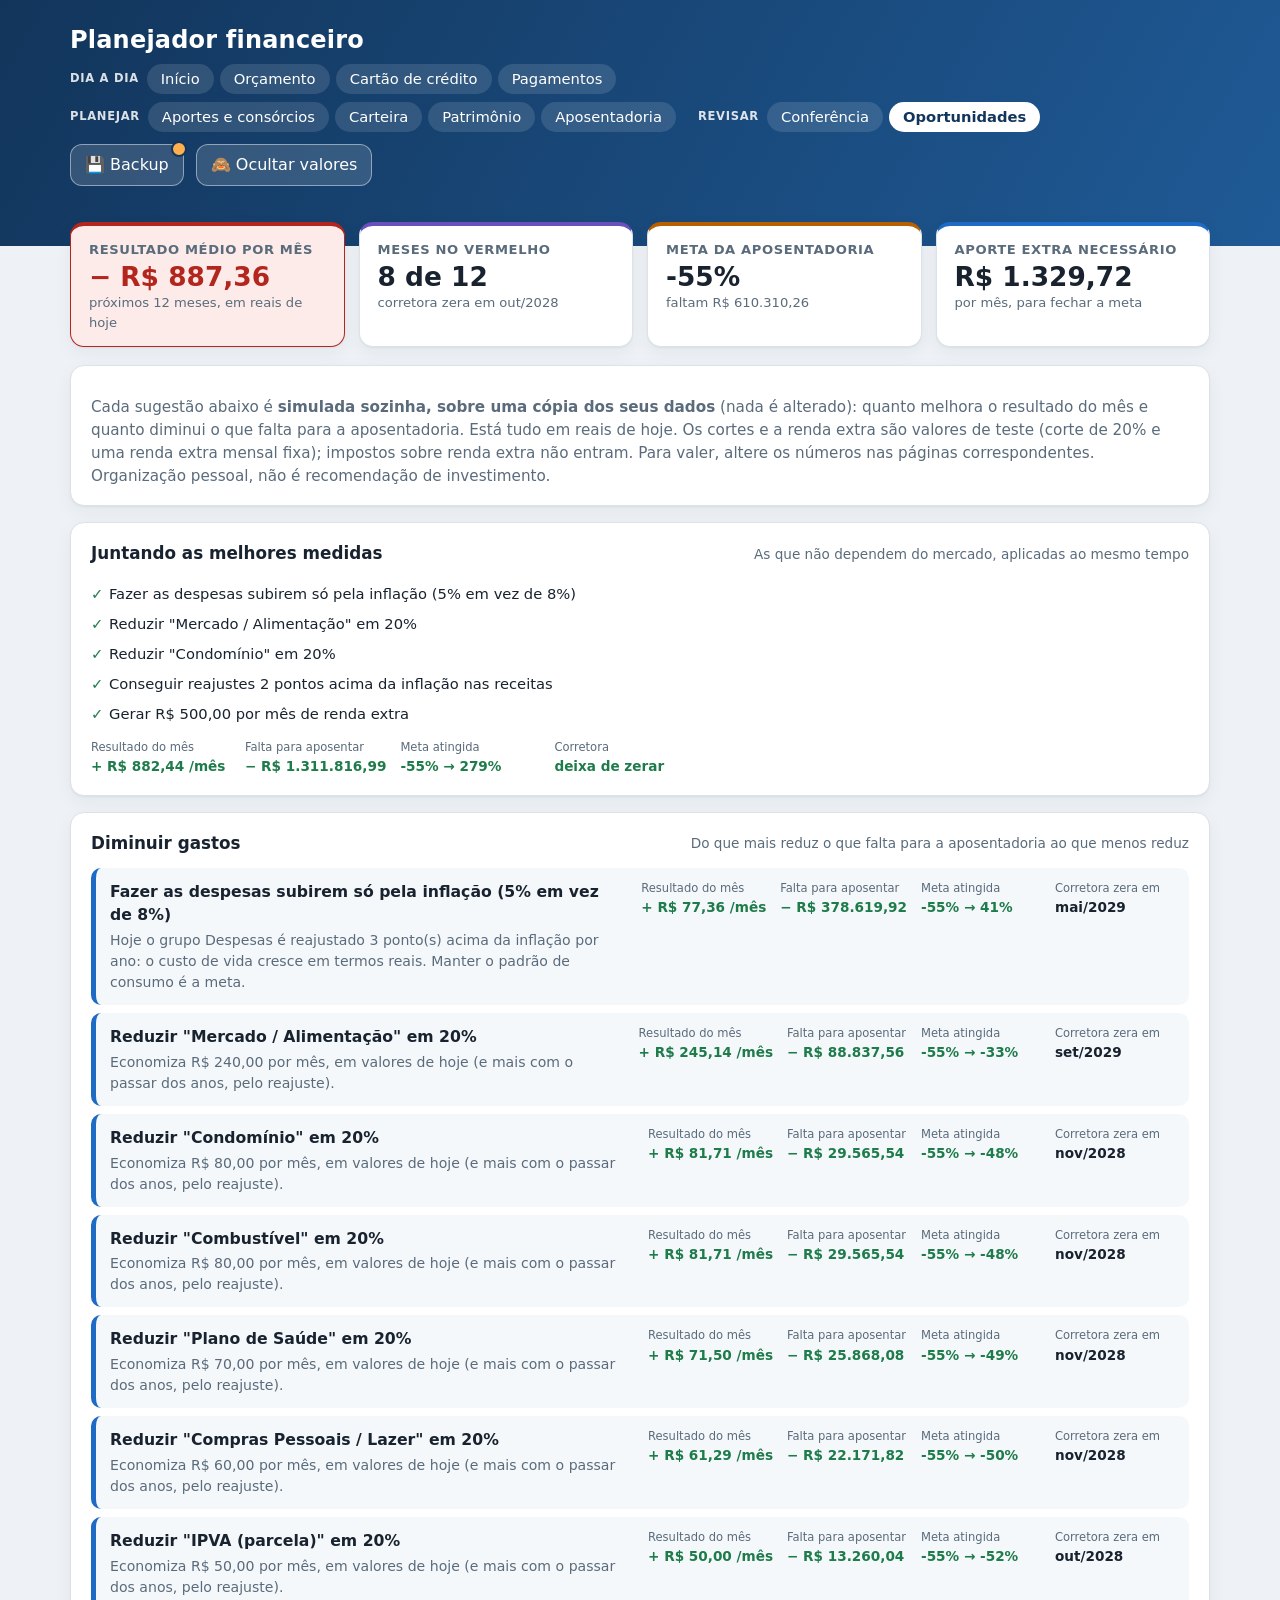
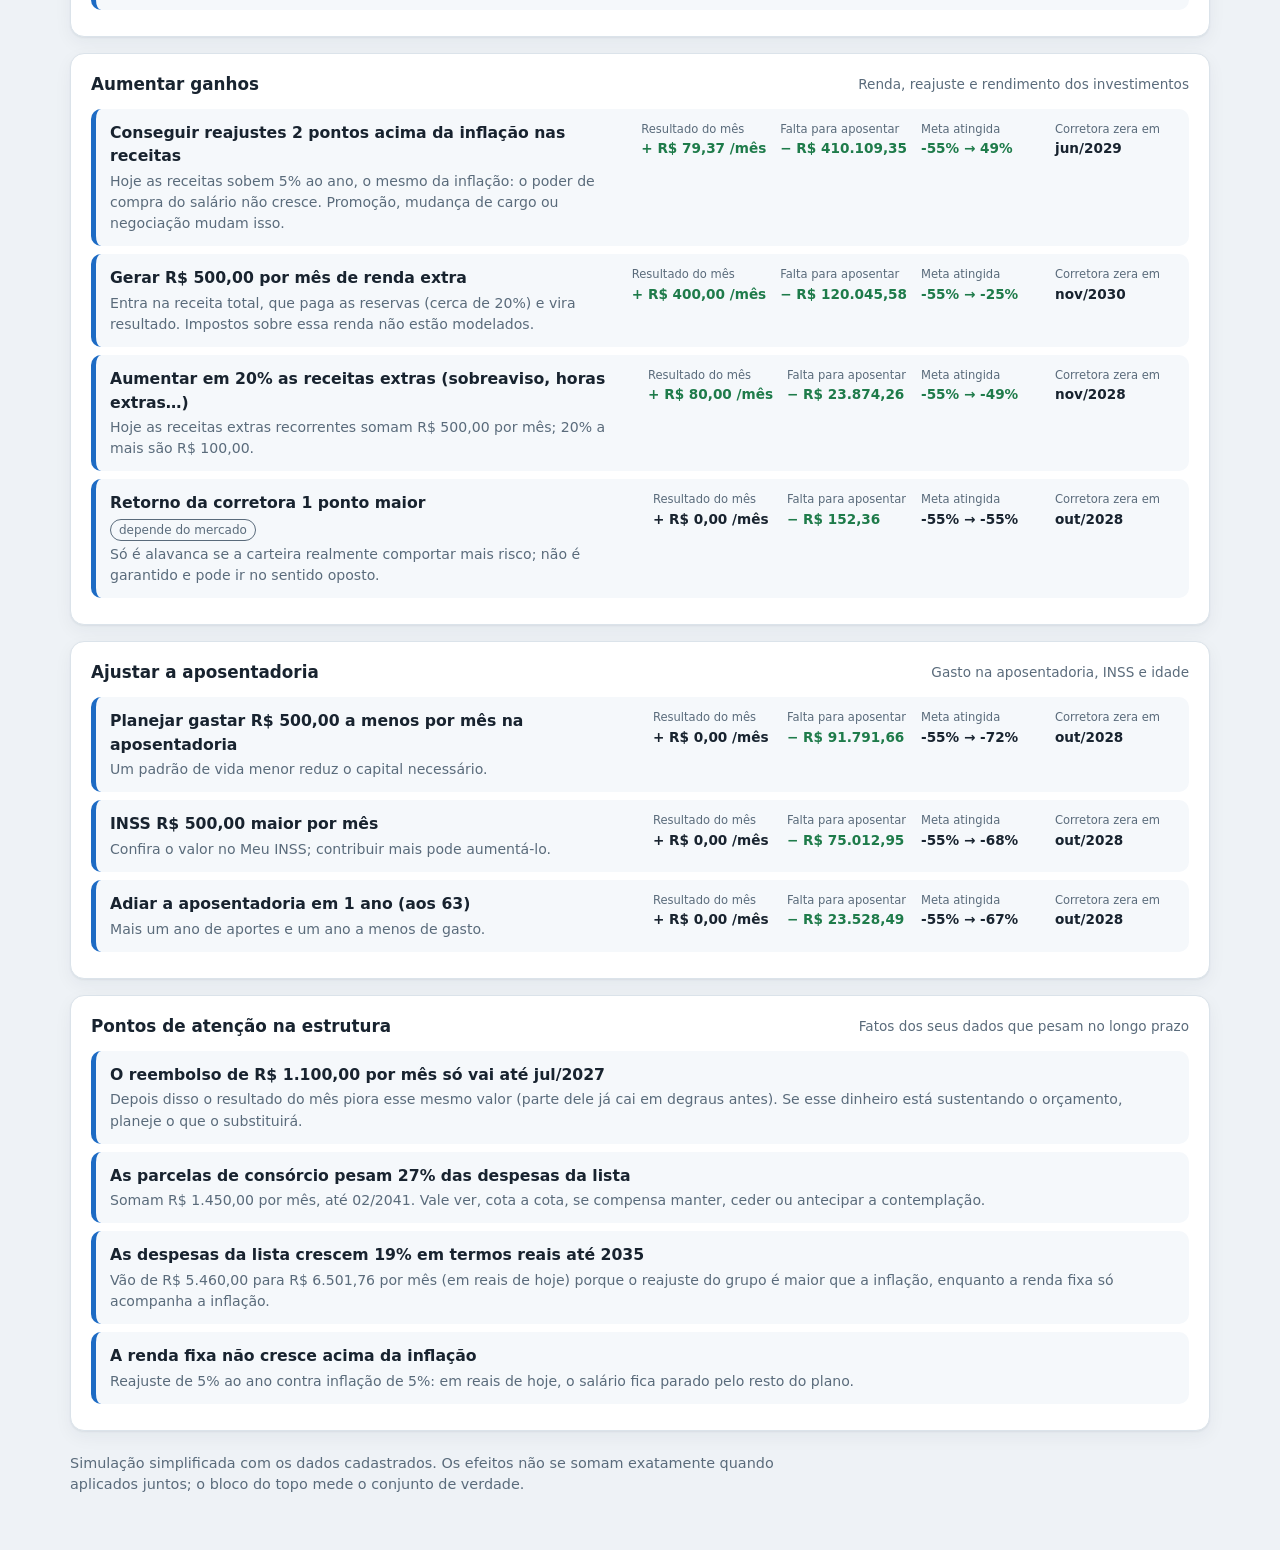
<file: planejador/oportunidades.html>
<!doctype html>
<html lang="pt-BR">
<head>
  <meta charset="utf-8">
  <meta name="viewport" content="width=device-width, initial-scale=1">
  <title>Planejador - Oportunidades</title>
  <link rel="stylesheet" href="style.css">
  <link rel="manifest" href="manifest.webmanifest">
  <meta name="theme-color" content="rgb(18,53,91)">
  <link rel="apple-touch-icon" href="icone-192.png">
  <script src="registrar-sw.js" defer></script>
</head>
<body>
  <header class="topo">
    <div class="topo-conteudo">
      <div>
        <h1>Planejador financeiro</h1>
        <nav class="paginas" aria-label="Páginas">
          <div class="grupo-menu" role="group" aria-label="Dia a dia">
            <span class="grupo-rotulo" aria-hidden="true">Dia a dia</span>
            <a href="inicio.html">Início</a>
            <a href="index.html">Orçamento</a>
            <a href="cartao.html">Cartão de crédito</a>
            <a href="pagamentos.html">Pagamentos</a>
          </div>
          <div class="grupo-menu" role="group" aria-label="Planejar">
            <span class="grupo-rotulo" aria-hidden="true">Planejar</span>
            <a href="aportes.html">Aportes e consórcios</a>
            <a href="carteira.html">Carteira</a>
            <a href="patrimonio.html">Patrimônio</a>
            <a href="aposentadoria.html">Aposentadoria</a>
          </div>
          <div class="grupo-menu" role="group" aria-label="Revisar">
            <span class="grupo-rotulo" aria-hidden="true">Revisar</span>
            <a href="conferencia.html">Conferência</a>
            <a href="oportunidades.html" aria-current="page">Oportunidades</a>
          </div>
        </nav>
      </div>
      <div class="topo-acoes">
        <button type="button" id="btn-ocultar" class="ocultar" aria-pressed="false" title="Esconde todos os valores em reais, por exemplo para apresentar a tela a outras pessoas">Ocultar valores</button>
      </div>
    </div>
  </header>

  <main>
    <section class="resumo" aria-label="Situação de partida" aria-live="polite">
      <article class="kpi resultado" id="caixa-sobra">
        <span class="kpi-rotulo">Resultado médio por mês</span>
        <strong id="k-sobra">–</strong>
        <small>próximos 12 meses, em reais de hoje</small>
      </article>
      <article class="kpi">
        <span class="kpi-rotulo">Meses no vermelho</span>
        <strong id="k-vermelho">–</strong>
        <small id="k-vermelho-det"></small>
      </article>
      <article class="kpi">
        <span class="kpi-rotulo">Meta da aposentadoria</span>
        <strong id="k-meta">–</strong>
        <small id="k-meta-det"></small>
      </article>
      <article class="kpi">
        <span class="kpi-rotulo">Aporte extra necessário</span>
        <strong id="k-extra">–</strong>
        <small>por mês, para fechar a meta</small>
      </article>
    </section>

    <section class="cartao" aria-labelledby="t-intro">
      <h2 id="t-intro" class="oculto-visual">Como ler esta página</h2>
      <p class="nota intro">Cada sugestão abaixo é <strong>simulada sozinha, sobre uma cópia dos seus dados</strong> (nada é alterado): quanto melhora o resultado do mês e quanto diminui o que falta para a aposentadoria. Está tudo em reais de hoje. Os cortes e a renda extra são valores de teste (corte de 20% e uma renda extra mensal fixa); impostos sobre renda extra não entram. Para valer, altere os números nas páginas correspondentes. Organização pessoal, não é recomendação de investimento.</p>
    </section>

    <section class="cartao opo-pacote" id="bloco-pacote" aria-labelledby="t-pacote" hidden>
      <div class="cartao-topo"><h2 id="t-pacote">Juntando as melhores medidas</h2><span class="dica">As que não dependem do mercado, aplicadas ao mesmo tempo</span></div>
      <ul id="pacote-itens" class="opo-itens"></ul>
      <div id="pacote-efeito" class="opo-efeitos"></div>
    </section>

    <div id="grupos"></div>

    <section class="cartao" aria-labelledby="t-estr" id="bloco-estr" hidden>
      <div class="cartao-topo"><h2 id="t-estr">Pontos de atenção na estrutura</h2><span class="dica">Fatos dos seus dados que pesam no longo prazo</span></div>
      <ul id="estruturais" class="conf-lista"></ul>
    </section>

    <p class="aviso">Simulação simplificada com os dados cadastrados. Os efeitos não se somam exatamente quando aplicados juntos; o bloco do topo mede o conjunto de verdade.</p>
  </main>

  <script src="copia-automatica.js"></script>
  <script src="exemplo-publico.js"></script>
  <script src="comum.js"></script>
  <script src="calculo-aposentadoria.js"></script>
  <script src="calculo-oportunidades.js"></script>
  <script src="oportunidades.js"></script>
</body>
</html>
</file>
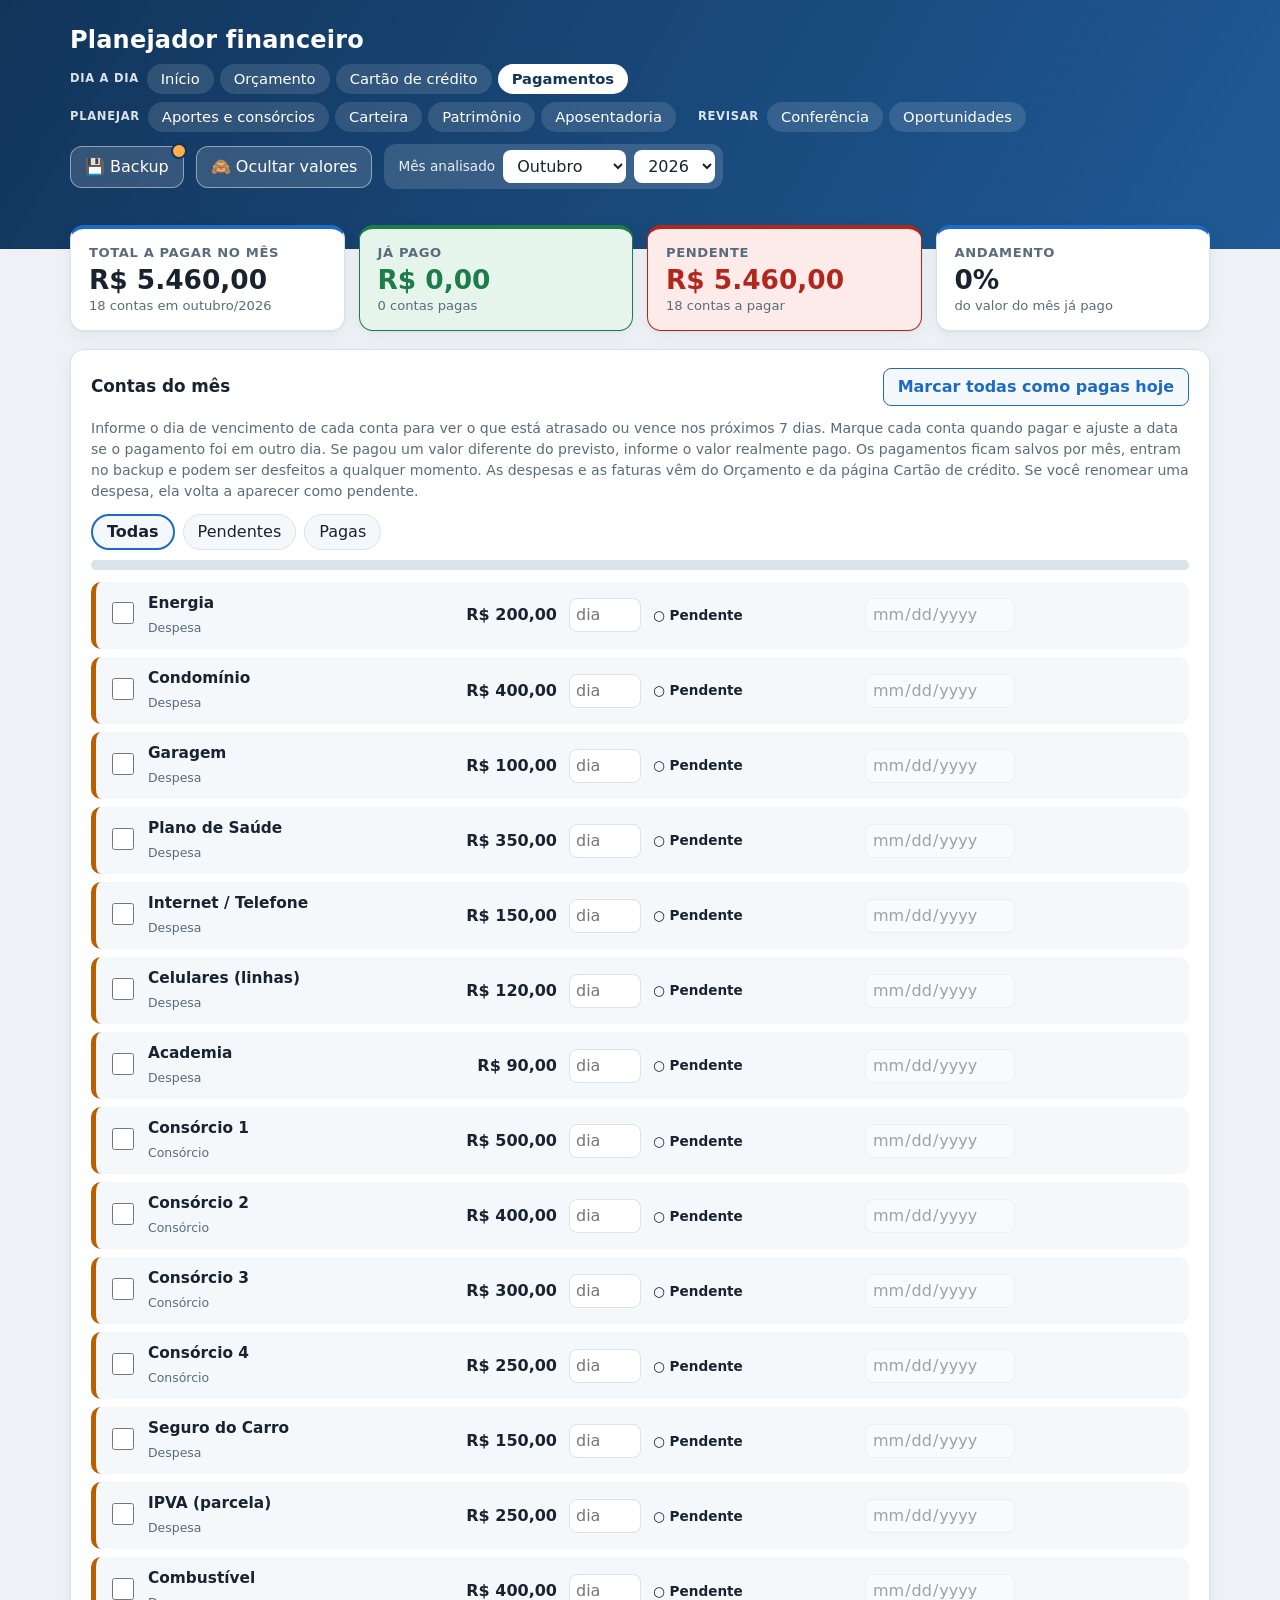
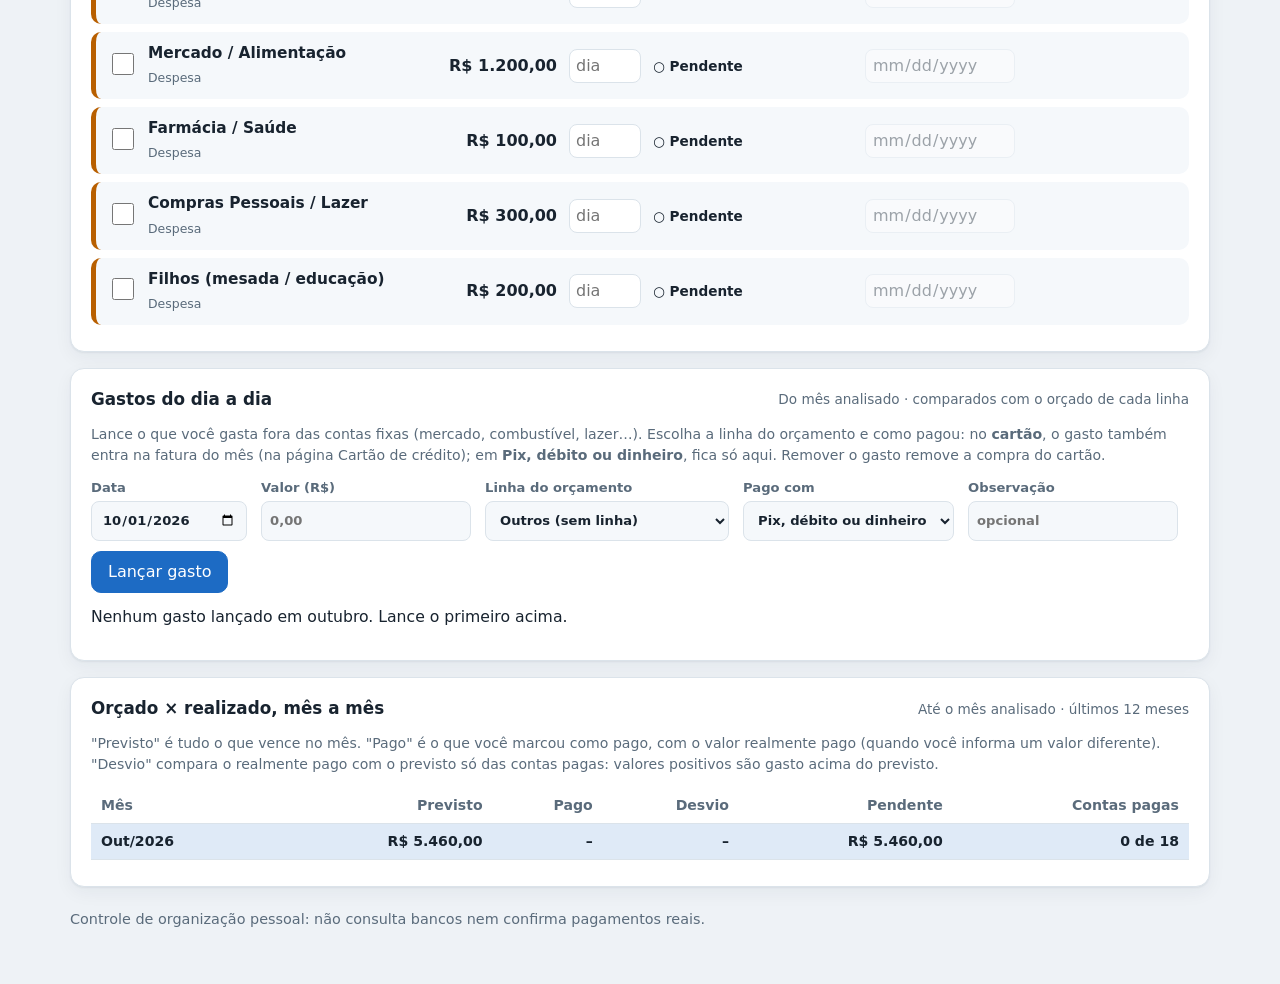
<file: planejador/pagamentos.html>
<!doctype html>
<html lang="pt-BR">
<head>
  <meta charset="utf-8">
  <meta name="viewport" content="width=device-width, initial-scale=1">
  <title>Planejador - Pagamentos</title>
  <link rel="stylesheet" href="style.css">
  <link rel="manifest" href="manifest.webmanifest">
  <meta name="theme-color" content="rgb(18,53,91)">
  <link rel="apple-touch-icon" href="icone-192.png">
  <script src="registrar-sw.js" defer></script>
</head>
<body>
  <header class="topo">
    <div class="topo-conteudo">
      <div>
        <h1>Planejador financeiro</h1>
        <nav class="paginas" aria-label="Páginas">
          <div class="grupo-menu" role="group" aria-label="Dia a dia">
            <span class="grupo-rotulo" aria-hidden="true">Dia a dia</span>
            <a href="inicio.html">Início</a>
            <a href="index.html">Orçamento</a>
            <a href="cartao.html">Cartão de crédito</a>
            <a href="pagamentos.html" aria-current="page">Pagamentos</a>
          </div>
          <div class="grupo-menu" role="group" aria-label="Planejar">
            <span class="grupo-rotulo" aria-hidden="true">Planejar</span>
            <a href="aportes.html">Aportes e consórcios</a>
            <a href="carteira.html">Carteira</a>
            <a href="patrimonio.html">Patrimônio</a>
            <a href="aposentadoria.html">Aposentadoria</a>
          </div>
          <div class="grupo-menu" role="group" aria-label="Revisar">
            <span class="grupo-rotulo" aria-hidden="true">Revisar</span>
            <a href="conferencia.html">Conferência</a>
            <a href="oportunidades.html">Oportunidades</a>
          </div>
        </nav>
      </div>
      <div class="topo-acoes">
        <button type="button" id="btn-ocultar" class="ocultar" aria-pressed="false" title="Esconde todos os valores em reais, por exemplo para apresentar a tela a outras pessoas">Ocultar valores</button>
        <div class="seletor-mes">
          <span id="rotulo-mes">Mês analisado</span>
          <select id="sel-mes" aria-labelledby="rotulo-mes"></select>
          <select id="sel-ano" aria-label="Ano analisado"></select>
        </div>
      </div>
    </div>
  </header>

  <main>
    <section class="resumo" aria-label="Resumo dos pagamentos do mês" aria-live="polite">
      <article class="kpi">
        <span class="kpi-rotulo">Total a pagar no mês</span>
        <strong id="k-total">–</strong>
        <small id="k-total-det"></small>
      </article>
      <article class="kpi resultado positivo">
        <span class="kpi-rotulo">Já pago</span>
        <strong id="k-pago">–</strong>
        <small id="k-pago-det"></small>
      </article>
      <article class="kpi resultado" id="caixa-pendente">
        <span class="kpi-rotulo">Pendente</span>
        <strong id="k-pendente">–</strong>
        <small id="k-pendente-det"></small>
      </article>
      <article class="kpi">
        <span class="kpi-rotulo">Andamento</span>
        <strong id="k-pct">–</strong>
        <small>do valor do mês já pago</small>
      </article>
    </section>

    <section class="cartao" aria-labelledby="t-contas">
      <div class="cartao-topo">
        <h2 id="t-contas">Contas do mês</h2>
        <button type="button" id="marcar-todas" class="botao-sec">Marcar todas como pagas hoje</button>
      </div>
      <p class="nota">Informe o dia de vencimento de cada conta para ver o que está atrasado ou vence nos próximos 7 dias. Marque cada conta quando pagar e ajuste a data se o pagamento foi em outro dia. Se pagou um valor diferente do previsto, informe o valor realmente pago. Os pagamentos ficam salvos por mês, entram no backup e podem ser desfeitos a qualquer momento. As despesas e as faturas vêm do Orçamento e da página Cartão de crédito. Se você renomear uma despesa, ela volta a aparecer como pendente.</p>
      <p id="pg-aviso" class="pg-aviso" role="status" hidden></p>
      <div class="pg-filtros" role="group" aria-label="Filtrar contas">
        <button type="button" data-filtro="todas" aria-pressed="true">Todas</button>
        <button type="button" data-filtro="pendentes" aria-pressed="false">Pendentes</button>
        <button type="button" data-filtro="pagas" aria-pressed="false">Pagas</button>
      </div>
      <div class="pg-barra" aria-hidden="true"><span id="pg-barra-pago"></span></div>
      <ul id="contas" class="pg-lista"></ul>
    </section>

    <section class="cartao" aria-labelledby="t-gastos">
      <div class="cartao-topo"><h2 id="t-gastos">Gastos do dia a dia</h2><span class="dica">Do mês analisado · comparados com o orçado de cada linha</span></div>
      <p class="nota">Lance o que você gasta fora das contas fixas (mercado, combustível, lazer…). Escolha a linha do orçamento e como pagou: no <strong>cartão</strong>, o gasto também entra na fatura do mês (na página Cartão de crédito); em <strong>Pix, débito ou dinheiro</strong>, fica só aqui. Remover o gasto remove a compra do cartão.</p>
      <div id="gasto-form" class="cc-form evo-form"></div>
      <p id="gasto-erro" class="lead-menor" role="status"></p>
      <p id="gasto-resumo" class="lead-menor" role="status"></p>
      <div class="tabela-rolagem"><table id="gasto-tabela" class="tabela tabela-simples"></table></div>
      <ul id="gasto-lista" class="mi-lista"></ul>
    </section>

    <section class="cartao" aria-labelledby="t-hist">
      <div class="cartao-topo"><h2 id="t-hist">Orçado × realizado, mês a mês</h2><span class="dica">Até o mês analisado · últimos 12 meses</span></div>
      <p class="nota">"Previsto" é tudo o que vence no mês. "Pago" é o que você marcou como pago, com o valor realmente pago (quando você informa um valor diferente). "Desvio" compara o realmente pago com o previsto só das contas pagas: valores positivos são gasto acima do previsto.</p>
      <div class="tabela-rolagem">
        <table class="mi-hist tabela tabela-simples">
          <thead><tr><th scope="col">Mês</th><th scope="col">Previsto</th><th scope="col">Pago</th><th scope="col">Desvio</th><th scope="col">Pendente</th><th scope="col">Contas pagas</th></tr></thead>
          <tbody id="historico"></tbody>
        </table>
      </div>
    </section>

    <p class="aviso">Controle de organização pessoal: não consulta bancos nem confirma pagamentos reais.</p>
  </main>

  <script src="copia-automatica.js"></script>
  <script src="exemplo-publico.js"></script>
  <script src="comum.js"></script>
  <script src="calculo-pagamentos.js"></script>
  <script src="calculo-gastos.js"></script>
  <script src="pagamentos.js"></script>
</body>
</html>
</file>
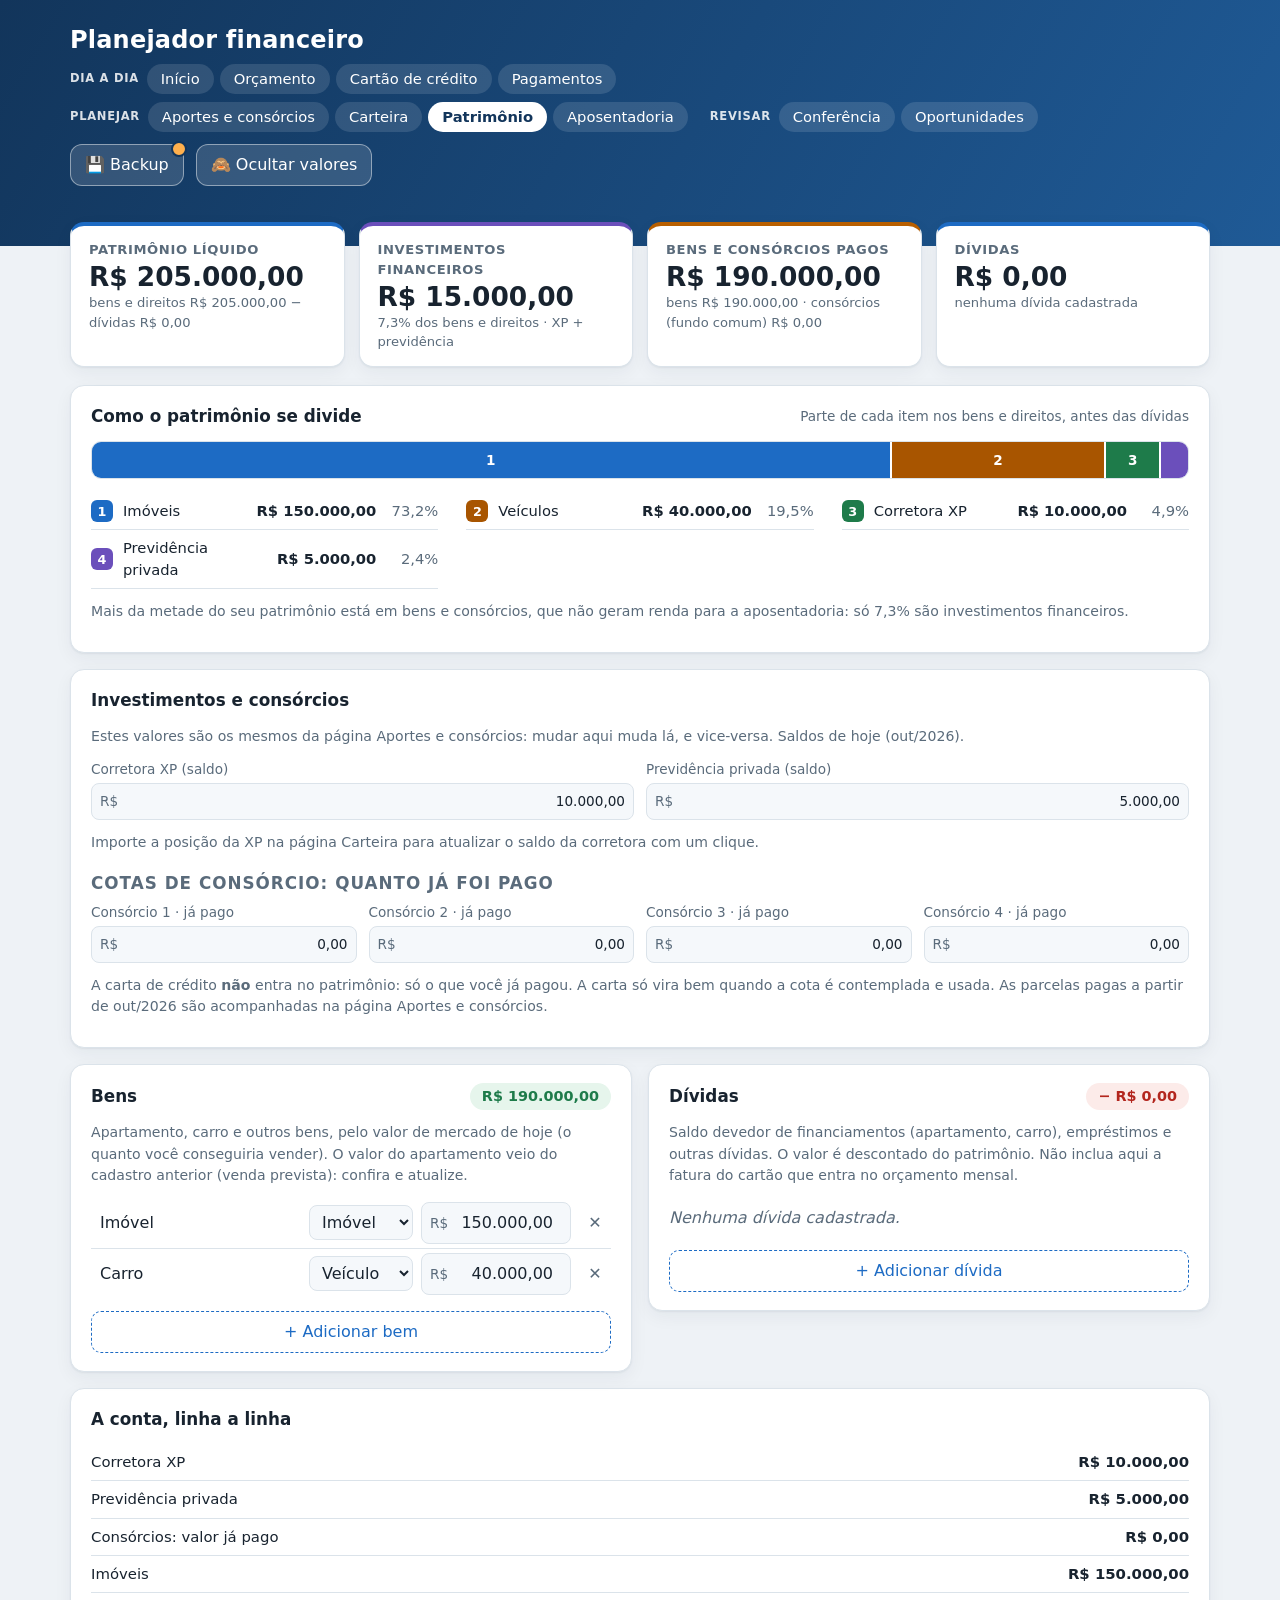
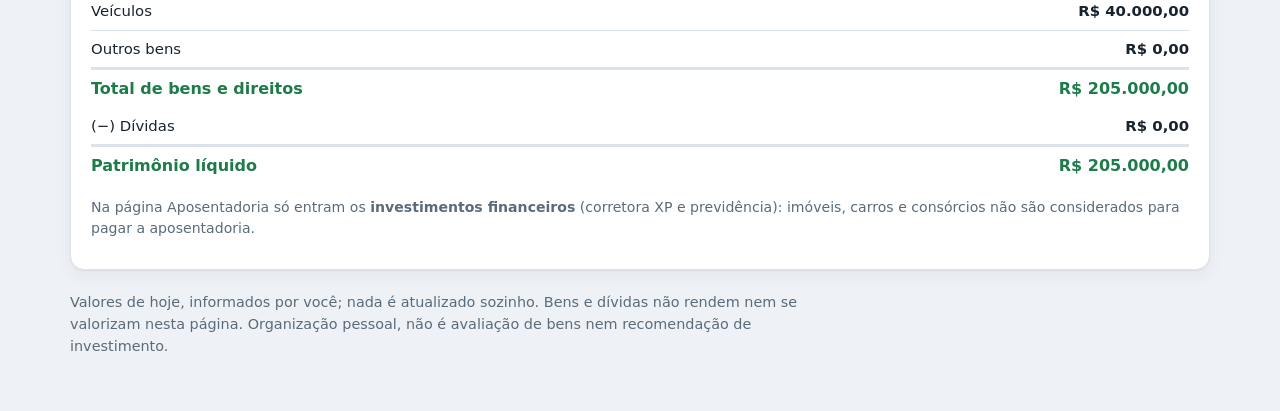
<file: planejador/patrimonio.html>
<!doctype html>
<html lang="pt-BR">
<head>
  <meta charset="utf-8">
  <meta name="viewport" content="width=device-width, initial-scale=1">
  <title>Planejador - Patrimônio</title>
  <link rel="stylesheet" href="style.css">
  <link rel="manifest" href="manifest.webmanifest">
  <meta name="theme-color" content="rgb(18,53,91)">
  <link rel="apple-touch-icon" href="icone-192.png">
  <script src="registrar-sw.js" defer></script>
</head>
<body>
  <header class="topo">
    <div class="topo-conteudo">
      <div>
        <h1>Planejador financeiro</h1>
        <nav class="paginas" aria-label="Páginas">
          <div class="grupo-menu" role="group" aria-label="Dia a dia">
            <span class="grupo-rotulo" aria-hidden="true">Dia a dia</span>
            <a href="inicio.html">Início</a>
            <a href="index.html">Orçamento</a>
            <a href="cartao.html">Cartão de crédito</a>
            <a href="pagamentos.html">Pagamentos</a>
          </div>
          <div class="grupo-menu" role="group" aria-label="Planejar">
            <span class="grupo-rotulo" aria-hidden="true">Planejar</span>
            <a href="aportes.html">Aportes e consórcios</a>
            <a href="carteira.html">Carteira</a>
            <a href="patrimonio.html" aria-current="page">Patrimônio</a>
            <a href="aposentadoria.html">Aposentadoria</a>
          </div>
          <div class="grupo-menu" role="group" aria-label="Revisar">
            <span class="grupo-rotulo" aria-hidden="true">Revisar</span>
            <a href="conferencia.html">Conferência</a>
            <a href="oportunidades.html">Oportunidades</a>
          </div>
        </nav>
      </div>
      <div class="topo-acoes">
        <button type="button" id="btn-ocultar" class="ocultar" aria-pressed="false" title="Esconde todos os valores em reais, por exemplo para apresentar a tela a outras pessoas">Ocultar valores</button>
      </div>
    </div>
  </header>

  <main>
    <section class="resumo" aria-label="Resumo do patrimônio" aria-live="polite">
      <article class="kpi">
        <span class="kpi-rotulo">Patrimônio líquido</span>
        <strong id="k-liquido">–</strong>
        <small id="k-liquido-det"></small>
      </article>
      <article class="kpi">
        <span class="kpi-rotulo">Investimentos financeiros</span>
        <strong id="k-financeiro">–</strong>
        <small id="k-financeiro-det"></small>
      </article>
      <article class="kpi">
        <span class="kpi-rotulo">Bens e consórcios pagos</span>
        <strong id="k-bens">–</strong>
        <small id="k-bens-det"></small>
      </article>
      <article class="kpi">
        <span class="kpi-rotulo">Dívidas</span>
        <strong id="k-dividas">–</strong>
        <small id="k-dividas-det"></small>
      </article>
    </section>

    <section class="cartao" aria-labelledby="t-composicao">
      <div class="cartao-topo">
        <h2 id="t-composicao">Como o patrimônio se divide</h2>
        <span class="dica">Parte de cada item nos bens e direitos, antes das dívidas</span>
      </div>
      <div id="barra-patrimonio" class="barra-classes" role="img" aria-label=""></div>
      <ul id="legenda-patrimonio" class="legenda-classes"></ul>
      <p class="nota" id="nota-composicao"></p>
    </section>

    <section class="cartao" aria-labelledby="t-invest">
      <div class="cartao-topo"><h2 id="t-invest">Investimentos e consórcios</h2></div>
      <p class="nota">Estes valores são os mesmos da página Aportes e consórcios: mudar aqui muda lá, e vice-versa. Saldos de hoje (out/2026).</p>
      <div class="campos" id="campos-invest"></div>
      <p class="nota" id="nota-carteira"></p>
      <h3 class="sub" style="margin-top:18px">Cotas de consórcio: quanto já foi pago</h3>
      <div class="campos" id="campos-cotas"></div>
      <p class="nota">A carta de crédito <strong>não</strong> entra no patrimônio: só o que você já pagou. A carta só vira bem quando a cota é contemplada e usada. As parcelas pagas a partir de out/2026 são acompanhadas na página Aportes e consórcios.</p>
    </section>

    <div class="colunas-pat">
      <section class="cartao" aria-labelledby="t-bens">
        <div class="cartao-topo">
          <h2 id="t-bens">Bens</h2>
          <span class="selo" id="selo-bens"></span>
        </div>
        <p class="nota">Apartamento, carro e outros bens, pelo valor de mercado de hoje (o quanto você conseguiria vender). O valor do apartamento veio do cadastro anterior (venda prevista): confira e atualize.</p>
        <div class="linhas" data-lista="bens"></div>
        <button type="button" class="adicionar" id="add-bem">+ Adicionar bem</button>
      </section>

      <section class="cartao" aria-labelledby="t-dividas">
        <div class="cartao-topo">
          <h2 id="t-dividas">Dívidas</h2>
          <span class="selo sai" id="selo-dividas"></span>
        </div>
        <p class="nota">Saldo devedor de financiamentos (apartamento, carro), empréstimos e outras dívidas. O valor é descontado do patrimônio. Não inclua aqui a fatura do cartão que entra no orçamento mensal.</p>
        <div class="linhas" data-lista="dividas"></div>
        <button type="button" class="adicionar" id="add-divida">+ Adicionar dívida</button>
      </section>
    </div>

    <section class="cartao" aria-labelledby="t-conta">
      <div class="cartao-topo"><h2 id="t-conta">A conta, linha a linha</h2></div>
      <ul id="conta" class="composicao"></ul>
      <p class="nota">Na página Aposentadoria só entram os <strong>investimentos financeiros</strong> (corretora XP e previdência): imóveis, carros e consórcios não são considerados para pagar a aposentadoria.</p>
    </section>

    <p class="aviso">Valores de hoje, informados por você; nada é atualizado sozinho. Bens e dívidas não rendem nem se valorizam nesta página. Organização pessoal, não é avaliação de bens nem recomendação de investimento.</p>
  </main>

  <script src="copia-automatica.js"></script>
  <script src="exemplo-publico.js"></script>
  <script src="comum.js"></script>
  <script src="patrimonio.js"></script>
</body>
</html>
</file>
<file: missoes/style.css>
:root {
  --fundo: #eef2f6; --cartao: #ffffff; --texto: #18232f; --suave: #5a6b7b; --borda: #dbe3ea; --campo: #f5f8fb;
  --marca: #12355b; --marca-2: #1f5a96; --azul: #1d6bc4;
  --bom: #1e7b4a; --bom-fundo: #e6f5ec; --ruim: #b3261e; --ruim-fundo: #fcebe9;
  --c-folha: #b85f00; --c-reservas: #6b4fbb; --c-despesas: #1d6bc4; --c-sobra: #1e7b4a; --c-falta: #b3261e;
  --sombra: 0 1px 2px rgba(16, 36, 60, .06), 0 6px 18px rgba(16, 36, 60, .05);
  color-scheme: light dark;
}
@media (prefers-color-scheme: dark) {
  :root {
    --fundo: #0e1620; --cartao: #16222f; --texto: #e7eef5; --suave: #9fb0c0; --borda: #2a3b4c; --campo: #101b27;
    --marca: #0b2540; --marca-2: #1b4676; --azul: #6aa5ee;
    --bom: #5fd391; --bom-fundo: #11322a; --ruim: #ff8a80; --ruim-fundo: #3a1b1a;
    --c-folha: #ffb04d; --c-reservas: #b9a4f5; --c-despesas: #6aa5ee; --c-sobra: #5fd391; --c-falta: #ff8a80;
    --sombra: 0 1px 2px rgba(0, 0, 0, .4);
  }
}
* { box-sizing: border-box; }
body { margin: 0; background: var(--fundo); color: var(--texto); font: 16px/1.5 system-ui, "Segoe UI", Roboto, sans-serif; }
h1, h2, h3, p { margin: 0; }

/* ---------- topo ---------- */
.topo { background: linear-gradient(120deg, var(--marca), var(--marca-2)); color: #fff; }
.topo-conteudo { max-width: 1180px; margin: 0 auto; padding: 22px 20px 60px; display: flex; justify-content: space-between; align-items: center; gap: 12px; flex-wrap: wrap; }
.topo h1 { font-size: 1.5rem; letter-spacing: .2px; }
.topo p { opacity: .85; }
main { max-width: 1180px; margin: 0 auto; padding: 20px 20px 40px; overflow-x: clip; }
.cartao, .kpi { min-width: 0; }

/* ---------- resumo ---------- */
.resumo { display: grid; grid-template-columns: repeat(4, 1fr); gap: 14px; margin: -44px 0 18px; position: relative; }
.kpi { background: var(--cartao); border-radius: 14px; padding: 14px 18px; box-shadow: var(--sombra); border: 1px solid var(--borda); border-top: 4px solid var(--azul); display: flex; flex-direction: column; min-width: 0; }
.kpi:nth-child(2) { border-top-color: var(--c-reservas); }
.kpi:nth-child(3) { border-top-color: var(--c-folha); }
.kpi-rotulo { color: var(--suave); font-size: .82rem; text-transform: uppercase; letter-spacing: .6px; font-weight: 600; }
.kpi strong { font-size: 1.65rem; line-height: 1.25; font-variant-numeric: tabular-nums; }
.kpi small { color: var(--suave); font-size: .82rem; }
.kpi.resultado.positivo { background: var(--bom-fundo); border-color: var(--bom); border-top-color: var(--bom); }
.kpi.resultado.positivo strong { color: var(--bom); }
.kpi.resultado.negativo { background: var(--ruim-fundo); border-color: var(--ruim); border-top-color: var(--ruim); }
.kpi.resultado.negativo strong { color: var(--ruim); }

/* ---------- cartões ---------- */
.cartao { background: var(--cartao); border: 1px solid var(--borda); border-radius: 14px; padding: 18px 20px; box-shadow: var(--sombra); }
.cartao-topo { display: flex; justify-content: space-between; align-items: center; gap: 10px; margin-bottom: 12px; }
.cartao h2, .cartao h3 { font-size: 1.05rem; }
.selo { font-variant-numeric: tabular-nums; font-weight: 700; font-size: .9rem; padding: 3px 12px; border-radius: 99px; background: var(--bom-fundo); color: var(--bom); white-space: nowrap; }
.selo.sai { background: var(--ruim-fundo); color: var(--ruim); }
.nota { color: var(--suave); font-size: .88rem; margin: -4px 0 12px; }

/* ---------- gráfico de fluxo ---------- */
.fluxo { margin-bottom: 20px; }
.barra { position: relative; display: flex; height: 34px; border-radius: 10px; overflow: hidden; background: var(--campo); border: 1px solid var(--borda); }
.seg { height: 100%; min-width: 0; }
.seg.folha { background: var(--c-folha); }
.seg.reservas { background: repeating-linear-gradient(45deg, var(--c-reservas) 0 6px, color-mix(in srgb, var(--c-reservas) 55%, #fff) 6px 11px); }
.seg.despesas { background: var(--c-despesas); }
.seg.sobra { background: var(--c-sobra); }
.marca-receita { position: absolute; top: -4px; bottom: -4px; width: 3px; background: var(--texto); border-radius: 2px; }
.legenda { list-style: none; padding: 0; margin: 14px 0 0; display: grid; grid-template-columns: repeat(auto-fit, minmax(min(100%, 260px), 1fr)); gap: 8px 28px; }
.legenda li { display: flex; align-items: center; gap: 8px; font-size: .9rem; padding: 6px 0; border-bottom: 1px solid var(--borda); }
.legenda .amostra { width: 14px; height: 14px; border-radius: 4px; flex: none; }
.legenda .amostra.folha { background: var(--c-folha); }
.legenda .amostra.reservas { background: repeating-linear-gradient(45deg, var(--c-reservas) 0 3px, color-mix(in srgb, var(--c-reservas) 55%, #fff) 3px 6px); }
.legenda .amostra.despesas { background: var(--c-despesas); }
.legenda .amostra.sobra { background: var(--c-sobra); }
.legenda b { font-variant-numeric: tabular-nums; margin-left: auto; }
.legenda i { color: var(--suave); font-style: normal; font-size: .82rem; min-width: 42px; text-align: right; }
.fluxo .nota { margin: 12px 0 0; }

/* ---------- colunas ---------- */
.colunas { display: grid; grid-template-columns: 1fr 1fr; gap: 20px; align-items: start; }
.coluna { display: flex; flex-direction: column; gap: 16px; min-width: 0; }
.grupo { display: flex; align-items: center; gap: 10px; font-size: .85rem; text-transform: uppercase; letter-spacing: 1px; color: var(--suave); font-weight: 700; }
.ponto { width: 10px; height: 10px; border-radius: 50%; background: var(--bom); }
.ponto.sai { background: var(--ruim); }

.linhas { display: flex; flex-direction: column; margin-bottom: 12px; }
.linha { display: grid; grid-template-columns: 1fr 150px 32px; gap: 8px; align-items: center; padding: 4px 0; border-bottom: 1px solid var(--borda); }
.linha:last-child { border-bottom: 0; }
.linha.reserva { grid-template-columns: 1fr 84px 130px; }
input { font: inherit; color: var(--texto); }
.linha input[type="text"] { width: 100%; padding: 7px 8px; border: 1px solid transparent; border-radius: 8px; background: transparent; }
.linha input[type="text"]:hover { background: var(--campo); }
.moeda { display: flex; align-items: center; border: 1px solid var(--borda); border-radius: 8px; background: var(--campo); padding: 0 8px; }
.moeda span { color: var(--suave); font-size: .85rem; }
.moeda input { width: 100%; border: 0; background: transparent; text-align: right; padding: 7px 0 7px 6px; font-variant-numeric: tabular-nums; }
.moeda input:focus { outline: none; }
.moeda:focus-within, .linha input[type="text"]:focus { border-color: var(--azul); background: var(--cartao); box-shadow: 0 0 0 3px color-mix(in srgb, var(--azul) 25%, transparent); outline: none; }
.linha.reserva .moeda input { padding-left: 0; }
.linha.reserva .valor { text-align: right; font-variant-numeric: tabular-nums; color: var(--ruim); font-size: .95rem; }
.vazio { color: var(--suave); font-style: italic; padding: 8px 0; }

.total-linha { display: flex; justify-content: space-between; gap: 12px; padding: 10px 0 0; border-top: 2px solid var(--borda); font-variant-numeric: tabular-nums; }
.total-linha.destaque { font-size: 1.05rem; color: var(--bom); font-weight: 700; }

/* ---------- botões ---------- */
button { font: inherit; cursor: pointer; border-radius: 10px; padding: 8px 16px; border: 1px solid var(--azul); background: var(--azul); color: #fff; }
button.adicionar { background: transparent; color: var(--azul); border: 1px dashed var(--azul); width: 100%; }
button.adicionar:hover { background: color-mix(in srgb, var(--azul) 10%, transparent); }
button.secundario { background: transparent; color: var(--texto); border-color: var(--borda); }
button.secundario:hover { background: var(--campo); }
button.remover { background: transparent; border: 0; color: var(--suave); padding: 4px; border-radius: 8px; line-height: 1; }
button.remover:hover { color: var(--ruim); background: var(--ruim-fundo); }
button:focus-visible { outline: 3px solid var(--azul); outline-offset: 2px; }

.aviso { color: var(--suave); font-size: .9rem; margin: 22px 0 14px; max-width: 760px; }
.rodape { display: flex; gap: 8px; flex-wrap: wrap; }

@media (max-width: 960px) {
  .resumo { grid-template-columns: repeat(2, 1fr); }
  .colunas { grid-template-columns: 1fr; }
}
@media (max-width: 560px) {
  .resumo { grid-template-columns: 1fr; margin-top: -30px; }
  .linha { grid-template-columns: 1fr 120px 28px; }
  .linha.reserva { grid-template-columns: 1fr 76px 100px; }
  main { padding: 16px 12px 32px; }
}

/* ---------- seletor de mês no topo ---------- */
.seletor-mes { display: flex; align-items: center; gap: 8px; background: rgba(255, 255, 255, .14); padding: 6px 8px 6px 14px; border-radius: 12px; }
.seletor-mes span { font-size: .85rem; opacity: .9; }
.seletor-mes select { font: inherit; color: var(--texto); background: var(--cartao); border: 0; border-radius: 8px; padding: 6px 10px; cursor: pointer; }

/* ---------- tabela mês a mês ---------- */
.mensal { margin-bottom: 20px; }
.dica { color: var(--suave); font-size: .85rem; }
.tabela-rolagem { overflow-x: auto; margin: 0 -4px; padding: 0 4px; }
.tabela { border-collapse: separate; border-spacing: 0; width: 100%; font-size: .8rem; font-variant-numeric: tabular-nums; }
.tabela th, .tabela td { padding: 7px 5px; text-align: right; white-space: nowrap; border-bottom: 1px solid var(--borda); }
.tabela thead th { position: sticky; top: 0; background: var(--cartao); color: var(--suave); font-weight: 600; }
.tabela tbody th { text-align: left; font-weight: 500; position: sticky; left: 0; background: var(--cartao); z-index: 1; padding-right: 18px; }
.tabela thead th:first-child { text-align: left; position: sticky; left: 0; z-index: 2; }
.tabela tr.forte th, .tabela tr.forte td { font-weight: 700; background: var(--campo); }
.tabela td.atual { background: color-mix(in srgb, var(--azul) 14%, transparent); }
.tabela td.ano { border-left: 2px solid var(--borda); font-weight: 600; }
.tabela td.negativo { color: var(--ruim); }
.tabela td.positivo { color: var(--bom); }
button.mes { background: transparent; border: 1px solid transparent; color: var(--texto); padding: 4px 6px; font-size: .8rem; border-radius: 8px; font-weight: 600; }
button.mes:hover { border-color: var(--azul); }
button.mes.atual { background: var(--azul); color: #fff; }

/* ---------- linhas com mês ou prazo ---------- */
.linha.prazo { grid-template-columns: 1fr 138px 92px 32px; }
input.mini[aria-invalid="true"] { border-color: var(--ruim); background: var(--ruim-fundo); }
.linha.mes { grid-template-columns: 1fr 78px 138px 32px; }
.linha.cab { padding: 0 0 2px; border-bottom: 0; color: var(--suave); font-size: .75rem; text-transform: uppercase; letter-spacing: .5px; font-weight: 600; }
.linha.cab span:nth-child(2), .linha.cab span:nth-child(3) { text-align: left; padding-left: 4px; }
.linha.cab.prazo span:nth-child(2) { text-align: right; padding-right: 8px; }
.linha.inativa { opacity: .45; }
.linha.inativa:hover, .linha.inativa:focus-within { opacity: 1; }
select.mini, input.mini { font: inherit; color: var(--texto); background: var(--campo); border: 1px solid var(--borda); border-radius: 8px; padding: 6px 8px; width: 100%; min-width: 0; }
select.mini:focus-visible, input.mini:focus-visible { outline: 3px solid var(--azul); outline-offset: 1px; }

@media (max-width: 560px) {
  .linha.prazo, .linha.mes { grid-template-columns: 1fr 1fr 28px; }
  .linha.prazo > input[type="text"], .linha.mes > input[type="text"], .linha.cab span:first-child { grid-column: 1 / -1; }
  .linha.cab { display: none; }
  .seletor-mes { width: 100%; }
}

.tabela td.antes { color: var(--suave); opacity: .5; text-align: center; }

/* ---------- reajustes ---------- */
.reajustes { margin-bottom: 20px; }
.modo { display: flex; align-items: center; gap: 8px; font-size: .9rem; color: var(--suave); }
.modo select { font: inherit; color: var(--texto); background: var(--campo); border: 1px solid var(--borda); border-radius: 8px; padding: 6px 10px; }
.campos-reajuste { display: grid; grid-template-columns: repeat(auto-fit, minmax(200px, 1fr)); gap: 12px 16px; margin-bottom: 4px; }
.campo-reajuste { display: flex; flex-direction: column; gap: 4px; font-size: .85rem; color: var(--suave); }
.campo-reajuste .moeda input { text-align: right; }
.reajustes .nota { margin: 12px 0 0; }
.linha.prazo.reaj { grid-template-columns: 1fr 104px 80px 98px 26px; gap: 6px; }
.linha.cab.prazo.reaj span:nth-child(3) { text-align: left; padding-left: 4px; }
.linha.cab.prazo.reaj span:nth-child(4) { text-align: left; padding-left: 4px; }
.linha.reaj .moeda input::placeholder { color: var(--suave); opacity: .7; font-size: .8rem; }
.linha.reaj input.mini { padding: 6px 4px; text-align: center; font-size: .9rem; }
@media (max-width: 560px) {
  .linha.prazo.reaj { grid-template-columns: 1fr 1fr 1fr 28px; }
}

/* ---------- modo oculto ---------- */
.topo-acoes { display: flex; align-items: center; gap: 12px; flex-wrap: wrap; }
button.ocultar { background: rgba(255, 255, 255, .14); color: #fff; border: 1px solid rgba(255, 255, 255, .45); padding: 8px 14px; border-radius: 12px; }
button.ocultar:hover { background: rgba(255, 255, 255, .24); }
button.ocultar[aria-pressed="true"] { background: #fff; color: var(--marca); border-color: #fff; font-weight: 600; }
body.oculto .moeda input[readonly] { color: var(--suave); letter-spacing: 2px; cursor: not-allowed; }
body.oculto .kpi strong, body.oculto .selo, body.oculto .legenda b { letter-spacing: 1px; }
@media (max-width: 560px) { .topo-acoes { width: 100%; } .topo-acoes .seletor-mes { width: 100%; } }

/* ---------- navegação entre páginas ---------- */
.paginas { display: flex; gap: 8px 22px; margin-top: 6px; flex-wrap: wrap; align-items: center; }
.grupo-menu { display: flex; gap: 6px; flex-wrap: wrap; align-items: center; }
.grupo-rotulo { color: rgba(255, 255, 255, .85); font-size: .72rem; font-weight: 700; text-transform: uppercase; letter-spacing: .7px; margin-right: 2px; }
.paginas a { color: #fff; text-decoration: none; padding: 4px 14px; border-radius: 99px; background: rgba(255, 255, 255, .12); font-size: .92rem; }
.paginas a:hover { background: rgba(255, 255, 255, .24); }
.paginas a[aria-current="page"] { background: #fff; color: var(--marca); font-weight: 600; }
.paginas a:focus-visible { outline: 3px solid #fff; outline-offset: 2px; }

/* ---------- reservas: marca "No aporte" ---------- */
.linha.reserva { grid-template-columns: 1fr 84px 120px 96px; }
.no-aporte { display: flex; align-items: center; gap: 6px; font-size: .8rem; color: var(--suave); cursor: pointer; white-space: nowrap; }
@media (max-width: 560px) { .linha.reserva { grid-template-columns: 1fr 76px 96px; } .no-aporte { grid-column: 1 / -1; } }

/* ---------- página de aportes ---------- */
.modo-linha { display: flex; align-items: center; gap: 14px; flex-wrap: wrap; margin: -4px 0 16px; }
.modo-linha .modo { color: var(--texto); }
.cartao + .cartao { margin-top: 16px; }
.duas { display: grid; grid-template-columns: 1fr 1fr; gap: 28px; }
.sub { font-size: .8rem; text-transform: uppercase; letter-spacing: 1px; color: var(--suave); margin: 0 0 8px; }
.composicao { list-style: none; margin: 0; padding: 0; }
.composicao li { display: flex; justify-content: space-between; gap: 12px; padding: 7px 0; border-bottom: 1px solid var(--borda); font-size: .93rem; font-variant-numeric: tabular-nums; }
.composicao li b { font-weight: 600; white-space: nowrap; }
.composicao li.total { border-bottom: 0; border-top: 2px solid var(--borda); font-weight: 700; font-size: 1rem; color: var(--bom); }
.campos { display: grid; grid-template-columns: repeat(auto-fit, minmax(190px, 1fr)); gap: 12px; }
.cartao > .nota { margin-top: 12px; }

.evolucao { display: flex; align-items: flex-end; gap: 4px; height: 220px; padding-top: 8px; }
.col-ano { flex: 1; min-width: 0; height: 100%; display: flex; flex-direction: column; justify-content: flex-end; align-items: center; gap: 4px; cursor: default; }
.col-ano .pilha { width: 100%; height: calc(100% - 18px); display: flex; flex-direction: column-reverse; justify-content: flex-start; border-radius: 4px 4px 0 0; overflow: hidden; }
.col-ano small { color: var(--suave); font-size: .7rem; line-height: 14px; }
.col-ano.atual small { color: var(--texto); font-weight: 700; }
.col-ano:hover .pilha { filter: brightness(1.08); outline: 2px solid var(--azul); }
.seg-xp { display: block; background: var(--c-despesas); }
.seg-prev { display: block; background: repeating-linear-gradient(45deg, var(--c-folha) 0 5px, color-mix(in srgb, var(--c-folha) 55%, #fff) 5px 9px); }
.legenda .amostra.xp { background: var(--c-despesas); }
.legenda .amostra.prev { background: repeating-linear-gradient(45deg, var(--c-folha) 0 3px, color-mix(in srgb, var(--c-folha) 55%, #fff) 3px 6px); }
.legenda { display: flex; gap: 24px; flex-wrap: wrap; }
.legenda li { border-bottom: 0; }

.cotas { display: grid; grid-template-columns: repeat(auto-fit, minmax(330px, 1fr)); gap: 14px; }
.cota { border: 1px solid var(--borda); border-radius: 12px; padding: 14px 16px; background: var(--campo); }
.cota-topo { display: flex; align-items: center; gap: 10px; margin-bottom: 4px; }
.cota-topo h3 { font-size: 1rem; margin: 0; flex: 1; }
.chip-status { font-size: .75rem; padding: 2px 10px; border-radius: 99px; background: var(--cartao); border: 1px solid var(--borda); color: var(--suave); white-space: nowrap; }
.chip-status.ok { background: var(--bom-fundo); border-color: var(--bom); color: var(--bom); font-weight: 600; }
.cota .nota { margin: 0 0 10px; }
.cota-numeros { display: grid; grid-template-columns: repeat(3, 1fr); gap: 8px; margin: 12px 0 8px; }
.cota-numeros div { display: flex; flex-direction: column; font-size: .75rem; color: var(--suave); }
.cota-numeros strong { font-size: .98rem; color: var(--texto); font-variant-numeric: tabular-nums; }
.progresso { height: 10px; border-radius: 99px; background: var(--borda); overflow: hidden; }
.progresso span { display: block; height: 100%; background: var(--c-sobra); border-radius: 99px; }
.resumo-cotas { margin-top: 16px; max-width: 520px; }
.add-cota { display: flex; gap: 12px; align-items: center; flex-wrap: wrap; margin-top: 16px; }
.add-cota .inline select { margin-left: 8px; }
.inline { display: inline-flex; align-items: center; gap: 8px; font-size: .9rem; color: var(--suave); }
.inline select { font: inherit; color: var(--texto); background: var(--campo); border: 1px solid var(--borda); border-radius: 8px; padding: 6px 10px; }

@media (max-width: 760px) { .duas { grid-template-columns: 1fr; gap: 20px; } .cota-numeros { grid-template-columns: 1fr 1fr 1fr; } }
li.escala { color: var(--suave); font-size: .85rem; margin-left: auto; }

.alerta { background: var(--ruim-fundo); color: var(--ruim); border: 1px solid var(--ruim); border-left-width: 5px; border-radius: 12px; padding: 12px 16px; margin: 0 0 16px; font-size: .95rem; }
.alerta[hidden] { display: none; }
.tabela tr.alerta-linha th, .tabela tr.alerta-linha td { color: var(--ruim); }

/* ---------- página Carteira ---------- */
:root { --k1: #1d6bc4; --k2: #a85500; --k3: #1e7b4a; --k4: #6b4fbb; --k5: #b3261e; --k6: #0b7285; --k7: #7a5c00; --k-texto: #fff; }
@media (prefers-color-scheme: dark) {
  :root { --k1: #6aa5ee; --k2: #ffb04d; --k3: #5fd391; --k4: #b9a4f5; --k5: #ff8a80; --k6: #4fd0e0; --k7: #e6cf4d; --k-texto: #0f1720; }
}
.k1 { background: var(--k1); } .k2 { background: var(--k2); } .k3 { background: var(--k3); } .k4 { background: var(--k4); }
.k5 { background: var(--k5); } .k6 { background: var(--k6); } .k7 { background: var(--k7); }
.importar-linha { display: flex; gap: 10px; flex-wrap: wrap; align-items: center; }
.btn-arquivo { background: var(--azul); color: #fff; border-radius: 10px; padding: 9px 18px; cursor: pointer; border: 1px solid var(--azul); font-weight: 600; }
.btn-arquivo:hover { filter: brightness(1.1); }
.btn-arquivo:focus-within, input[type="file"]:focus-visible + .btn-arquivo { outline: 3px solid var(--azul); outline-offset: 2px; }
.importar .nota { margin: 12px 0 0; }
.importar #status-import { margin-top: 12px; color: var(--texto); }
.barra-classes { display: flex; height: 38px; border-radius: 10px; overflow: hidden; border: 1px solid var(--borda); gap: 2px; background: var(--cartao); }
.seg-classe { display: flex; align-items: center; justify-content: center; color: var(--k-texto); font-weight: 700; font-size: .85rem; min-width: 0; }
.legenda-classes { list-style: none; margin: 14px 0 0; padding: 0; display: grid; grid-template-columns: repeat(auto-fit, minmax(min(100%, 330px), 1fr)); gap: 0 28px; }
.legenda-classes li { display: flex; align-items: center; gap: 10px; padding: 7px 0; border-bottom: 1px solid var(--borda); font-size: .92rem; }
.legenda-classes b { margin-left: auto; font-variant-numeric: tabular-nums; }
.legenda-classes i { font-style: normal; color: var(--suave); min-width: 52px; text-align: right; font-variant-numeric: tabular-nums; }
.num-classe { width: 22px; height: 22px; border-radius: 6px; display: inline-flex; align-items: center; justify-content: center; color: var(--k-texto); font-weight: 700; font-size: .8rem; flex: none; }
.tabela-simples { font-size: .88rem; margin-bottom: 8px; }
.tabela-simples th, .tabela-simples td { padding: 7px 10px; }
.tabela-simples thead th { text-align: right; }
.tabela-simples thead th:first-child, .tabela-simples tbody th { text-align: left; position: static; background: transparent; }
.tabela-simples tbody th { font-weight: 600; white-space: nowrap; }
.tabela-simples td.negativo { color: var(--ruim); } .tabela-simples td.positivo { color: var(--bom); }
#conteudo > .cartao, #secoes > .cartao { margin-top: 16px; }
.cartao h3.sub { margin: 14px 0 6px; }
.alerta.ok { background: var(--bom-fundo); color: var(--bom); border-color: var(--bom); }

/* ---------- página Cartão de crédito ---------- */
.compras { display: flex; flex-direction: column; }
.compra { display: grid; grid-template-columns: minmax(150px, 1.5fr) minmax(110px, 1fr) 118px 138px 74px 104px 104px 30px; gap: 8px; align-items: center; }
.compra.cab { color: var(--suave); font-size: .72rem; text-transform: uppercase; letter-spacing: .5px; font-weight: 600; padding-bottom: 4px; }
.compra-bloco { padding: 10px 0 2px; border-bottom: 1px solid var(--borda); }
.compra-bloco.inativa .compra { opacity: .5; }
.compra-bloco.inativa .compra:hover, .compra-bloco.inativa .compra:focus-within { opacity: 1; }
.compra input.campo-compra { width: 100%; padding: 7px 8px; border: 1px solid transparent; border-radius: 8px; background: transparent; font: inherit; color: var(--texto); }
.compra input.campo-compra:hover { background: var(--campo); }
.compra input.campo-compra:focus { border-color: var(--azul); background: var(--cartao); outline: none; box-shadow: 0 0 0 3px color-mix(in srgb, var(--azul) 25%, transparent); }
.compra input.mini:disabled, .compra select.mini:disabled { opacity: .35; }
.nota-compra { margin: 4px 0 6px 8px; font-size: .82rem; }
.add-linha { display: flex; gap: 10px; flex-wrap: wrap; margin-top: 14px; }
.add-linha .adicionar { width: auto; padding: 8px 20px; }
.seg-rec { display: block; background: var(--c-despesas); }
.seg-parc { display: block; background: repeating-linear-gradient(45deg, var(--c-folha) 0 5px, color-mix(in srgb, var(--c-folha) 55%, #fff) 5px 9px); }
.legenda .amostra.rec { background: var(--c-despesas); }
.legenda .amostra.parc { background: repeating-linear-gradient(45deg, var(--c-folha) 0 3px, color-mix(in srgb, var(--c-folha) 55%, #fff) 3px 6px); }
.tabela tr.sub th, .tabela tr.sub td { color: var(--suave); font-style: italic; }
@media (max-width: 980px) {
  .compra { grid-template-columns: 1fr 1fr 1fr; }
  .compra.cab { display: none; }
  .compra > input.campo-compra:first-child { grid-column: 1 / -1; }
  .compra > button.remover { grid-column: 3; justify-self: end; }
}
@media (max-width: 760px) {
  .evolucao-mensal .col-ano small { font-size: .7rem; }
  .evolucao-mensal .col-ano:not(:nth-child(3n+1)) small { visibility: hidden; }
}

/* ---------- vários cartões ---------- */
.faixa-cartoes { display: grid; grid-template-columns: repeat(auto-fit, minmax(210px, 1fr)); gap: 12px; }
.cartao-resumo { border: 1px solid var(--borda); border-radius: 12px; padding: 12px 14px; background: var(--campo); display: flex; flex-direction: column; gap: 2px; }
.cartao-resumo.ativo { border-color: var(--azul); box-shadow: 0 0 0 2px color-mix(in srgb, var(--azul) 35%, transparent); background: var(--cartao); }
.cartao-resumo .banco { font-size: .72rem; text-transform: uppercase; letter-spacing: .6px; color: var(--suave); font-weight: 600; }
.cartao-resumo h3 { margin: 0; font-size: 1rem; }
.cartao-resumo strong { font-size: 1.35rem; font-variant-numeric: tabular-nums; }
.cartao-resumo small { color: var(--suave); }
.cartao-resumo .ver-so { margin-top: 8px; padding: 5px 10px; font-size: .82rem; }
.cartao-topo .modo { flex-wrap: wrap; }

.cartoes-blocos { display: flex; flex-direction: column; gap: 18px; }
.cartao-bloco { border: 1px solid var(--borda); border-radius: 14px; padding: 14px 16px; background: var(--campo); }
.cartao-bloco .compra-bloco:last-of-type { border-bottom: 0; }
.cartao-bloco-topo { display: flex; gap: 10px; align-items: center; flex-wrap: wrap; margin-bottom: 8px; }
.cartao-bloco-topo input { font: inherit; color: var(--texto); border: 1px solid transparent; background: transparent; border-radius: 8px; padding: 6px 8px; }
.cartao-bloco-topo input:hover { background: var(--cartao); border-color: var(--borda); }
.cartao-bloco-topo input:focus { outline: none; background: var(--cartao); border-color: var(--azul); box-shadow: 0 0 0 3px color-mix(in srgb, var(--azul) 25%, transparent); }
.nome-cartao { font-size: 1.1rem !important; font-weight: 700; width: 190px; }
.banco-cartao { font-size: .85rem !important; color: var(--suave) !important; width: 150px; text-transform: uppercase; letter-spacing: .5px; }
.cartao-bloco-topo .selo { margin-left: auto; background: var(--cartao); border: 1px solid var(--borda); color: var(--texto); }
.cartao-bloco .adicionar { margin-top: 10px; width: auto; padding: 7px 18px; }
.cartao-bloco .vazio { margin: 6px 0; }
.compra-rodape { display: flex; justify-content: space-between; gap: 12px; align-items: center; flex-wrap: wrap; }
.mover { display: inline-flex; align-items: center; gap: 6px; font-size: .78rem; color: var(--suave); }
.mover select { width: auto; padding: 3px 6px; font-size: .8rem; }

/* ---------- cartões dentro do card Despesas ---------- */
.cartoes-resumo { margin-top: 18px; padding-top: 14px; border-top: 2px dashed var(--borda); }
.cartoes-topo { display: flex; justify-content: space-between; align-items: center; gap: 10px; margin-bottom: 6px; }
.cartoes-resumo .composicao li { font-size: .9rem; padding: 5px 0; }
.cartoes-resumo .vazio-li { color: var(--suave); font-style: italic; justify-content: flex-start; }
.cr-check { margin: 10px 0 4px; font-weight: 600; }
.cartoes-resumo .nota { margin: 4px 0 10px; }
.total-linha.destaque-ruim { font-size: 1.05rem; color: var(--ruim); font-weight: 700; }
.link-pagina { display: inline-block; margin-top: 10px; color: var(--azul); font-weight: 600; text-decoration: none; }
.link-pagina:hover { text-decoration: underline; }
.link-pagina:focus-visible { outline: 3px solid var(--azul); outline-offset: 2px; border-radius: 4px; }

.integra { margin: 0 0 16px; }
.integra-check { font-size: 1.02rem; font-weight: 700; }
.integra .nota { margin: 6px 0 0 28px; }

/* ---------- backup ---------- */
.backup-btn { position: relative; }
.backup-btn.atencao::after { content: ""; position: absolute; top: -4px; right: -4px; width: 12px; height: 12px; border-radius: 50%; background: #ffb04d; border: 2px solid var(--marca); }
.dialogo { border: 1px solid var(--borda); border-radius: 16px; padding: 22px 24px; max-width: 520px; width: calc(100% - 32px); background: var(--cartao); color: var(--texto); box-shadow: 0 12px 40px rgba(0, 0, 0, .35); }
.dialogo::backdrop { background: rgba(8, 18, 30, .6); }
.dialogo h2 { margin: 0 0 10px; font-size: 1.2rem; }
.dialogo p { margin: 0 0 10px; font-size: .93rem; }
.bk-aviso { background: color-mix(in srgb, var(--c-folha) 18%, var(--cartao)); border-radius: 10px; padding: 8px 12px; }
.bk-ultimo { color: var(--suave); }
.bk-acoes { display: flex; gap: 10px; flex-wrap: wrap; margin: 14px 0 8px; align-items: center; }
.secundario-arq { background: transparent; color: var(--texto); border: 1px solid var(--borda); font-weight: 500; }
.bk-msg { min-height: 1.4em; color: var(--bom); }
.bk-msg.erro { color: var(--ruim); }

/* ---------- página Aposentadoria ---------- */
.veredito .lead { font-size: 1.08rem; margin: 0 0 14px; line-height: 1.55; }
.barra-meta { height: 14px; border-radius: 99px; background: var(--borda); overflow: hidden; margin-bottom: 8px; }
.barra-meta span { display: block; height: 100%; width: 0; background: var(--c-folha); border-radius: 99px; transition: width .3s; }
.barra-meta.bom span { background: var(--c-sobra); }
.kpi.bom { border-top-color: var(--bom); }
.check-consorcio { margin: 14px 0 4px; }
#resultado > .cartao { margin-bottom: 16px; }
#resultado[hidden], .alerta[hidden] { display: none; }
.grafico-vida svg { width: 100%; height: auto; display: block; }
.gv-grade { stroke: var(--borda); stroke-width: 1; }
.gv-tick { fill: var(--suave); font-size: 11px; }
.gv-marca { stroke: var(--suave); stroke-width: 1; stroke-dasharray: 3 4; }
.gv-rotulo { fill: var(--suave); font-size: 11px; }
.gv-necessario { stroke: var(--ruim); stroke-width: 2; stroke-dasharray: 2 5; }
.gv-rotulo-nec { fill: var(--ruim); font-size: 12px; font-weight: 600; }
.gv-acumulando { fill: none; stroke: var(--c-despesas); stroke-width: 3.5; }
.gv-consumindo { fill: none; stroke: var(--c-folha); stroke-width: 3.5; stroke-dasharray: 9 6; }
.gv-ponto { fill: transparent; cursor: pointer; }
.gv-ponto:hover { fill: var(--azul); opacity: .5; }
.gv-acaba { fill: var(--ruim); font-size: 12px; font-weight: 700; }
.amostra-linha { display: inline-block; width: 34px; height: 0; border-top: 4px solid; flex: none; }
.amostra-linha.acum { border-color: var(--c-despesas); }
.amostra-linha.cons { border-color: var(--c-folha); border-top-style: dashed; }
.amostra-linha.nec { border-color: var(--ruim); border-top-style: dotted; }
.tabela-simples tr.destaque-linha th, .tabela-simples tr.destaque-linha td { background: color-mix(in srgb, var(--azul) 14%, transparent); font-weight: 700; }
.grade-sugestoes { display: grid; grid-template-columns: repeat(auto-fit, minmax(260px, 1fr)); gap: 12px; }
.advice { border: 1px solid var(--borda); border-left: 4px solid var(--azul); border-radius: 10px; padding: 10px 14px; }
.advice.bom { border-left-color: var(--bom); background: var(--bom-fundo); }
.advice.apagada { opacity: .6; border-left-color: var(--borda); }
.advice p { margin: 4px 0 0; font-size: .88rem; color: var(--suave); }
.advice .efeito { color: var(--texto); }

/* ---------- página Patrimônio ---------- */
.colunas-pat { display: grid; grid-template-columns: 1fr 1fr; gap: 16px; align-items: start; margin: 16px 0; }
.colunas-pat .cartao { margin: 0; }
.linha.bem { grid-template-columns: 1fr 104px 150px 32px; }
@media (max-width: 860px) { .colunas-pat { grid-template-columns: 1fr; } }
@media (max-width: 560px) { .linha.bem { grid-template-columns: 1fr 1fr 28px; } .linha.bem > input[type="text"] { grid-column: 1 / -1; } }
main > .cartao + .cartao { margin-top: 16px; }

/* ---------- página Conferência ---------- */
.oculto-visual { position: absolute; width: 1px; height: 1px; overflow: hidden; clip: rect(0 0 0 0); white-space: nowrap; }
.intro { margin: 0; font-size: .95rem; }
#grupos > .cartao { margin-top: 16px; }
main > .cartao { margin-top: 16px; }
.conf-lista { list-style: none; margin: 0; padding: 0; }
.conf-item { display: grid; grid-template-columns: 128px 1fr auto; gap: 14px; align-items: start; padding: 12px 12px 12px 14px; margin-bottom: 8px; border-radius: 10px; border-left: 5px solid var(--borda); background: var(--campo); }
.conf-etiqueta { font-weight: 700; font-size: .85rem; white-space: nowrap; }
.conf-corpo strong { display: block; font-size: .98rem; }
.conf-corpo p { margin: 3px 0 0; font-size: .88rem; color: var(--suave); }
.conf-ir { white-space: nowrap; font-size: .85rem; font-weight: 600; color: var(--azul); text-decoration: none; padding-top: 2px; }
.conf-ir:hover { text-decoration: underline; }
.conf-ir:focus-visible { outline: 3px solid var(--azul); outline-offset: 2px; border-radius: 4px; }
.conf-item.nivel-atencao { border-left-color: var(--ruim); background: var(--ruim-fundo); }
.conf-item.nivel-confirme { border-left-color: var(--c-folha); background: color-mix(in srgb, var(--c-folha) 12%, var(--cartao)); }
.conf-item.nivel-info { border-left-color: var(--azul); }
.conf-item.nivel-ok { border-left-color: var(--bom); background: var(--bom-fundo); }
.conf-item.nivel-atencao .conf-corpo p, .conf-item.nivel-ok .conf-corpo p { color: var(--texto); }
details.conf-grupo summary { cursor: pointer; font-weight: 700; font-size: 1.05rem; }
details.conf-grupo .conf-lista { margin-top: 12px; }
.lista-areas { list-style: none; margin: 0; padding: 0; display: grid; grid-template-columns: repeat(auto-fit, minmax(300px, 1fr)); gap: 0 28px; }
.lista-areas li { display: grid; grid-template-columns: 22px 1fr auto auto; gap: 10px; align-items: center; padding: 8px 0; border-bottom: 1px solid var(--borda); font-size: .92rem; }
.area-marca { font-weight: 700; }
.lista-areas li.feita .area-marca { color: var(--bom); }
.area-estado { color: var(--suave); font-size: .8rem; }
.lista-areas li a { color: var(--azul); font-size: .82rem; font-weight: 600; text-decoration: none; }
@media (max-width: 700px) { .conf-item { grid-template-columns: 1fr; gap: 4px; } }

/* ---------- página Oportunidades ---------- */
.conf-item.sem-etiqueta { grid-template-columns: 1fr; }
.opo-lista, .opo-itens { list-style: none; margin: 0; padding: 0; }
.opo-item { display: grid; grid-template-columns: minmax(0, 1fr) auto; gap: 8px 18px; align-items: start; padding: 12px 14px; margin-bottom: 8px; border-radius: 10px; border-left: 5px solid var(--azul); background: var(--campo); }
.opo-corpo strong { display: block; font-size: .98rem; }
.opo-corpo p { margin: 3px 0 0; font-size: .88rem; color: var(--suave); }
.opo-risco { display: inline-block; margin-top: 4px; padding: 1px 8px; border: 1px solid var(--suave); border-radius: 999px; font-size: .75rem; color: var(--suave); }
.opo-efeitos { display: flex; flex-wrap: wrap; gap: 6px 14px; justify-content: flex-end; }
.opo-efeito { display: flex; flex-direction: column; min-width: 120px; font-size: .85rem; }
.opo-efeito small { color: var(--suave); font-size: .72rem; }
.opo-efeito.bom b { color: var(--bom); }
.opo-efeito.ruim b { color: var(--ruim); }
.opo-pacote .opo-itens li { padding: 4px 0 4px 18px; position: relative; font-size: .92rem; }
.opo-pacote .opo-itens li::before { content: "✓"; position: absolute; left: 0; color: var(--bom); font-weight: 700; }
.opo-pacote > .opo-efeitos { justify-content: flex-start; margin-top: 10px; }
.opo-pacote .opo-efeitos .opo-efeito { min-width: 140px; }
@media (max-width: 700px) { .opo-item { grid-template-columns: 1fr; } .opo-efeitos { justify-content: flex-start; } }

/* ---------- página Início ---------- */
.ini-anos { display: flex; align-items: center; gap: 10px; }
.ini-anos button { min-width: 36px; min-height: 36px; border: 1px solid var(--borda); border-radius: 8px; background: var(--campo); color: var(--texto); font-size: 1.1rem; cursor: pointer; }
.ini-anos button:disabled { opacity: .4; cursor: default; }
.ini-anos button:focus-visible, .ini-mes:focus-visible, .ini-atalho:focus-visible, .ini-sim input:focus-visible { outline: 3px solid var(--azul); outline-offset: 2px; }
.ini-meses { display: grid; grid-template-columns: repeat(auto-fit, minmax(150px, 1fr)); gap: 8px; margin: 10px 0 4px; }
.ini-mes { display: grid; gap: 4px; text-align: left; padding: 8px 10px; border: 1px solid var(--borda); border-radius: 10px; background: var(--campo); color: var(--texto); font: inherit; cursor: pointer; }
.ini-mes:disabled { opacity: .45; cursor: default; }
.ini-mes.atual { border: 2px solid var(--azul); padding: 7px 9px; }
.ini-mes-nome { font-weight: 700; font-size: .85rem; }
.ini-mes-valor { font-size: .9rem; font-weight: 600; }
.ini-trilho { display: block; height: 8px; border-radius: 4px; background: var(--borda); overflow: hidden; }
.ini-barra { display: block; height: 100%; background: var(--bom); }
.ini-mes.falta .ini-barra { background: repeating-linear-gradient(45deg, var(--ruim) 0 4px, transparent 4px 7px); outline: 1px solid var(--ruim); outline-offset: -1px; }
.ini-subtitulo { margin: 16px 0 6px; font-size: 1.05rem; }
.ini-sim { display: grid; gap: 6px; max-width: 560px; }
.ini-sim input[type="range"] { width: 100%; margin-bottom: 8px; }
#sim-resultado { margin-top: 10px; justify-content: flex-start; }
.ini-atalhos { display: grid; grid-template-columns: repeat(auto-fit, minmax(230px, 1fr)); gap: 12px; margin-top: 16px; }
.ini-atalho { display: grid; gap: 4px; padding: 14px 16px; border: 1px solid var(--borda); border-radius: 12px; background: var(--cartao); color: var(--texto); text-decoration: none; }
.ini-atalho:hover { border-color: var(--azul); }
.ini-atalho strong { color: var(--azul); }
.ini-atalho span { font-size: .85rem; color: var(--suave); }

/* ---------- página Pagamentos ---------- */
.botao-sec { min-height: 38px; padding: 6px 14px; border: 1px solid var(--azul); border-radius: 8px; background: var(--campo); color: var(--azul); font: inherit; font-weight: 600; cursor: pointer; }
.botao-sec:disabled { opacity: .45; cursor: default; }
.botao-sec:focus-visible, .pg-filtros button:focus-visible, .pg-data:focus-visible, .pg-marca input:focus-visible { outline: 3px solid var(--azul); outline-offset: 2px; }
.pg-filtros { display: flex; gap: 8px; margin: 10px 0; flex-wrap: wrap; }
.pg-filtros button { min-height: 36px; padding: 4px 14px; border: 1px solid var(--borda); border-radius: 999px; background: var(--campo); color: var(--texto); font: inherit; cursor: pointer; }
.pg-filtros button[aria-pressed="true"] { border: 2px solid var(--azul); font-weight: 700; }
.pg-barra { height: 10px; border-radius: 5px; background: var(--borda); overflow: hidden; margin-bottom: 12px; }
.pg-barra span { display: block; height: 100%; background: var(--bom); }
.pg-lista { list-style: none; margin: 0; padding: 0; }
.pg-item { display: grid; grid-template-columns: 28px minmax(0, 1fr) auto 72px 200px 150px 150px; gap: 12px; align-items: center; padding: 10px 12px; margin-bottom: 8px; border-radius: 10px; border-left: 5px solid var(--c-folha); background: var(--campo); }
.pg-item.paga { border-left-color: var(--bom); background: var(--bom-fundo); }
.pg-marca input { width: 22px; height: 22px; cursor: pointer; }
.pg-corpo strong { display: block; font-size: .96rem; }
.pg-corpo small { color: var(--suave); font-size: .78rem; }
.pg-valor { font-variant-numeric: tabular-nums; white-space: nowrap; }
.pg-estado { font-size: .85rem; font-weight: 600; }
.pg-item.paga .pg-estado { color: var(--bom); }
.pg-data { min-height: 34px; border: 1px solid var(--borda); border-radius: 8px; background: var(--cartao); color: var(--texto); font: inherit; padding: 2px 6px; }
.pg-data:disabled { opacity: .4; }
.pg-dia { min-height: 34px; width: 100%; border: 1px solid var(--borda); border-radius: 8px; background: var(--cartao); color: var(--texto); font: inherit; padding: 2px 6px; }
.pg-dia:focus-visible { outline: 3px solid var(--azul); outline-offset: 2px; }
.pg-item.atrasada { border-left-color: var(--ruim); background: var(--ruim-fundo); }
.pg-item.atrasada .pg-estado { color: var(--ruim); }
.pg-item.alerta { border-left-style: dashed; }
.pg-aviso { margin: 10px 0; padding: 10px 14px; border-radius: 10px; border: 1px solid var(--c-folha); font-weight: 600; }
.pg-aviso.critico { border-color: var(--ruim); background: var(--ruim-fundo); color: var(--ruim); }
@media (max-width: 760px) { .pg-item { grid-template-columns: 28px minmax(0, 1fr) auto; } .pg-dia, .pg-estado, .pg-data, .pg-real { grid-column: 2 / -1; } .vazio-real { display: none; } }
.pg-real { min-width: 0; }
.pg-real input { min-height: 34px; }

/* ---------- toque no celular: alvos de pelo menos 24 px ---------- */
.no-aporte, label.mi-marca { min-height: 28px; display: inline-flex; align-items: center; }
input[type="range"] { height: 28px; }
.conf-ir { display: inline-block; min-height: 24px; padding: 3px 0; }
button.remover { min-width: 28px; min-height: 28px; }
.lista-areas li a { display: inline-block; min-height: 24px; padding: 3px 0; }

/* ---------- saúde financeira (Início) ---------- */
.saude { display: grid; grid-template-columns: repeat(auto-fit, minmax(240px, 1fr)); gap: 12px; margin: 10px 0; }
.saude-item { padding: 12px 14px; border-radius: 12px; border: 1px solid var(--borda); border-left: 5px solid var(--borda); background: var(--campo); display: grid; gap: 4px; align-content: start; }
.saude-topo { display: flex; justify-content: space-between; gap: 8px; flex-wrap: wrap; align-items: baseline; }
.saude-titulo { font-weight: 600; font-size: .9rem; }
.saude-nivel { font-size: .78rem; font-weight: 700; }
.saude-item strong { font-size: 1.6rem; line-height: 1.2; font-variant-numeric: tabular-nums; }
.saude-item p { font-size: .85rem; color: var(--suave); }
.saude-item.nivel-bom { border-left-color: var(--bom); background: var(--bom-fundo); }
.saude-item.nivel-bom .saude-nivel { color: var(--bom); }
.saude-item.nivel-atencao { border-left-color: var(--c-folha); border-left-style: dashed; }
.saude-item.nivel-atencao .saude-nivel { color: var(--c-folha); }
.saude-item.nivel-alerta { border-left-color: var(--ruim); background: var(--ruim-fundo); }
.saude-item.nivel-alerta .saude-nivel { color: var(--ruim); }
.saude-item.nivel-bom p, .saude-item.nivel-alerta p { color: var(--texto); }
.alerta.atencao-bruto { background: color-mix(in srgb, var(--c-folha) 12%, var(--cartao)); color: var(--texto); border-color: var(--c-folha); margin: 12px 0 0; }
.lead-menor { margin: 12px 0 6px; font-size: .98rem; }
#tabela-cenarios thead th small { display: block; font-weight: 400; color: var(--suave); font-size: .75rem; }

/* ---------- primeiros passos (Início) ---------- */
.passos-lista { list-style: none; margin: 10px 0 0; padding: 0; }
.passo { display: grid; grid-template-columns: 22px minmax(0, 1fr) auto auto; gap: 10px; align-items: center; padding: 8px 0; border-bottom: 1px solid var(--borda); font-size: .93rem; }
.passo-marca { font-weight: 700; color: var(--c-folha); }
.passo-nome small { color: var(--suave); }
.passo button { padding: 4px 12px; font-size: .85rem; min-height: 32px; }
.passo-mais { padding: 8px 0; color: var(--suave); font-size: .88rem; }
@media (max-width: 640px) { .passo { grid-template-columns: 22px minmax(0, 1fr); } .passo > a, .passo > button { grid-column: 2; justify-self: start; } }

/* ---------- conferir com o contracheque / detalhes recolhíveis ---------- */
.corrigir-classes { margin-top: 14px; }
.corrigir-classes summary { cursor: pointer; font-weight: 600; padding: 6px 0; }
.corrigir-classes summary:focus-visible { outline: 3px solid var(--azul); outline-offset: 2px; border-radius: 4px; }
.cc-grupo th { text-align: left; background: var(--campo); font-size: .8rem; text-transform: uppercase; letter-spacing: .4px; color: var(--suave); }
#cc-resumo td input, #cc-itens td input { width: 130px; text-align: right; }
.cc-form { display: flex; flex-wrap: wrap; gap: 10px 14px; margin: 10px 0; }
.cc-form label { display: flex; flex-direction: column; gap: 3px; font-size: .82rem; font-weight: 600; color: var(--suave); }
.cc-form select { font: inherit; color: var(--texto); background: var(--campo); border: 1px solid var(--borda); border-radius: 8px; padding: 6px 10px; min-height: 40px; }
.cc-form select:focus-visible { outline: 3px solid var(--azul); outline-offset: 1px; }

/* ---------- cópia automática no diálogo de backup ---------- */
.bk-copia { margin-top: 14px; padding-top: 12px; border-top: 1px solid var(--borda); }
.bk-sub { font-size: 1rem; margin-bottom: 4px; }

/* ---------- evolução real × plano (Início) ---------- */
.evo-form { align-items: flex-end; }
.evo-form input[type="date"] { font: inherit; color: var(--texto); background: var(--campo); border: 1px solid var(--borda); border-radius: 8px; padding: 6px 10px; min-height: 40px; }
.evo-form input[type="date"]:focus-visible { outline: 3px solid var(--azul); outline-offset: 1px; }
.evo-form button { min-height: 40px; }

/* ---------- gastos do dia a dia (Pagamentos) ---------- */
.mi-lista { list-style: none; margin: 0; padding: 0; }
.mi-item { display: grid; grid-template-columns: 110px minmax(0, 1fr) auto 32px; gap: 12px; align-items: center; padding: 8px 4px; border-bottom: 1px solid var(--borda); font-size: .93rem; }
.mi-item .mi-valor { font-variant-numeric: tabular-nums; font-weight: 600; white-space: nowrap; }
@media (max-width: 700px) { .mi-item { grid-template-columns: minmax(0, 1fr) auto 32px; } .mi-item .mi-data { grid-column: 1 / -1; font-size: .8rem; color: var(--suave); } }
#gasto-form input.mini, #gasto-form select.mini { min-height: 40px; }

/* ---------- importar fatura (Cartão) ---------- */
.cc-ignorada th, .cc-ignorada td { color: var(--suave); }
#imp-tabela td input[type="checkbox"] { width: 24px; height: 24px; }
</file>
<file: missoes/missoes.css>
/* Complementos do Fundo de Missões (o resto vem do style.css, compartilhado em aparência com o planejador). */
.oculto-visual { position: absolute; width: 1px; height: 1px; overflow: hidden; clip: rect(0 0 0 0); white-space: nowrap; }
main > .cartao { margin-top: 16px; }
.rotulo-arquivo { cursor: pointer; display: inline-block; }
.rotulo-arquivo:focus-within { outline: 3px solid #fff; outline-offset: 2px; }
.topo p { margin-top: 4px; font-size: .92rem; }
.nota { color: var(--suave); font-size: .92rem; }
.mensagem { margin: 0 0 12px; padding: 10px 14px; border-radius: 10px; border: 1px solid var(--bom); background: var(--bom-fundo); font-weight: 600; }
.mensagem.erro { border-color: var(--ruim); background: var(--ruim-fundo); color: var(--ruim); }

.formulario { display: flex; flex-wrap: wrap; gap: 10px 14px; align-items: flex-end; margin: 10px 0 14px; }
.formulario label { display: flex; flex-direction: column; gap: 3px; font-size: .82rem; font-weight: 600; color: var(--suave); flex: 1 1 160px; min-width: 0; }
.formulario input, .formulario select { font: inherit; color: var(--texto); background: var(--campo); border: 1px solid var(--borda); border-radius: 8px; padding: 8px 10px; min-height: 40px; width: 100%; min-width: 0; }
.formulario input:focus-visible, .formulario select:focus-visible { outline: 3px solid var(--azul); outline-offset: 1px; }
.formulario button { min-height: 40px; }

.mi-lista { list-style: none; margin: 0; padding: 0; }
.mi-item { display: grid; grid-template-columns: 110px minmax(0, 1fr) auto 32px; gap: 12px; align-items: center; padding: 8px 4px; border-bottom: 1px solid var(--borda); font-size: .93rem; }
.mi-item .mi-valor { font-variant-numeric: tabular-nums; font-weight: 600; white-space: nowrap; }
.mi-item small { color: var(--suave); }
.mi-item.sem-data { grid-template-columns: minmax(0, 1fr) auto 32px; }
.mi-missao { padding: 12px 4px; border-bottom: 1px solid var(--borda); display: grid; gap: 6px; grid-template-columns: minmax(0, 1fr) 32px; }
.mi-missao-topo { display: flex; justify-content: space-between; gap: 12px; flex-wrap: wrap; }
.mi-barra { grid-column: 1 / -1; height: 10px; border-radius: 5px; background: var(--borda); overflow: hidden; }
.mi-barra span { display: block; height: 100%; background: var(--bom); }
.mi-missao small { grid-column: 1 / -1; color: var(--suave); }
.vazio { color: var(--suave); font-style: italic; padding: 8px 0; }

.tabela-rolagem { overflow-x: auto; }
.mi-tabela { width: 100%; border-collapse: collapse; font-size: .93rem; font-variant-numeric: tabular-nums; }
.mi-tabela th, .mi-tabela td { padding: 8px 10px; border-bottom: 1px solid var(--borda); text-align: right; }
.mi-tabela th:first-child, .mi-tabela td:first-child { text-align: left; }
.mi-tabela thead th { color: var(--suave); font-size: .8rem; text-transform: uppercase; letter-spacing: .5px; }

@media (max-width: 700px) {
  .mi-item { grid-template-columns: minmax(0, 1fr) auto 32px; }
  .mi-item .mi-data { grid-column: 1 / -1; font-size: .8rem; color: var(--suave); }
  .resumo { grid-template-columns: 1fr 1fr; }
}

/* ---------- reservas, conferências ---------- */
.mi-subtitulo { margin: 18px 0 4px; font-size: 1.02rem; }
.mi-pct { width: 64px; font: inherit; color: var(--texto); background: var(--campo); border: 1px solid var(--borda); border-radius: 8px; padding: 4px 6px; text-align: right; }
.mi-pct:focus-visible { outline: 3px solid var(--azul); outline-offset: 1px; }
.mi-conf { display: grid; gap: 2px; padding: 8px 12px; margin-bottom: 8px; border-radius: 10px; border-left: 5px solid var(--bom); background: var(--bom-fundo); font-size: .92rem; }
.mi-conf.diverge { border-left-color: var(--ruim); background: var(--ruim-fundo); }

/* ---------- rendimento (CDI) ---------- */
.mi-rende { border: 1px solid var(--borda); border-radius: 10px; margin: 4px 0 12px; padding: 6px 12px 10px; }
.mi-rende legend { font-size: .82rem; font-weight: 600; color: var(--suave); padding: 0 6px; }
.mi-marca { display: inline-flex; align-items: center; gap: 4px; margin: 4px 14px 4px 0; font-size: .92rem; cursor: pointer; }
.mi-marca input { width: 18px; height: 18px; }
.mi-marca input:focus-visible { outline: 3px solid var(--azul); outline-offset: 2px; }
.botao-lancar { margin-top: 12px; }
.botao-lancar:disabled { opacity: .5; cursor: default; }
.mi-conf button { justify-self: start; margin-top: 6px; padding: 4px 12px; font-size: .85rem; }

/* ---------- prestação de contas ---------- */
.mi-relatorio { margin: 8px 0 12px; padding: 14px 16px; border: 1px solid var(--borda); border-radius: 10px; background: var(--campo); white-space: pre-wrap; font: inherit; font-size: .95rem; line-height: 1.55; }
.mi-marca-linha { flex: 2 1 260px; justify-content: flex-end; }
.mi-marca-linha input { width: 18px; height: 18px; }
@media print {
  .topo, .resumo, .aviso, #msg, main > .cartao:not(#sec-prestacao), #sec-prestacao .formulario, #sec-prestacao .nota, #sec-prestacao .dica { display: none !important; }
  body { background: #fff; color: #000; }
  main { padding: 0; }
  #sec-prestacao { box-shadow: none; border: 0; margin: 0; padding: 0; }
  .mi-relatorio { border: 0; background: #fff; color: #000; font-size: 12pt; }
}

/* ---------- giro, margem, reservas pessoais ---------- */
.lead-menor { margin: 12px 0 6px; font-size: .98rem; }
.mi-tag { display: inline-block; margin-left: 8px; padding: 1px 8px; border-radius: 999px; border: 1px solid var(--borda); font-size: .72rem; font-weight: 600; color: var(--suave); }
.mi-tag.seu { border-style: dashed; }
</file>
<file: planejador/style.css>
:root {
  --fundo: #eef2f6; --cartao: #ffffff; --texto: #18232f; --suave: #5a6b7b; --borda: #dbe3ea; --campo: #f5f8fb;
  --marca: #12355b; --marca-2: #1f5a96; --azul: #1d6bc4;
  --bom: #1e7b4a; --bom-fundo: #e6f5ec; --ruim: #b3261e; --ruim-fundo: #fcebe9;
  --c-folha: #b85f00; --c-reservas: #6b4fbb; --c-despesas: #1d6bc4; --c-sobra: #1e7b4a; --c-falta: #b3261e;
  --sombra: 0 1px 2px rgba(16, 36, 60, .06), 0 6px 18px rgba(16, 36, 60, .05);
  color-scheme: light dark;
}
@media (prefers-color-scheme: dark) {
  :root {
    --fundo: #0e1620; --cartao: #16222f; --texto: #e7eef5; --suave: #9fb0c0; --borda: #2a3b4c; --campo: #101b27;
    --marca: #0b2540; --marca-2: #1b4676; --azul: #6aa5ee;
    --bom: #5fd391; --bom-fundo: #11322a; --ruim: #ff8a80; --ruim-fundo: #3a1b1a;
    --c-folha: #ffb04d; --c-reservas: #b9a4f5; --c-despesas: #6aa5ee; --c-sobra: #5fd391; --c-falta: #ff8a80;
    --sombra: 0 1px 2px rgba(0, 0, 0, .4);
  }
}
* { box-sizing: border-box; }
body { margin: 0; background: var(--fundo); color: var(--texto); font: 16px/1.5 system-ui, "Segoe UI", Roboto, sans-serif; }
h1, h2, h3, p { margin: 0; }

/* ---------- topo ---------- */
.topo { background: linear-gradient(120deg, var(--marca), var(--marca-2)); color: #fff; }
.topo-conteudo { max-width: 1180px; margin: 0 auto; padding: 22px 20px 60px; display: flex; justify-content: space-between; align-items: center; gap: 12px; flex-wrap: wrap; }
.topo h1 { font-size: 1.5rem; letter-spacing: .2px; }
.topo p { opacity: .85; }
main { max-width: 1180px; margin: 0 auto; padding: 20px 20px 40px; overflow-x: clip; }
.cartao, .kpi { min-width: 0; }

/* ---------- resumo ---------- */
.resumo { display: grid; grid-template-columns: repeat(4, 1fr); gap: 14px; margin: -44px 0 18px; position: relative; }
.kpi { background: var(--cartao); border-radius: 14px; padding: 14px 18px; box-shadow: var(--sombra); border: 1px solid var(--borda); border-top: 4px solid var(--azul); display: flex; flex-direction: column; min-width: 0; }
.kpi:nth-child(2) { border-top-color: var(--c-reservas); }
.kpi:nth-child(3) { border-top-color: var(--c-folha); }
.kpi-rotulo { color: var(--suave); font-size: .82rem; text-transform: uppercase; letter-spacing: .6px; font-weight: 600; }
.kpi strong { font-size: 1.65rem; line-height: 1.25; font-variant-numeric: tabular-nums; }
.kpi small { color: var(--suave); font-size: .82rem; }
.kpi.resultado.positivo { background: var(--bom-fundo); border-color: var(--bom); border-top-color: var(--bom); }
.kpi.resultado.positivo strong { color: var(--bom); }
.kpi.resultado.negativo { background: var(--ruim-fundo); border-color: var(--ruim); border-top-color: var(--ruim); }
.kpi.resultado.negativo strong { color: var(--ruim); }

/* ---------- cartões ---------- */
.cartao { background: var(--cartao); border: 1px solid var(--borda); border-radius: 14px; padding: 18px 20px; box-shadow: var(--sombra); }
.cartao-topo { display: flex; justify-content: space-between; align-items: center; gap: 10px; margin-bottom: 12px; }
.cartao h2, .cartao h3 { font-size: 1.05rem; }
.selo { font-variant-numeric: tabular-nums; font-weight: 700; font-size: .9rem; padding: 3px 12px; border-radius: 99px; background: var(--bom-fundo); color: var(--bom); white-space: nowrap; }
.selo.sai { background: var(--ruim-fundo); color: var(--ruim); }
.nota { color: var(--suave); font-size: .88rem; margin: -4px 0 12px; }

/* ---------- gráfico de fluxo ---------- */
.fluxo { margin-bottom: 20px; }
.barra { position: relative; display: flex; height: 34px; border-radius: 10px; overflow: hidden; background: var(--campo); border: 1px solid var(--borda); }
.seg { height: 100%; min-width: 0; }
.seg.folha { background: var(--c-folha); }
.seg.reservas { background: repeating-linear-gradient(45deg, var(--c-reservas) 0 6px, color-mix(in srgb, var(--c-reservas) 55%, #fff) 6px 11px); }
.seg.despesas { background: var(--c-despesas); }
.seg.sobra { background: var(--c-sobra); }
.marca-receita { position: absolute; top: -4px; bottom: -4px; width: 3px; background: var(--texto); border-radius: 2px; }
.legenda { list-style: none; padding: 0; margin: 14px 0 0; display: grid; grid-template-columns: repeat(auto-fit, minmax(min(100%, 260px), 1fr)); gap: 8px 28px; }
.legenda li { display: flex; align-items: center; gap: 8px; font-size: .9rem; padding: 6px 0; border-bottom: 1px solid var(--borda); }
.legenda .amostra { width: 14px; height: 14px; border-radius: 4px; flex: none; }
.legenda .amostra.folha { background: var(--c-folha); }
.legenda .amostra.reservas { background: repeating-linear-gradient(45deg, var(--c-reservas) 0 3px, color-mix(in srgb, var(--c-reservas) 55%, #fff) 3px 6px); }
.legenda .amostra.despesas { background: var(--c-despesas); }
.legenda .amostra.sobra { background: var(--c-sobra); }
.legenda b { font-variant-numeric: tabular-nums; margin-left: auto; }
.legenda i { color: var(--suave); font-style: normal; font-size: .82rem; min-width: 42px; text-align: right; }
.fluxo .nota { margin: 12px 0 0; }

/* ---------- colunas ---------- */
.colunas { display: grid; grid-template-columns: 1fr 1fr; gap: 20px; align-items: start; }
.coluna { display: flex; flex-direction: column; gap: 16px; min-width: 0; }
.grupo { display: flex; align-items: center; gap: 10px; font-size: .85rem; text-transform: uppercase; letter-spacing: 1px; color: var(--suave); font-weight: 700; }
.ponto { width: 10px; height: 10px; border-radius: 50%; background: var(--bom); }
.ponto.sai { background: var(--ruim); }

.linhas { display: flex; flex-direction: column; margin-bottom: 12px; }
.linha { display: grid; grid-template-columns: 1fr 150px 32px; gap: 8px; align-items: center; padding: 4px 0; border-bottom: 1px solid var(--borda); }
.linha:last-child { border-bottom: 0; }
.linha.reserva { grid-template-columns: 1fr 84px 130px; }
input { font: inherit; color: var(--texto); }
.linha input[type="text"] { width: 100%; padding: 7px 8px; border: 1px solid transparent; border-radius: 8px; background: transparent; }
.linha input[type="text"]:hover { background: var(--campo); }
.moeda { display: flex; align-items: center; border: 1px solid var(--borda); border-radius: 8px; background: var(--campo); padding: 0 8px; }
.moeda span { color: var(--suave); font-size: .85rem; }
.moeda input { width: 100%; border: 0; background: transparent; text-align: right; padding: 7px 0 7px 6px; font-variant-numeric: tabular-nums; }
.moeda input:focus { outline: none; }
.moeda:focus-within, .linha input[type="text"]:focus { border-color: var(--azul); background: var(--cartao); box-shadow: 0 0 0 3px color-mix(in srgb, var(--azul) 25%, transparent); outline: none; }
.linha.reserva .moeda input { padding-left: 0; }
.linha.reserva .valor { text-align: right; font-variant-numeric: tabular-nums; color: var(--ruim); font-size: .95rem; }
.vazio { color: var(--suave); font-style: italic; padding: 8px 0; }

.total-linha { display: flex; justify-content: space-between; gap: 12px; padding: 10px 0 0; border-top: 2px solid var(--borda); font-variant-numeric: tabular-nums; }
.total-linha.destaque { font-size: 1.05rem; color: var(--bom); font-weight: 700; }

/* ---------- botões ---------- */
button { font: inherit; cursor: pointer; border-radius: 10px; padding: 8px 16px; border: 1px solid var(--azul); background: var(--azul); color: #fff; }
button.adicionar { background: transparent; color: var(--azul); border: 1px dashed var(--azul); width: 100%; }
button.adicionar:hover { background: color-mix(in srgb, var(--azul) 10%, transparent); }
button.secundario { background: transparent; color: var(--texto); border-color: var(--borda); }
button.secundario:hover { background: var(--campo); }
button.remover { background: transparent; border: 0; color: var(--suave); padding: 4px; border-radius: 8px; line-height: 1; }
button.remover:hover { color: var(--ruim); background: var(--ruim-fundo); }
button:focus-visible { outline: 3px solid var(--azul); outline-offset: 2px; }

.aviso { color: var(--suave); font-size: .9rem; margin: 22px 0 14px; max-width: 760px; }
.rodape { display: flex; gap: 8px; flex-wrap: wrap; }

@media (max-width: 960px) {
  .resumo { grid-template-columns: repeat(2, 1fr); }
  .colunas { grid-template-columns: 1fr; }
}
@media (max-width: 560px) {
  .resumo { grid-template-columns: 1fr; margin-top: -30px; }
  .linha { grid-template-columns: 1fr 120px 28px; }
  .linha.reserva { grid-template-columns: 1fr 76px 100px; }
  main { padding: 16px 12px 32px; }
}

/* ---------- seletor de mês no topo ---------- */
.seletor-mes { display: flex; align-items: center; gap: 8px; background: rgba(255, 255, 255, .14); padding: 6px 8px 6px 14px; border-radius: 12px; }
.seletor-mes span { font-size: .85rem; opacity: .9; }
.seletor-mes select { font: inherit; color: var(--texto); background: var(--cartao); border: 0; border-radius: 8px; padding: 6px 10px; cursor: pointer; }

/* ---------- tabela mês a mês ---------- */
.mensal { margin-bottom: 20px; }
.dica { color: var(--suave); font-size: .85rem; }
.tabela-rolagem { overflow-x: auto; margin: 0 -4px; padding: 0 4px; }
.tabela { border-collapse: separate; border-spacing: 0; width: 100%; font-size: .8rem; font-variant-numeric: tabular-nums; }
.tabela th, .tabela td { padding: 7px 5px; text-align: right; white-space: nowrap; border-bottom: 1px solid var(--borda); }
.tabela thead th { position: sticky; top: 0; background: var(--cartao); color: var(--suave); font-weight: 600; }
.tabela tbody th { text-align: left; font-weight: 500; position: sticky; left: 0; background: var(--cartao); z-index: 1; padding-right: 18px; }
.tabela thead th:first-child { text-align: left; position: sticky; left: 0; z-index: 2; }
.tabela tr.forte th, .tabela tr.forte td { font-weight: 700; background: var(--campo); }
.tabela td.atual { background: color-mix(in srgb, var(--azul) 14%, transparent); }
.tabela td.ano { border-left: 2px solid var(--borda); font-weight: 600; }
.tabela td.negativo { color: var(--ruim); }
.tabela td.positivo { color: var(--bom); }
button.mes { background: transparent; border: 1px solid transparent; color: var(--texto); padding: 4px 6px; font-size: .8rem; border-radius: 8px; font-weight: 600; }
button.mes:hover { border-color: var(--azul); }
button.mes.atual { background: var(--azul); color: #fff; }

/* ---------- linhas com mês ou prazo ---------- */
.linha.prazo { grid-template-columns: 1fr 138px 92px 32px; }
input.mini[aria-invalid="true"] { border-color: var(--ruim); background: var(--ruim-fundo); }
.linha.mes { grid-template-columns: 1fr 78px 138px 32px; }
.linha.cab { padding: 0 0 2px; border-bottom: 0; color: var(--suave); font-size: .75rem; text-transform: uppercase; letter-spacing: .5px; font-weight: 600; }
.linha.cab span:nth-child(2), .linha.cab span:nth-child(3) { text-align: left; padding-left: 4px; }
.linha.cab.prazo span:nth-child(2) { text-align: right; padding-right: 8px; }
.linha.inativa { opacity: .45; }
.linha.inativa:hover, .linha.inativa:focus-within { opacity: 1; }
select.mini, input.mini { font: inherit; color: var(--texto); background: var(--campo); border: 1px solid var(--borda); border-radius: 8px; padding: 6px 8px; width: 100%; min-width: 0; }
select.mini:focus-visible, input.mini:focus-visible { outline: 3px solid var(--azul); outline-offset: 1px; }

@media (max-width: 560px) {
  .linha.prazo, .linha.mes { grid-template-columns: 1fr 1fr 28px; }
  .linha.prazo > input[type="text"], .linha.mes > input[type="text"], .linha.cab span:first-child { grid-column: 1 / -1; }
  .linha.cab { display: none; }
  .seletor-mes { width: 100%; }
}

.tabela td.antes { color: var(--suave); opacity: .5; text-align: center; }

/* ---------- reajustes ---------- */
.reajustes { margin-bottom: 20px; }
.modo { display: flex; align-items: center; gap: 8px; font-size: .9rem; color: var(--suave); }
.modo select { font: inherit; color: var(--texto); background: var(--campo); border: 1px solid var(--borda); border-radius: 8px; padding: 6px 10px; }
.campos-reajuste { display: grid; grid-template-columns: repeat(auto-fit, minmax(200px, 1fr)); gap: 12px 16px; margin-bottom: 4px; }
.campo-reajuste { display: flex; flex-direction: column; gap: 4px; font-size: .85rem; color: var(--suave); }
.campo-reajuste .moeda input { text-align: right; }
.reajustes .nota { margin: 12px 0 0; }
.linha.prazo.reaj { grid-template-columns: 1fr 104px 80px 98px 26px; gap: 6px; }
.linha.cab.prazo.reaj span:nth-child(3) { text-align: left; padding-left: 4px; }
.linha.cab.prazo.reaj span:nth-child(4) { text-align: left; padding-left: 4px; }
.linha.reaj .moeda input::placeholder { color: var(--suave); opacity: .7; font-size: .8rem; }
.linha.reaj input.mini { padding: 6px 4px; text-align: center; font-size: .9rem; }
@media (max-width: 560px) {
  .linha.prazo.reaj { grid-template-columns: 1fr 1fr 1fr 28px; }
}

/* ---------- modo oculto ---------- */
.topo-acoes { display: flex; align-items: center; gap: 12px; flex-wrap: wrap; }
button.ocultar { background: rgba(255, 255, 255, .14); color: #fff; border: 1px solid rgba(255, 255, 255, .45); padding: 8px 14px; border-radius: 12px; }
button.ocultar:hover { background: rgba(255, 255, 255, .24); }
button.ocultar[aria-pressed="true"] { background: #fff; color: var(--marca); border-color: #fff; font-weight: 600; }
body.oculto .moeda input[readonly] { color: var(--suave); letter-spacing: 2px; cursor: not-allowed; }
body.oculto .kpi strong, body.oculto .selo, body.oculto .legenda b { letter-spacing: 1px; }
@media (max-width: 560px) { .topo-acoes { width: 100%; } .topo-acoes .seletor-mes { width: 100%; } }

/* ---------- navegação entre páginas ---------- */
.paginas { display: flex; gap: 8px 22px; margin-top: 6px; flex-wrap: wrap; align-items: center; }
.grupo-menu { display: flex; gap: 6px; flex-wrap: wrap; align-items: center; }
.grupo-rotulo { color: rgba(255, 255, 255, .85); font-size: .72rem; font-weight: 700; text-transform: uppercase; letter-spacing: .7px; margin-right: 2px; }
.paginas a { color: #fff; text-decoration: none; padding: 4px 14px; border-radius: 99px; background: rgba(255, 255, 255, .12); font-size: .92rem; }
.paginas a:hover { background: rgba(255, 255, 255, .24); }
.paginas a[aria-current="page"] { background: #fff; color: var(--marca); font-weight: 600; }
.paginas a:focus-visible { outline: 3px solid #fff; outline-offset: 2px; }

/* ---------- reservas: marca "No aporte" ---------- */
.linha.reserva { grid-template-columns: 1fr 84px 120px 96px; }
.no-aporte { display: flex; align-items: center; gap: 6px; font-size: .8rem; color: var(--suave); cursor: pointer; white-space: nowrap; }
@media (max-width: 560px) { .linha.reserva { grid-template-columns: 1fr 76px 96px; } .no-aporte { grid-column: 1 / -1; } }

/* ---------- página de aportes ---------- */
.modo-linha { display: flex; align-items: center; gap: 14px; flex-wrap: wrap; margin: -4px 0 16px; }
.modo-linha .modo { color: var(--texto); }
.cartao + .cartao { margin-top: 16px; }
.duas { display: grid; grid-template-columns: 1fr 1fr; gap: 28px; }
.sub { font-size: .8rem; text-transform: uppercase; letter-spacing: 1px; color: var(--suave); margin: 0 0 8px; }
.composicao { list-style: none; margin: 0; padding: 0; }
.composicao li { display: flex; justify-content: space-between; gap: 12px; padding: 7px 0; border-bottom: 1px solid var(--borda); font-size: .93rem; font-variant-numeric: tabular-nums; }
.composicao li b { font-weight: 600; white-space: nowrap; }
.composicao li.total { border-bottom: 0; border-top: 2px solid var(--borda); font-weight: 700; font-size: 1rem; color: var(--bom); }
.campos { display: grid; grid-template-columns: repeat(auto-fit, minmax(190px, 1fr)); gap: 12px; }
.cartao > .nota { margin-top: 12px; }

.evolucao { display: flex; align-items: flex-end; gap: 4px; height: 220px; padding-top: 8px; }
.col-ano { flex: 1; min-width: 0; height: 100%; display: flex; flex-direction: column; justify-content: flex-end; align-items: center; gap: 4px; cursor: default; }
.col-ano .pilha { width: 100%; height: calc(100% - 18px); display: flex; flex-direction: column-reverse; justify-content: flex-start; border-radius: 4px 4px 0 0; overflow: hidden; }
.col-ano small { color: var(--suave); font-size: .7rem; line-height: 14px; }
.col-ano.atual small { color: var(--texto); font-weight: 700; }
.col-ano:hover .pilha { filter: brightness(1.08); outline: 2px solid var(--azul); }
.seg-xp { display: block; background: var(--c-despesas); }
.seg-prev { display: block; background: repeating-linear-gradient(45deg, var(--c-folha) 0 5px, color-mix(in srgb, var(--c-folha) 55%, #fff) 5px 9px); }
.legenda .amostra.xp { background: var(--c-despesas); }
.legenda .amostra.prev { background: repeating-linear-gradient(45deg, var(--c-folha) 0 3px, color-mix(in srgb, var(--c-folha) 55%, #fff) 3px 6px); }
.legenda { display: flex; gap: 24px; flex-wrap: wrap; }
.legenda li { border-bottom: 0; }

.cotas { display: grid; grid-template-columns: repeat(auto-fit, minmax(330px, 1fr)); gap: 14px; }
.cota { border: 1px solid var(--borda); border-radius: 12px; padding: 14px 16px; background: var(--campo); }
.cota-topo { display: flex; align-items: center; gap: 10px; margin-bottom: 4px; }
.cota-topo h3 { font-size: 1rem; margin: 0; flex: 1; }
.chip-status { font-size: .75rem; padding: 2px 10px; border-radius: 99px; background: var(--cartao); border: 1px solid var(--borda); color: var(--suave); white-space: nowrap; }
.chip-status.ok { background: var(--bom-fundo); border-color: var(--bom); color: var(--bom); font-weight: 600; }
.cota .nota { margin: 0 0 10px; }
.cota-numeros { display: grid; grid-template-columns: repeat(3, 1fr); gap: 8px; margin: 12px 0 8px; }
.cota-numeros div { display: flex; flex-direction: column; font-size: .75rem; color: var(--suave); }
.cota-numeros strong { font-size: .98rem; color: var(--texto); font-variant-numeric: tabular-nums; }
.progresso { height: 10px; border-radius: 99px; background: var(--borda); overflow: hidden; }
.progresso span { display: block; height: 100%; background: var(--c-sobra); border-radius: 99px; }
.resumo-cotas { margin-top: 16px; max-width: 520px; }
.add-cota { display: flex; gap: 12px; align-items: center; flex-wrap: wrap; margin-top: 16px; }
.add-cota .inline select { margin-left: 8px; }
.inline { display: inline-flex; align-items: center; gap: 8px; font-size: .9rem; color: var(--suave); }
.inline select { font: inherit; color: var(--texto); background: var(--campo); border: 1px solid var(--borda); border-radius: 8px; padding: 6px 10px; }

@media (max-width: 760px) { .duas { grid-template-columns: 1fr; gap: 20px; } .cota-numeros { grid-template-columns: 1fr 1fr 1fr; } }
li.escala { color: var(--suave); font-size: .85rem; margin-left: auto; }

.alerta { background: var(--ruim-fundo); color: var(--ruim); border: 1px solid var(--ruim); border-left-width: 5px; border-radius: 12px; padding: 12px 16px; margin: 0 0 16px; font-size: .95rem; }
.alerta[hidden] { display: none; }
.tabela tr.alerta-linha th, .tabela tr.alerta-linha td { color: var(--ruim); }

/* ---------- página Carteira ---------- */
:root { --k1: #1d6bc4; --k2: #a85500; --k3: #1e7b4a; --k4: #6b4fbb; --k5: #b3261e; --k6: #0b7285; --k7: #7a5c00; --k-texto: #fff; }
@media (prefers-color-scheme: dark) {
  :root { --k1: #6aa5ee; --k2: #ffb04d; --k3: #5fd391; --k4: #b9a4f5; --k5: #ff8a80; --k6: #4fd0e0; --k7: #e6cf4d; --k-texto: #0f1720; }
}
.k1 { background: var(--k1); } .k2 { background: var(--k2); } .k3 { background: var(--k3); } .k4 { background: var(--k4); }
.k5 { background: var(--k5); } .k6 { background: var(--k6); } .k7 { background: var(--k7); }
.importar-linha { display: flex; gap: 10px; flex-wrap: wrap; align-items: center; }
.btn-arquivo { background: var(--azul); color: #fff; border-radius: 10px; padding: 9px 18px; cursor: pointer; border: 1px solid var(--azul); font-weight: 600; }
.btn-arquivo:hover { filter: brightness(1.1); }
.btn-arquivo:focus-within, input[type="file"]:focus-visible + .btn-arquivo { outline: 3px solid var(--azul); outline-offset: 2px; }
.importar .nota { margin: 12px 0 0; }
.importar #status-import { margin-top: 12px; color: var(--texto); }
.barra-classes { display: flex; height: 38px; border-radius: 10px; overflow: hidden; border: 1px solid var(--borda); gap: 2px; background: var(--cartao); }
.seg-classe { display: flex; align-items: center; justify-content: center; color: var(--k-texto); font-weight: 700; font-size: .85rem; min-width: 0; }
.legenda-classes { list-style: none; margin: 14px 0 0; padding: 0; display: grid; grid-template-columns: repeat(auto-fit, minmax(min(100%, 330px), 1fr)); gap: 0 28px; }
.legenda-classes li { display: flex; align-items: center; gap: 10px; padding: 7px 0; border-bottom: 1px solid var(--borda); font-size: .92rem; }
.legenda-classes b { margin-left: auto; font-variant-numeric: tabular-nums; }
.legenda-classes i { font-style: normal; color: var(--suave); min-width: 52px; text-align: right; font-variant-numeric: tabular-nums; }
.num-classe { width: 22px; height: 22px; border-radius: 6px; display: inline-flex; align-items: center; justify-content: center; color: var(--k-texto); font-weight: 700; font-size: .8rem; flex: none; }
.tabela-simples { font-size: .88rem; margin-bottom: 8px; }
.tabela-simples th, .tabela-simples td { padding: 7px 10px; }
.tabela-simples thead th { text-align: right; }
.tabela-simples thead th:first-child, .tabela-simples tbody th { text-align: left; position: static; background: transparent; }
.tabela-simples tbody th { font-weight: 600; white-space: nowrap; }
.tabela-simples td.negativo { color: var(--ruim); } .tabela-simples td.positivo { color: var(--bom); }
#conteudo > .cartao, #secoes > .cartao { margin-top: 16px; }
.cartao h3.sub { margin: 14px 0 6px; }
.alerta.ok { background: var(--bom-fundo); color: var(--bom); border-color: var(--bom); }

/* ---------- página Cartão de crédito ---------- */
.compras { display: flex; flex-direction: column; }
.compra { display: grid; grid-template-columns: minmax(150px, 1.5fr) minmax(110px, 1fr) 118px 138px 74px 104px 104px 30px; gap: 8px; align-items: center; }
.compra.cab { color: var(--suave); font-size: .72rem; text-transform: uppercase; letter-spacing: .5px; font-weight: 600; padding-bottom: 4px; }
.compra-bloco { padding: 10px 0 2px; border-bottom: 1px solid var(--borda); }
.compra-bloco.inativa .compra { opacity: .5; }
.compra-bloco.inativa .compra:hover, .compra-bloco.inativa .compra:focus-within { opacity: 1; }
.compra input.campo-compra { width: 100%; padding: 7px 8px; border: 1px solid transparent; border-radius: 8px; background: transparent; font: inherit; color: var(--texto); }
.compra input.campo-compra:hover { background: var(--campo); }
.compra input.campo-compra:focus { border-color: var(--azul); background: var(--cartao); outline: none; box-shadow: 0 0 0 3px color-mix(in srgb, var(--azul) 25%, transparent); }
.compra input.mini:disabled, .compra select.mini:disabled { opacity: .35; }
.nota-compra { margin: 4px 0 6px 8px; font-size: .82rem; }
.add-linha { display: flex; gap: 10px; flex-wrap: wrap; margin-top: 14px; }
.add-linha .adicionar { width: auto; padding: 8px 20px; }
.seg-rec { display: block; background: var(--c-despesas); }
.seg-parc { display: block; background: repeating-linear-gradient(45deg, var(--c-folha) 0 5px, color-mix(in srgb, var(--c-folha) 55%, #fff) 5px 9px); }
.legenda .amostra.rec { background: var(--c-despesas); }
.legenda .amostra.parc { background: repeating-linear-gradient(45deg, var(--c-folha) 0 3px, color-mix(in srgb, var(--c-folha) 55%, #fff) 3px 6px); }
.tabela tr.sub th, .tabela tr.sub td { color: var(--suave); font-style: italic; }
@media (max-width: 980px) {
  .compra { grid-template-columns: 1fr 1fr 1fr; }
  .compra.cab { display: none; }
  .compra > input.campo-compra:first-child { grid-column: 1 / -1; }
  .compra > button.remover { grid-column: 3; justify-self: end; }
}
@media (max-width: 760px) {
  .evolucao-mensal .col-ano small { font-size: .7rem; }
  .evolucao-mensal .col-ano:not(:nth-child(3n+1)) small { visibility: hidden; }
}

/* ---------- vários cartões ---------- */
.faixa-cartoes { display: grid; grid-template-columns: repeat(auto-fit, minmax(210px, 1fr)); gap: 12px; }
.cartao-resumo { border: 1px solid var(--borda); border-radius: 12px; padding: 12px 14px; background: var(--campo); display: flex; flex-direction: column; gap: 2px; }
.cartao-resumo.ativo { border-color: var(--azul); box-shadow: 0 0 0 2px color-mix(in srgb, var(--azul) 35%, transparent); background: var(--cartao); }
.cartao-resumo .banco { font-size: .72rem; text-transform: uppercase; letter-spacing: .6px; color: var(--suave); font-weight: 600; }
.cartao-resumo h3 { margin: 0; font-size: 1rem; }
.cartao-resumo strong { font-size: 1.35rem; font-variant-numeric: tabular-nums; }
.cartao-resumo small { color: var(--suave); }
.cartao-resumo .ver-so { margin-top: 8px; padding: 5px 10px; font-size: .82rem; }
.cartao-topo .modo { flex-wrap: wrap; }

.cartoes-blocos { display: flex; flex-direction: column; gap: 18px; }
.cartao-bloco { border: 1px solid var(--borda); border-radius: 14px; padding: 14px 16px; background: var(--campo); }
.cartao-bloco .compra-bloco:last-of-type { border-bottom: 0; }
.cartao-bloco-topo { display: flex; gap: 10px; align-items: center; flex-wrap: wrap; margin-bottom: 8px; }
.cartao-bloco-topo input { font: inherit; color: var(--texto); border: 1px solid transparent; background: transparent; border-radius: 8px; padding: 6px 8px; }
.cartao-bloco-topo input:hover { background: var(--cartao); border-color: var(--borda); }
.cartao-bloco-topo input:focus { outline: none; background: var(--cartao); border-color: var(--azul); box-shadow: 0 0 0 3px color-mix(in srgb, var(--azul) 25%, transparent); }
.nome-cartao { font-size: 1.1rem !important; font-weight: 700; width: 190px; }
.banco-cartao { font-size: .85rem !important; color: var(--suave) !important; width: 150px; text-transform: uppercase; letter-spacing: .5px; }
.cartao-bloco-topo .selo { margin-left: auto; background: var(--cartao); border: 1px solid var(--borda); color: var(--texto); }
.cartao-bloco .adicionar { margin-top: 10px; width: auto; padding: 7px 18px; }
.cartao-bloco .vazio { margin: 6px 0; }
.compra-rodape { display: flex; justify-content: space-between; gap: 12px; align-items: center; flex-wrap: wrap; }
.mover { display: inline-flex; align-items: center; gap: 6px; font-size: .78rem; color: var(--suave); }
.mover select { width: auto; padding: 3px 6px; font-size: .8rem; }

/* ---------- cartões dentro do card Despesas ---------- */
.cartoes-resumo { margin-top: 18px; padding-top: 14px; border-top: 2px dashed var(--borda); }
.cartoes-topo { display: flex; justify-content: space-between; align-items: center; gap: 10px; margin-bottom: 6px; }
.cartoes-resumo .composicao li { font-size: .9rem; padding: 5px 0; }
.cartoes-resumo .vazio-li { color: var(--suave); font-style: italic; justify-content: flex-start; }
.cr-check { margin: 10px 0 4px; font-weight: 600; }
.cartoes-resumo .nota { margin: 4px 0 10px; }
.total-linha.destaque-ruim { font-size: 1.05rem; color: var(--ruim); font-weight: 700; }
.link-pagina { display: inline-block; margin-top: 10px; color: var(--azul); font-weight: 600; text-decoration: none; }
.link-pagina:hover { text-decoration: underline; }
.link-pagina:focus-visible { outline: 3px solid var(--azul); outline-offset: 2px; border-radius: 4px; }

.integra { margin: 0 0 16px; }
.integra-check { font-size: 1.02rem; font-weight: 700; }
.integra .nota { margin: 6px 0 0 28px; }

/* ---------- backup ---------- */
.backup-btn { position: relative; }
.backup-btn.atencao::after { content: ""; position: absolute; top: -4px; right: -4px; width: 12px; height: 12px; border-radius: 50%; background: #ffb04d; border: 2px solid var(--marca); }
.dialogo { border: 1px solid var(--borda); border-radius: 16px; padding: 22px 24px; max-width: 520px; width: calc(100% - 32px); background: var(--cartao); color: var(--texto); box-shadow: 0 12px 40px rgba(0, 0, 0, .35); }
.dialogo::backdrop { background: rgba(8, 18, 30, .6); }
.dialogo h2 { margin: 0 0 10px; font-size: 1.2rem; }
.dialogo p { margin: 0 0 10px; font-size: .93rem; }
.bk-aviso { background: color-mix(in srgb, var(--c-folha) 18%, var(--cartao)); border-radius: 10px; padding: 8px 12px; }
.bk-ultimo { color: var(--suave); }
.bk-acoes { display: flex; gap: 10px; flex-wrap: wrap; margin: 14px 0 8px; align-items: center; }
.secundario-arq { background: transparent; color: var(--texto); border: 1px solid var(--borda); font-weight: 500; }
.bk-msg { min-height: 1.4em; color: var(--bom); }
.bk-msg.erro { color: var(--ruim); }

/* ---------- página Aposentadoria ---------- */
.veredito .lead { font-size: 1.08rem; margin: 0 0 14px; line-height: 1.55; }
.barra-meta { height: 14px; border-radius: 99px; background: var(--borda); overflow: hidden; margin-bottom: 8px; }
.barra-meta span { display: block; height: 100%; width: 0; background: var(--c-folha); border-radius: 99px; transition: width .3s; }
.barra-meta.bom span { background: var(--c-sobra); }
.kpi.bom { border-top-color: var(--bom); }
.check-consorcio { margin: 14px 0 4px; }
#resultado > .cartao { margin-bottom: 16px; }
#resultado[hidden], .alerta[hidden] { display: none; }
.grafico-vida svg { width: 100%; height: auto; display: block; }
.gv-grade { stroke: var(--borda); stroke-width: 1; }
.gv-tick { fill: var(--suave); font-size: 11px; }
.gv-marca { stroke: var(--suave); stroke-width: 1; stroke-dasharray: 3 4; }
.gv-rotulo { fill: var(--suave); font-size: 11px; }
.gv-necessario { stroke: var(--ruim); stroke-width: 2; stroke-dasharray: 2 5; }
.gv-rotulo-nec { fill: var(--ruim); font-size: 12px; font-weight: 600; }
.gv-acumulando { fill: none; stroke: var(--c-despesas); stroke-width: 3.5; }
.gv-consumindo { fill: none; stroke: var(--c-folha); stroke-width: 3.5; stroke-dasharray: 9 6; }
.gv-ponto { fill: transparent; cursor: pointer; }
.gv-ponto:hover { fill: var(--azul); opacity: .5; }
.gv-acaba { fill: var(--ruim); font-size: 12px; font-weight: 700; }
.amostra-linha { display: inline-block; width: 34px; height: 0; border-top: 4px solid; flex: none; }
.amostra-linha.acum { border-color: var(--c-despesas); }
.amostra-linha.cons { border-color: var(--c-folha); border-top-style: dashed; }
.amostra-linha.nec { border-color: var(--ruim); border-top-style: dotted; }
.tabela-simples tr.destaque-linha th, .tabela-simples tr.destaque-linha td { background: color-mix(in srgb, var(--azul) 14%, transparent); font-weight: 700; }
.grade-sugestoes { display: grid; grid-template-columns: repeat(auto-fit, minmax(260px, 1fr)); gap: 12px; }
.advice { border: 1px solid var(--borda); border-left: 4px solid var(--azul); border-radius: 10px; padding: 10px 14px; }
.advice.bom { border-left-color: var(--bom); background: var(--bom-fundo); }
.advice.apagada { opacity: .6; border-left-color: var(--borda); }
.advice p { margin: 4px 0 0; font-size: .88rem; color: var(--suave); }
.advice .efeito { color: var(--texto); }

/* ---------- página Patrimônio ---------- */
.colunas-pat { display: grid; grid-template-columns: 1fr 1fr; gap: 16px; align-items: start; margin: 16px 0; }
.colunas-pat .cartao { margin: 0; }
.linha.bem { grid-template-columns: 1fr 104px 150px 32px; }
@media (max-width: 860px) { .colunas-pat { grid-template-columns: 1fr; } }
@media (max-width: 560px) { .linha.bem { grid-template-columns: 1fr 1fr 28px; } .linha.bem > input[type="text"] { grid-column: 1 / -1; } }
main > .cartao + .cartao { margin-top: 16px; }

/* ---------- página Conferência ---------- */
.oculto-visual { position: absolute; width: 1px; height: 1px; overflow: hidden; clip: rect(0 0 0 0); white-space: nowrap; }
.intro { margin: 0; font-size: .95rem; }
#grupos > .cartao { margin-top: 16px; }
main > .cartao { margin-top: 16px; }
.conf-lista { list-style: none; margin: 0; padding: 0; }
.conf-item { display: grid; grid-template-columns: 128px 1fr auto; gap: 14px; align-items: start; padding: 12px 12px 12px 14px; margin-bottom: 8px; border-radius: 10px; border-left: 5px solid var(--borda); background: var(--campo); }
.conf-etiqueta { font-weight: 700; font-size: .85rem; white-space: nowrap; }
.conf-corpo strong { display: block; font-size: .98rem; }
.conf-corpo p { margin: 3px 0 0; font-size: .88rem; color: var(--suave); }
.conf-ir { white-space: nowrap; font-size: .85rem; font-weight: 600; color: var(--azul); text-decoration: none; padding-top: 2px; }
.conf-ir:hover { text-decoration: underline; }
.conf-ir:focus-visible { outline: 3px solid var(--azul); outline-offset: 2px; border-radius: 4px; }
.conf-item.nivel-atencao { border-left-color: var(--ruim); background: var(--ruim-fundo); }
.conf-item.nivel-confirme { border-left-color: var(--c-folha); background: color-mix(in srgb, var(--c-folha) 12%, var(--cartao)); }
.conf-item.nivel-info { border-left-color: var(--azul); }
.conf-item.nivel-ok { border-left-color: var(--bom); background: var(--bom-fundo); }
.conf-item.nivel-atencao .conf-corpo p, .conf-item.nivel-ok .conf-corpo p { color: var(--texto); }
details.conf-grupo summary { cursor: pointer; font-weight: 700; font-size: 1.05rem; }
details.conf-grupo .conf-lista { margin-top: 12px; }
.lista-areas { list-style: none; margin: 0; padding: 0; display: grid; grid-template-columns: repeat(auto-fit, minmax(300px, 1fr)); gap: 0 28px; }
.lista-areas li { display: grid; grid-template-columns: 22px 1fr auto auto; gap: 10px; align-items: center; padding: 8px 0; border-bottom: 1px solid var(--borda); font-size: .92rem; }
.area-marca { font-weight: 700; }
.lista-areas li.feita .area-marca { color: var(--bom); }
.area-estado { color: var(--suave); font-size: .8rem; }
.lista-areas li a { color: var(--azul); font-size: .82rem; font-weight: 600; text-decoration: none; }
@media (max-width: 700px) { .conf-item { grid-template-columns: 1fr; gap: 4px; } }

/* ---------- página Oportunidades ---------- */
.conf-item.sem-etiqueta { grid-template-columns: 1fr; }
.opo-lista, .opo-itens { list-style: none; margin: 0; padding: 0; }
.opo-item { display: grid; grid-template-columns: minmax(0, 1fr) auto; gap: 8px 18px; align-items: start; padding: 12px 14px; margin-bottom: 8px; border-radius: 10px; border-left: 5px solid var(--azul); background: var(--campo); }
.opo-corpo strong { display: block; font-size: .98rem; }
.opo-corpo p { margin: 3px 0 0; font-size: .88rem; color: var(--suave); }
.opo-risco { display: inline-block; margin-top: 4px; padding: 1px 8px; border: 1px solid var(--suave); border-radius: 999px; font-size: .75rem; color: var(--suave); }
.opo-efeitos { display: flex; flex-wrap: wrap; gap: 6px 14px; justify-content: flex-end; }
.opo-efeito { display: flex; flex-direction: column; min-width: 120px; font-size: .85rem; }
.opo-efeito small { color: var(--suave); font-size: .72rem; }
.opo-efeito.bom b { color: var(--bom); }
.opo-efeito.ruim b { color: var(--ruim); }
.opo-pacote .opo-itens li { padding: 4px 0 4px 18px; position: relative; font-size: .92rem; }
.opo-pacote .opo-itens li::before { content: "✓"; position: absolute; left: 0; color: var(--bom); font-weight: 700; }
.opo-pacote > .opo-efeitos { justify-content: flex-start; margin-top: 10px; }
.opo-pacote .opo-efeitos .opo-efeito { min-width: 140px; }
@media (max-width: 700px) { .opo-item { grid-template-columns: 1fr; } .opo-efeitos { justify-content: flex-start; } }

/* ---------- página Início ---------- */
.ini-anos { display: flex; align-items: center; gap: 10px; }
.ini-anos button { min-width: 36px; min-height: 36px; border: 1px solid var(--borda); border-radius: 8px; background: var(--campo); color: var(--texto); font-size: 1.1rem; cursor: pointer; }
.ini-anos button:disabled { opacity: .4; cursor: default; }
.ini-anos button:focus-visible, .ini-mes:focus-visible, .ini-atalho:focus-visible, .ini-sim input:focus-visible { outline: 3px solid var(--azul); outline-offset: 2px; }
.ini-meses { display: grid; grid-template-columns: repeat(auto-fit, minmax(150px, 1fr)); gap: 8px; margin: 10px 0 4px; }
.ini-mes { display: grid; gap: 4px; text-align: left; padding: 8px 10px; border: 1px solid var(--borda); border-radius: 10px; background: var(--campo); color: var(--texto); font: inherit; cursor: pointer; }
.ini-mes:disabled { opacity: .45; cursor: default; }
.ini-mes.atual { border: 2px solid var(--azul); padding: 7px 9px; }
.ini-mes-nome { font-weight: 700; font-size: .85rem; }
.ini-mes-valor { font-size: .9rem; font-weight: 600; }
.ini-trilho { display: block; height: 8px; border-radius: 4px; background: var(--borda); overflow: hidden; }
.ini-barra { display: block; height: 100%; background: var(--bom); }
.ini-mes.falta .ini-barra { background: repeating-linear-gradient(45deg, var(--ruim) 0 4px, transparent 4px 7px); outline: 1px solid var(--ruim); outline-offset: -1px; }
.ini-subtitulo { margin: 16px 0 6px; font-size: 1.05rem; }
.ini-sim { display: grid; gap: 6px; max-width: 560px; }
.ini-sim input[type="range"] { width: 100%; margin-bottom: 8px; }
#sim-resultado { margin-top: 10px; justify-content: flex-start; }
.ini-atalhos { display: grid; grid-template-columns: repeat(auto-fit, minmax(230px, 1fr)); gap: 12px; margin-top: 16px; }
.ini-atalho { display: grid; gap: 4px; padding: 14px 16px; border: 1px solid var(--borda); border-radius: 12px; background: var(--cartao); color: var(--texto); text-decoration: none; }
.ini-atalho:hover { border-color: var(--azul); }
.ini-atalho strong { color: var(--azul); }
.ini-atalho span { font-size: .85rem; color: var(--suave); }

/* ---------- página Pagamentos ---------- */
.botao-sec { min-height: 38px; padding: 6px 14px; border: 1px solid var(--azul); border-radius: 8px; background: var(--campo); color: var(--azul); font: inherit; font-weight: 600; cursor: pointer; }
.botao-sec:disabled { opacity: .45; cursor: default; }
.botao-sec:focus-visible, .pg-filtros button:focus-visible, .pg-data:focus-visible, .pg-marca input:focus-visible { outline: 3px solid var(--azul); outline-offset: 2px; }
.pg-filtros { display: flex; gap: 8px; margin: 10px 0; flex-wrap: wrap; }
.pg-filtros button { min-height: 36px; padding: 4px 14px; border: 1px solid var(--borda); border-radius: 999px; background: var(--campo); color: var(--texto); font: inherit; cursor: pointer; }
.pg-filtros button[aria-pressed="true"] { border: 2px solid var(--azul); font-weight: 700; }
.pg-barra { height: 10px; border-radius: 5px; background: var(--borda); overflow: hidden; margin-bottom: 12px; }
.pg-barra span { display: block; height: 100%; background: var(--bom); }
.pg-lista { list-style: none; margin: 0; padding: 0; }
.pg-item { display: grid; grid-template-columns: 28px minmax(0, 1fr) auto 72px 200px 150px 150px; gap: 12px; align-items: center; padding: 10px 12px; margin-bottom: 8px; border-radius: 10px; border-left: 5px solid var(--c-folha); background: var(--campo); }
.pg-item.paga { border-left-color: var(--bom); background: var(--bom-fundo); }
.pg-marca input { width: 22px; height: 22px; cursor: pointer; }
.pg-corpo strong { display: block; font-size: .96rem; }
.pg-corpo small { color: var(--suave); font-size: .78rem; }
.pg-valor { font-variant-numeric: tabular-nums; white-space: nowrap; }
.pg-estado { font-size: .85rem; font-weight: 600; }
.pg-item.paga .pg-estado { color: var(--bom); }
.pg-data { min-height: 34px; border: 1px solid var(--borda); border-radius: 8px; background: var(--cartao); color: var(--texto); font: inherit; padding: 2px 6px; }
.pg-data:disabled { opacity: .4; }
.pg-dia { min-height: 34px; width: 100%; border: 1px solid var(--borda); border-radius: 8px; background: var(--cartao); color: var(--texto); font: inherit; padding: 2px 6px; }
.pg-dia:focus-visible { outline: 3px solid var(--azul); outline-offset: 2px; }
.pg-item.atrasada { border-left-color: var(--ruim); background: var(--ruim-fundo); }
.pg-item.atrasada .pg-estado { color: var(--ruim); }
.pg-item.alerta { border-left-style: dashed; }
.pg-aviso { margin: 10px 0; padding: 10px 14px; border-radius: 10px; border: 1px solid var(--c-folha); font-weight: 600; }
.pg-aviso.critico { border-color: var(--ruim); background: var(--ruim-fundo); color: var(--ruim); }
@media (max-width: 760px) { .pg-item { grid-template-columns: 28px minmax(0, 1fr) auto; } .pg-dia, .pg-estado, .pg-data, .pg-real { grid-column: 2 / -1; } .vazio-real { display: none; } }
.pg-real { min-width: 0; }
.pg-real input { min-height: 34px; }

/* ---------- toque no celular: alvos de pelo menos 24 px ---------- */
.no-aporte, label.mi-marca { min-height: 28px; display: inline-flex; align-items: center; }
input[type="range"] { height: 28px; }
.conf-ir { display: inline-block; min-height: 24px; padding: 3px 0; }
button.remover { min-width: 28px; min-height: 28px; }
.lista-areas li a { display: inline-block; min-height: 24px; padding: 3px 0; }

/* ---------- saúde financeira (Início) ---------- */
.saude { display: grid; grid-template-columns: repeat(auto-fit, minmax(240px, 1fr)); gap: 12px; margin: 10px 0; }
.saude-item { padding: 12px 14px; border-radius: 12px; border: 1px solid var(--borda); border-left: 5px solid var(--borda); background: var(--campo); display: grid; gap: 4px; align-content: start; }
.saude-topo { display: flex; justify-content: space-between; gap: 8px; flex-wrap: wrap; align-items: baseline; }
.saude-titulo { font-weight: 600; font-size: .9rem; }
.saude-nivel { font-size: .78rem; font-weight: 700; }
.saude-item strong { font-size: 1.6rem; line-height: 1.2; font-variant-numeric: tabular-nums; }
.saude-item p { font-size: .85rem; color: var(--suave); }
.saude-item.nivel-bom { border-left-color: var(--bom); background: var(--bom-fundo); }
.saude-item.nivel-bom .saude-nivel { color: var(--bom); }
.saude-item.nivel-atencao { border-left-color: var(--c-folha); border-left-style: dashed; }
.saude-item.nivel-atencao .saude-nivel { color: var(--c-folha); }
.saude-item.nivel-alerta { border-left-color: var(--ruim); background: var(--ruim-fundo); }
.saude-item.nivel-alerta .saude-nivel { color: var(--ruim); }
.saude-item.nivel-bom p, .saude-item.nivel-alerta p { color: var(--texto); }
.alerta.atencao-bruto { background: color-mix(in srgb, var(--c-folha) 12%, var(--cartao)); color: var(--texto); border-color: var(--c-folha); margin: 12px 0 0; }
.lead-menor { margin: 12px 0 6px; font-size: .98rem; }
#tabela-cenarios thead th small { display: block; font-weight: 400; color: var(--suave); font-size: .75rem; }

/* ---------- primeiros passos (Início) ---------- */
.passos-lista { list-style: none; margin: 10px 0 0; padding: 0; }
.passo { display: grid; grid-template-columns: 22px minmax(0, 1fr) auto auto; gap: 10px; align-items: center; padding: 8px 0; border-bottom: 1px solid var(--borda); font-size: .93rem; }
.passo-marca { font-weight: 700; color: var(--c-folha); }
.passo-nome small { color: var(--suave); }
.passo button { padding: 4px 12px; font-size: .85rem; min-height: 32px; }
.passo-mais { padding: 8px 0; color: var(--suave); font-size: .88rem; }
@media (max-width: 640px) { .passo { grid-template-columns: 22px minmax(0, 1fr); } .passo > a, .passo > button { grid-column: 2; justify-self: start; } }

/* ---------- conferir com o contracheque / detalhes recolhíveis ---------- */
.corrigir-classes { margin-top: 14px; }
.corrigir-classes summary { cursor: pointer; font-weight: 600; padding: 6px 0; }
.corrigir-classes summary:focus-visible { outline: 3px solid var(--azul); outline-offset: 2px; border-radius: 4px; }
.cc-grupo th { text-align: left; background: var(--campo); font-size: .8rem; text-transform: uppercase; letter-spacing: .4px; color: var(--suave); }
#cc-resumo td input, #cc-itens td input { width: 130px; text-align: right; }
.cc-form { display: flex; flex-wrap: wrap; gap: 10px 14px; margin: 10px 0; }
.cc-form label { display: flex; flex-direction: column; gap: 3px; font-size: .82rem; font-weight: 600; color: var(--suave); }
.cc-form select { font: inherit; color: var(--texto); background: var(--campo); border: 1px solid var(--borda); border-radius: 8px; padding: 6px 10px; min-height: 40px; }
.cc-form select:focus-visible { outline: 3px solid var(--azul); outline-offset: 1px; }

/* ---------- cópia automática no diálogo de backup ---------- */
.bk-copia { margin-top: 14px; padding-top: 12px; border-top: 1px solid var(--borda); }
.bk-sub { font-size: 1rem; margin-bottom: 4px; }

/* ---------- evolução real × plano (Início) ---------- */
.evo-form { align-items: flex-end; }
.evo-form input[type="date"] { font: inherit; color: var(--texto); background: var(--campo); border: 1px solid var(--borda); border-radius: 8px; padding: 6px 10px; min-height: 40px; }
.evo-form input[type="date"]:focus-visible { outline: 3px solid var(--azul); outline-offset: 1px; }
.evo-form button { min-height: 40px; }

/* ---------- gastos do dia a dia (Pagamentos) ---------- */
.mi-lista { list-style: none; margin: 0; padding: 0; }
.mi-item { display: grid; grid-template-columns: 110px minmax(0, 1fr) auto 32px; gap: 12px; align-items: center; padding: 8px 4px; border-bottom: 1px solid var(--borda); font-size: .93rem; }
.mi-item .mi-valor { font-variant-numeric: tabular-nums; font-weight: 600; white-space: nowrap; }
@media (max-width: 700px) { .mi-item { grid-template-columns: minmax(0, 1fr) auto 32px; } .mi-item .mi-data { grid-column: 1 / -1; font-size: .8rem; color: var(--suave); } }
#gasto-form input.mini, #gasto-form select.mini { min-height: 40px; }

/* ---------- importar fatura (Cartão) ---------- */
.cc-ignorada th, .cc-ignorada td { color: var(--suave); }
#imp-tabela td input[type="checkbox"] { width: 24px; height: 24px; }
</file>
